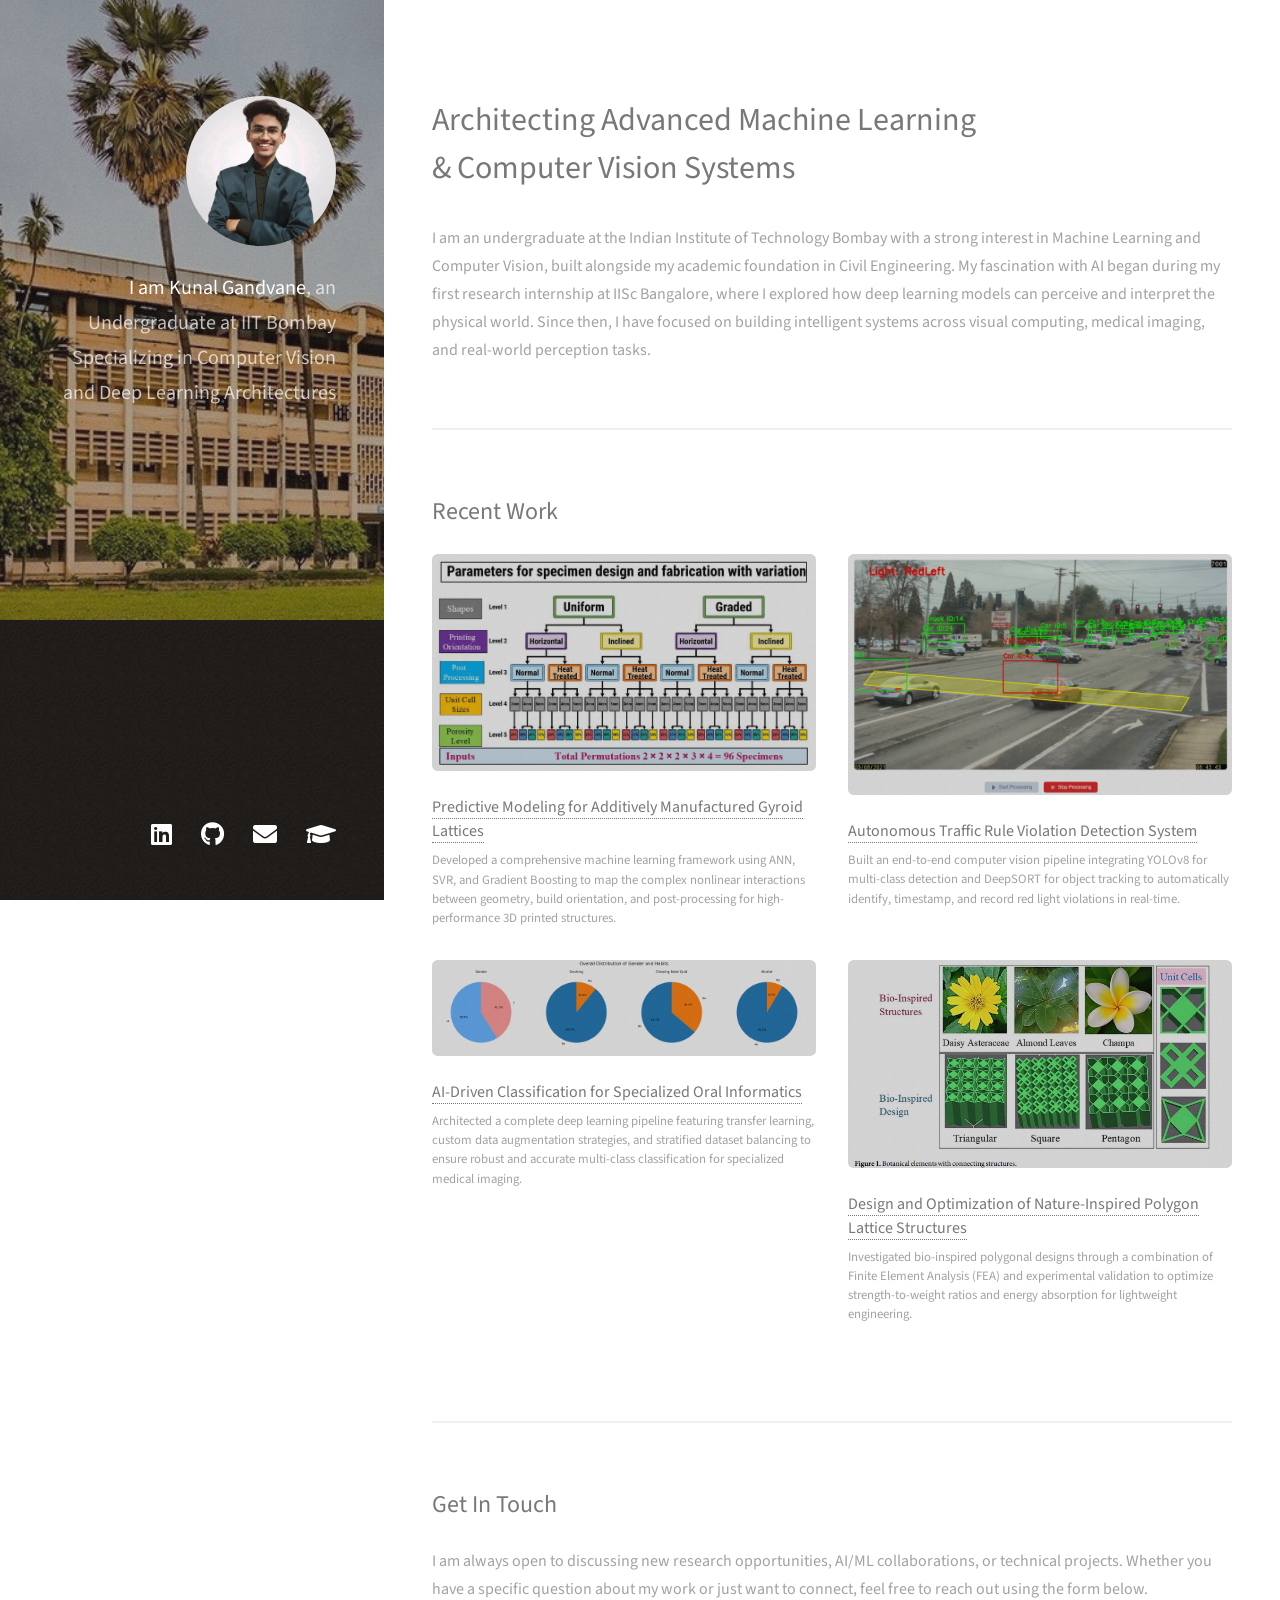
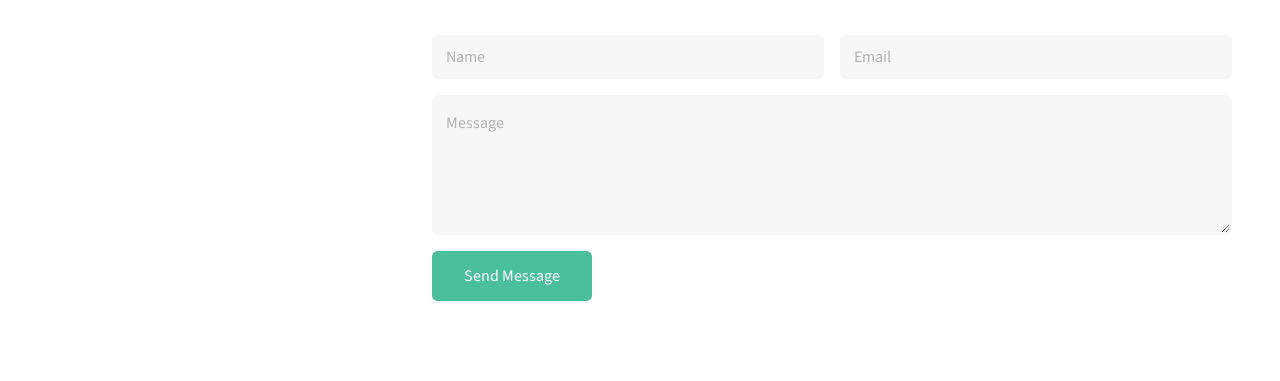
<file: index.html>
<!DOCTYPE HTML>
<!--
	Strata by HTML5 UP
	html5up.net | @ajlkn
	Free for personal and commercial use under the CCA 3.0 license (html5up.net/license)
-->
<html>
	<head>
		<title>Kunal Gandvane | Portfolio</title>
		<meta charset="utf-8" />
		<meta name="viewport" content="width=device-width, initial-scale=1, user-scalable=no" />
		<link rel="stylesheet" href="assets/css/main.css" />

		<!-- Google tag (gtag.js) -->
		<script async src="https://www.googletagmanager.com/gtag/js?id=G-HY4D30PXVF"></script>
		<script>
 		 window.dataLayer = window.dataLayer || [];
 		 function gtag(){dataLayer.push(arguments);}
 		 gtag('js', new Date());

 		 gtag('config', 'G-HY4D30PXVF');
		</script>
	</head>
	<body class="is-preload">

		<!-- Header -->
			<header id="header">
				<div class="inner">
					<a href="#" class="image avatar"><img src="images/avatar.png" alt="" style="width: 150px; height: 150px;" /></a>
					<h1><strong>I am Kunal Gandvane</strong>,<br />
					 an Undergraduate at IIT Bombay<br />
					Specializing in Computer Vision and Deep Learning Architectures</a></h1>
				</div>
			</header>

		<!-- Main -->
			<div id="main">

				<!-- One -->
					<section id="one">
						<header class="major">
							<h2>Architecting Advanced Machine Learning <br /> 
								& Computer Vision Systems</h2>
						</header>
						<p>I am an undergraduate at the Indian Institute of Technology Bombay with a strong interest in Machine Learning and Computer Vision, built alongside my academic foundation in Civil Engineering. My fascination with AI began during my first research internship at IISc Bangalore, where I explored how deep learning models can perceive and interpret the physical world. Since then, I have focused on building intelligent systems across visual computing, medical imaging, and real-world perception tasks.</p>
					</section>

				<!-- Two -->
					<section id="two">
						<h2>Recent Work</h2>
						<div class="row">
							<article class="col-6 col-12-xsmall work-item">
								<a href="images/fulls/winter.png" class="image fit thumb"><img src="images/thumbs/winter.png" alt="Gyroid Lattice Research" /></a>
								<h3><a href="gyroid-project.html">Predictive Modeling for Additively Manufactured Gyroid Lattices</a></h3>
								<p>Developed a comprehensive machine learning framework using ANN, SVR, and Gradient Boosting to map the complex nonlinear interactions between geometry, build orientation, and post-processing for high-performance 3D printed structures.</p>
							</article>

							<article class="col-6 col-12-xsmall work-item">
								<a href="images/fulls/red light.png" class="image fit thumb"><img src="images/thumbs/red light.png" alt="	 Violation Detection" /></a>
								<h3><a href="traffic-project.html">Autonomous Traffic Rule Violation Detection System</a></h3>
								<p>Built an end-to-end computer vision pipeline integrating YOLOv8 for multi-class detection and DeepSORT for object tracking to automatically identify, timestamp, and record red light violations in real-time.</p>
							</article>

							<article class="col-6 col-12-xsmall work-item">
								<a href="images/fulls/oral.png" class="image fit thumb"><img src="images/thumbs/oral.png" alt="Oral Health Analysis" /></a>
								<h3><a href="oral-health-project.html">AI-Driven Classification for Specialized Oral Informatics</a></h3>
								<p>Architected a complete deep learning pipeline featuring transfer learning, custom data augmentation strategies, and stratified dataset balancing to ensure robust and accurate multi-class classification for specialized medical imaging.</p>
							</article>

							<article class="col-6 col-12-xsmall work-item">
								<a href="images/fulls/paper.png" class="image fit thumb"><img src="images/thumbs/paper.png" alt="Lattice Optimization Research" /></a>
								<h3><a href="lattice-optimization.html">Design and Optimization of Nature-Inspired Polygon Lattice Structures</a></h3>
								<p>Investigated bio-inspired polygonal designs through a combination of Finite Element Analysis (FEA) and experimental validation to optimize strength-to-weight ratios and energy absorption for lightweight engineering.</p>
							</article>
						</div>
					</section>

				<!-- Three -->
					<section id="three">
						<h2>Get In Touch</h2>
						<p>I am always open to discussing new research opportunities, AI/ML collaborations, or technical projects. Whether you have a specific question about my work or just want to connect, feel free to reach out using the form below.</p>
						<div class="row">
							<div class="col-12">
								<form action="https://formspree.io/f/mnjwgjro" method="POST">
									<div class="row gtr-uniform gtr-50">
										<div class="col-6 col-12-xsmall">
											<input type="text" name="name" id="name" placeholder="Name" required />
										</div>
										<div class="col-6 col-12-xsmall">
											<input type="email" name="_replyto" id="email" placeholder="Email" required />
										</div>
										<div class="col-12">
											<textarea name="message" id="message" placeholder="Message" rows="4" required></textarea>
										</div>
										<div class="col-12">
											<ul class="actions">
												<li><input type="submit" value="Send Message" class="primary" /></li>
											</ul>
										</div>
									</div>
								</form>
							</div>
						</div>
					</section>

				<!-- Four -->
				<!--
					<section id="four">
						<h2>Elements</h2>

						<section>
							<h4>Text</h4>
							<p>This is <b>bold</b> and this is <strong>strong</strong>. This is <i>italic</i> and this is <em>emphasized</em>.
							This is <sup>superscript</sup> text and this is <sub>subscript</sub> text.
							This is <u>underlined</u> and this is code: <code>for (;;) { ... }</code>. Finally, <a href="#">this is a link</a>.</p>
							<hr />
							<header>
								<h4>Heading with a Subtitle</h4>
								<p>Lorem ipsum dolor sit amet nullam id egestas urna aliquam</p>
							</header>
							<p>Nunc lacinia ante nunc ac lobortis. Interdum adipiscing gravida odio porttitor sem non mi integer non faucibus ornare mi ut ante amet placerat aliquet. Volutpat eu sed ante lacinia sapien lorem accumsan varius montes viverra nibh in adipiscing blandit tempus accumsan.</p>
							<header>
								<h5>Heading with a Subtitle</h5>
								<p>Lorem ipsum dolor sit amet nullam id egestas urna aliquam</p>
							</header>
							<p>Nunc lacinia ante nunc ac lobortis. Interdum adipiscing gravida odio porttitor sem non mi integer non faucibus ornare mi ut ante amet placerat aliquet. Volutpat eu sed ante lacinia sapien lorem accumsan varius montes viverra nibh in adipiscing blandit tempus accumsan.</p>
							<hr />
							<h2>Heading Level 2</h2>
							<h3>Heading Level 3</h3>
							<h4>Heading Level 4</h4>
							<h5>Heading Level 5</h5>
							<h6>Heading Level 6</h6>
							<hr />
							<h5>Blockquote</h5>
							<blockquote>Fringilla nisl. Donec accumsan interdum nisi, quis tincidunt felis sagittis eget tempus euismod. Vestibulum ante ipsum primis in faucibus vestibulum. Blandit adipiscing eu felis iaculis volutpat ac adipiscing accumsan faucibus. Vestibulum ante ipsum primis in faucibus lorem ipsum dolor sit amet nullam adipiscing eu felis.</blockquote>
							<h5>Preformatted</h5>
							<pre><code>i = 0;

while (!deck.isInOrder()) {
print 'Iteration ' + i;
deck.shuffle();
i++;
}

print 'It took ' + i + ' iterations to sort the deck.';</code></pre>
						</section>

						<section>
							<h4>Lists</h4>
							<div class="row">
								<div class="col-6 col-12-xsmall">
									<h5>Unordered</h5>
									<ul>
										<li>Dolor pulvinar etiam magna etiam.</li>
										<li>Sagittis adipiscing lorem eleifend.</li>
										<li>Felis enim feugiat dolore viverra.</li>
									</ul>
									<h5>Alternate</h5>
									<ul class="alt">
										<li>Dolor pulvinar etiam magna etiam.</li>
										<li>Sagittis adipiscing lorem eleifend.</li>
										<li>Felis enim feugiat dolore viverra.</li>
									</ul>
								</div>
								<div class="col-6 col-12-xsmall">
									<h5>Ordered</h5>
									<ol>
										<li>Dolor pulvinar etiam magna etiam.</li>
										<li>Etiam vel felis at lorem sed viverra.</li>
										<li>Felis enim feugiat dolore viverra.</li>
										<li>Dolor pulvinar etiam magna etiam.</li>
										<li>Etiam vel felis at lorem sed viverra.</li>
										<li>Felis enim feugiat dolore viverra.</li>
									</ol>
									<h5>Icons</h5>
									<ul class="icons">
										<li><a href="#" class="icon brands fa-twitter"><span class="label">Twitter</span></a></li>
										<li><a href="#" class="icon brands fa-facebook-f"><span class="label">Facebook</span></a></li>
										<li><a href="#" class="icon brands fa-instagram"><span class="label">Instagram</span></a></li>
										<li><a href="#" class="icon brands fa-github"><span class="label">Github</span></a></li>
										<li><a href="#" class="icon brands fa-dribbble"><span class="label">Dribbble</span></a></li>
										<li><a href="#" class="icon brands fa-tumblr"><span class="label">Tumblr</span></a></li>
									</ul>
								</div>
							</div>
							<h5>Actions</h5>
							<ul class="actions">
								<li><a href="#" class="button primary">Default</a></li>
								<li><a href="#" class="button">Default</a></li>
							</ul>
							<ul class="actions small">
								<li><a href="#" class="button primary small">Small</a></li>
								<li><a href="#" class="button small">Small</a></li>
							</ul>
							<div class="row">
								<div class="col-6 col-12-small">
									<ul class="actions stacked">
										<li><a href="#" class="button primary">Default</a></li>
										<li><a href="#" class="button">Default</a></li>
									</ul>
								</div>
								<div class="col-6 col-12-small">
									<ul class="actions stacked">
										<li><a href="#" class="button primary small">Small</a></li>
										<li><a href="#" class="button small">Small</a></li>
									</ul>
								</div>
								<div class="col-6 col-12-small">
									<ul class="actions stacked">
										<li><a href="#" class="button primary fit">Default</a></li>
										<li><a href="#" class="button fit">Default</a></li>
									</ul>
								</div>
								<div class="col-6 col-12-small">
									<ul class="actions stacked">
										<li><a href="#" class="button primary small fit">Small</a></li>
										<li><a href="#" class="button small fit">Small</a></li>
									</ul>
								</div>
							</div>
						</section>

						<section>
							<h4>Table</h4>
							<h5>Default</h5>
							<div class="table-wrapper">
								<table>
									<thead>
										<tr>
											<th>Name</th>
											<th>Description</th>
											<th>Price</th>
										</tr>
									</thead>
									<tbody>
										<tr>
											<td>Item One</td>
											<td>Ante turpis integer aliquet porttitor.</td>
											<td>29.99</td>
										</tr>
										<tr>
											<td>Item Two</td>
											<td>Vis ac commodo adipiscing arcu aliquet.</td>
											<td>19.99</td>
										</tr>
										<tr>
											<td>Item Three</td>
											<td> Morbi faucibus arcu accumsan lorem.</td>
											<td>29.99</td>
										</tr>
										<tr>
											<td>Item Four</td>
											<td>Vitae integer tempus condimentum.</td>
											<td>19.99</td>
										</tr>
										<tr>
											<td>Item Five</td>
											<td>Ante turpis integer aliquet porttitor.</td>
											<td>29.99</td>
										</tr>
									</tbody>
									<tfoot>
										<tr>
											<td colspan="2"></td>
											<td>100.00</td>
										</tr>
									</tfoot>
								</table>
							</div>

							<h5>Alternate</h5>
							<div class="table-wrapper">
								<table class="alt">
									<thead>
										<tr>
											<th>Name</th>
											<th>Description</th>
											<th>Price</th>
										</tr>
									</thead>
									<tbody>
										<tr>
											<td>Item One</td>
											<td>Ante turpis integer aliquet porttitor.</td>
											<td>29.99</td>
										</tr>
										<tr>
											<td>Item Two</td>
											<td>Vis ac commodo adipiscing arcu aliquet.</td>
											<td>19.99</td>
										</tr>
										<tr>
											<td>Item Three</td>
											<td> Morbi faucibus arcu accumsan lorem.</td>
											<td>29.99</td>
										</tr>
										<tr>
											<td>Item Four</td>
											<td>Vitae integer tempus condimentum.</td>
											<td>19.99</td>
										</tr>
										<tr>
											<td>Item Five</td>
											<td>Ante turpis integer aliquet porttitor.</td>
											<td>29.99</td>
										</tr>
									</tbody>
									<tfoot>
										<tr>
											<td colspan="2"></td>
											<td>100.00</td>
										</tr>
									</tfoot>
								</table>
							</div>
						</section>

						<section>
							<h4>Buttons</h4>
							<ul class="actions">
								<li><a href="#" class="button primary">Primary</a></li>
								<li><a href="#" class="button">Default</a></li>
							</ul>
							<ul class="actions">
								<li><a href="#" class="button large">Large</a></li>
								<li><a href="#" class="button">Default</a></li>
								<li><a href="#" class="button small">Small</a></li>
							</ul>
							<ul class="actions fit">
								<li><a href="#" class="button primary fit">Fit</a></li>
								<li><a href="#" class="button fit">Fit</a></li>
							</ul>
							<ul class="actions fit small">
								<li><a href="#" class="button primary fit small">Fit + Small</a></li>
								<li><a href="#" class="button fit small">Fit + Small</a></li>
							</ul>
							<ul class="actions">
								<li><a href="#" class="button primary icon solid fa-download">Icon</a></li>
								<li><a href="#" class="button icon solid fa-download">Icon</a></li>
							</ul>
							<ul class="actions">
								<li><span class="button primary disabled">Primary</span></li>
								<li><span class="button disabled">Default</span></li>
							</ul>
						</section>

						<section>
							<h4>Form</h4>
							<form method="post" action="#">
								<div class="row gtr-uniform gtr-50">
									<div class="col-6 col-12-xsmall">
										<input type="text" name="demo-name" id="demo-name" value="" placeholder="Name" />
									</div>
									<div class="col-6 col-12-xsmall">
										<input type="email" name="demo-email" id="demo-email" value="" placeholder="Email" />
									</div>
									<div class="col-12">
										<select name="demo-category" id="demo-category">
											<option value="">- Category -</option>
											<option value="1">Manufacturing</option>
											<option value="1">Shipping</option>
											<option value="1">Administration</option>
											<option value="1">Human Resources</option>
										</select>
									</div>
									<div class="col-4 col-12-small">
										<input type="radio" id="demo-priority-low" name="demo-priority" checked>
										<label for="demo-priority-low">Low Priority</label>
									</div>
									<div class="col-4 col-12-small">
										<input type="radio" id="demo-priority-normal" name="demo-priority">
										<label for="demo-priority-normal">Normal Priority</label>
									</div>
									<div class="col-4 col-12-small">
										<input type="radio" id="demo-priority-high" name="demo-priority">
										<label for="demo-priority-high">High Priority</label>
									</div>
									<div class="col-6 col-12-small">
										<input type="checkbox" id="demo-copy" name="demo-copy">
										<label for="demo-copy">Email me a copy of this message</label>
									</div>
									<div class="col-6 col-12-small">
										<input type="checkbox" id="demo-human" name="demo-human" checked>
										<label for="demo-human">I am a human and not a robot</label>
									</div>
									<div class="col-12">
										<textarea name="demo-message" id="demo-message" placeholder="Enter your message" rows="6"></textarea>
									</div>
									<div class="col-12">
										<ul class="actions">
											<li><input type="submit" value="Send Message" class="primary" /></li>
											<li><input type="reset" value="Reset" /></li>
										</ul>
									</div>
								</div>
							</form>
						</section>

						<section>
							<h4>Image</h4>
							<h5>Fit</h5>
							<div class="box alt">
								<div class="row gtr-50 gtr-uniform">
									<div class="col-12"><span class="image fit"><img src="images/fulls/05.jpg" alt="" /></span></div>
									<div class="col-4"><span class="image fit"><img src="images/thumbs/01.jpg" alt="" /></span></div>
									<div class="col-4"><span class="image fit"><img src="images/thumbs/02.jpg" alt="" /></span></div>
									<div class="col-4"><span class="image fit"><img src="images/thumbs/03.jpg" alt="" /></span></div>
									<div class="col-4"><span class="image fit"><img src="images/thumbs/04.jpg" alt="" /></span></div>
									<div class="col-4"><span class="image fit"><img src="images/thumbs/05.jpg" alt="" /></span></div>
									<div class="col-4"><span class="image fit"><img src="images/thumbs/06.jpg" alt="" /></span></div>
									<div class="col-4"><span class="image fit"><img src="images/thumbs/03.jpg" alt="" /></span></div>
									<div class="col-4"><span class="image fit"><img src="images/thumbs/02.jpg" alt="" /></span></div>
									<div class="col-4"><span class="image fit"><img src="images/thumbs/01.jpg" alt="" /></span></div>
								</div>
							</div>
							<h5>Left &amp; Right</h5>
							<p><span class="image left"><img src="images/avatar.jpg" alt="" /></span>Fringilla nisl. Donec accumsan interdum nisi, quis tincidunt felis sagittis eget. tempus euismod. Vestibulum ante ipsum primis in faucibus vestibulum. Blandit adipiscing eu felis iaculis volutpat ac adipiscing accumsan eu faucibus. Integer ac pellentesque praesent tincidunt felis sagittis eget. tempus euismod. Vestibulum ante ipsum primis in faucibus vestibulum. Blandit adipiscing eu felis iaculis volutpat ac adipiscing accumsan eu faucibus. Integer ac pellentesque praesent. Donec accumsan interdum nisi, quis tincidunt felis sagittis eget. tempus euismod. Vestibulum ante ipsum primis in faucibus vestibulum. Blandit adipiscing eu felis iaculis volutpat ac adipiscing accumsan eu faucibus. Integer ac pellentesque praesent tincidunt felis sagittis eget. tempus euismod. Vestibulum ante ipsum primis in faucibus vestibulum. Blandit adipiscing eu felis iaculis volutpat ac adipiscing accumsan eu faucibus. Integer ac pellentesque praesent.</p>
							<p><span class="image right"><img src="images/avatar.jpg" alt="" /></span>Fringilla nisl. Donec accumsan interdum nisi, quis tincidunt felis sagittis eget. tempus euismod. Vestibulum ante ipsum primis in faucibus vestibulum. Blandit adipiscing eu felis iaculis volutpat ac adipiscing accumsan eu faucibus. Integer ac pellentesque praesent tincidunt felis sagittis eget. tempus euismod. Vestibulum ante ipsum primis in faucibus vestibulum. Blandit adipiscing eu felis iaculis volutpat ac adipiscing accumsan eu faucibus. Integer ac pellentesque praesent. Donec accumsan interdum nisi, quis tincidunt felis sagittis eget. tempus euismod. Vestibulum ante ipsum primis in faucibus vestibulum. Blandit adipiscing eu felis iaculis volutpat ac adipiscing accumsan eu faucibus. Integer ac pellentesque praesent tincidunt felis sagittis eget. tempus euismod. Vestibulum ante ipsum primis in faucibus vestibulum. Blandit adipiscing eu felis iaculis volutpat ac adipiscing accumsan eu faucibus. Integer ac pellentesque praesent.</p>
						</section>

					</section>
				-->

			</div>

		<!-- Footer -->
			<footer id="footer">
				<div class="inner">
					<ul class="icons">
						<li style="margin-left: 10px;"><a href="https://www.linkedin.com/in/kunal-gandvane-b28062346/" class="icon brands fa-linkedin"><span class="label">LinkedIn </span></a></li>
						<li style="margin-left: 10px;"><a href="https://github.com/webserver105" class="icon brands fa-github"><span class="label">Github</span></a></li>
						<li style="margin-left: 10px;"><a href="mailto:24b0705@iitb.ac.in" class="icon solid fa-envelope"><span class="label">Email</span></a></li>
						<li style="margin-left: 10px;"><a href="https://scholar.google.com/citations?user=GKqYZaQAAAAJ&hl=en" class="icon solid fa-graduation-cap"><span class="label">Google Scholar</span></a></li>
					</ul>
				</div>
			</footer>

		<!-- Scripts -->
			<script src="assets/js/jquery.min.js"></script>
			<script src="assets/js/jquery.poptrox.min.js"></script>
			<script src="assets/js/browser.min.js"></script>
			<script src="assets/js/breakpoints.min.js"></script>
			<script src="assets/js/util.js"></script>
			<script src="assets/js/main.js"></script>

	</body>
</html>
</file>
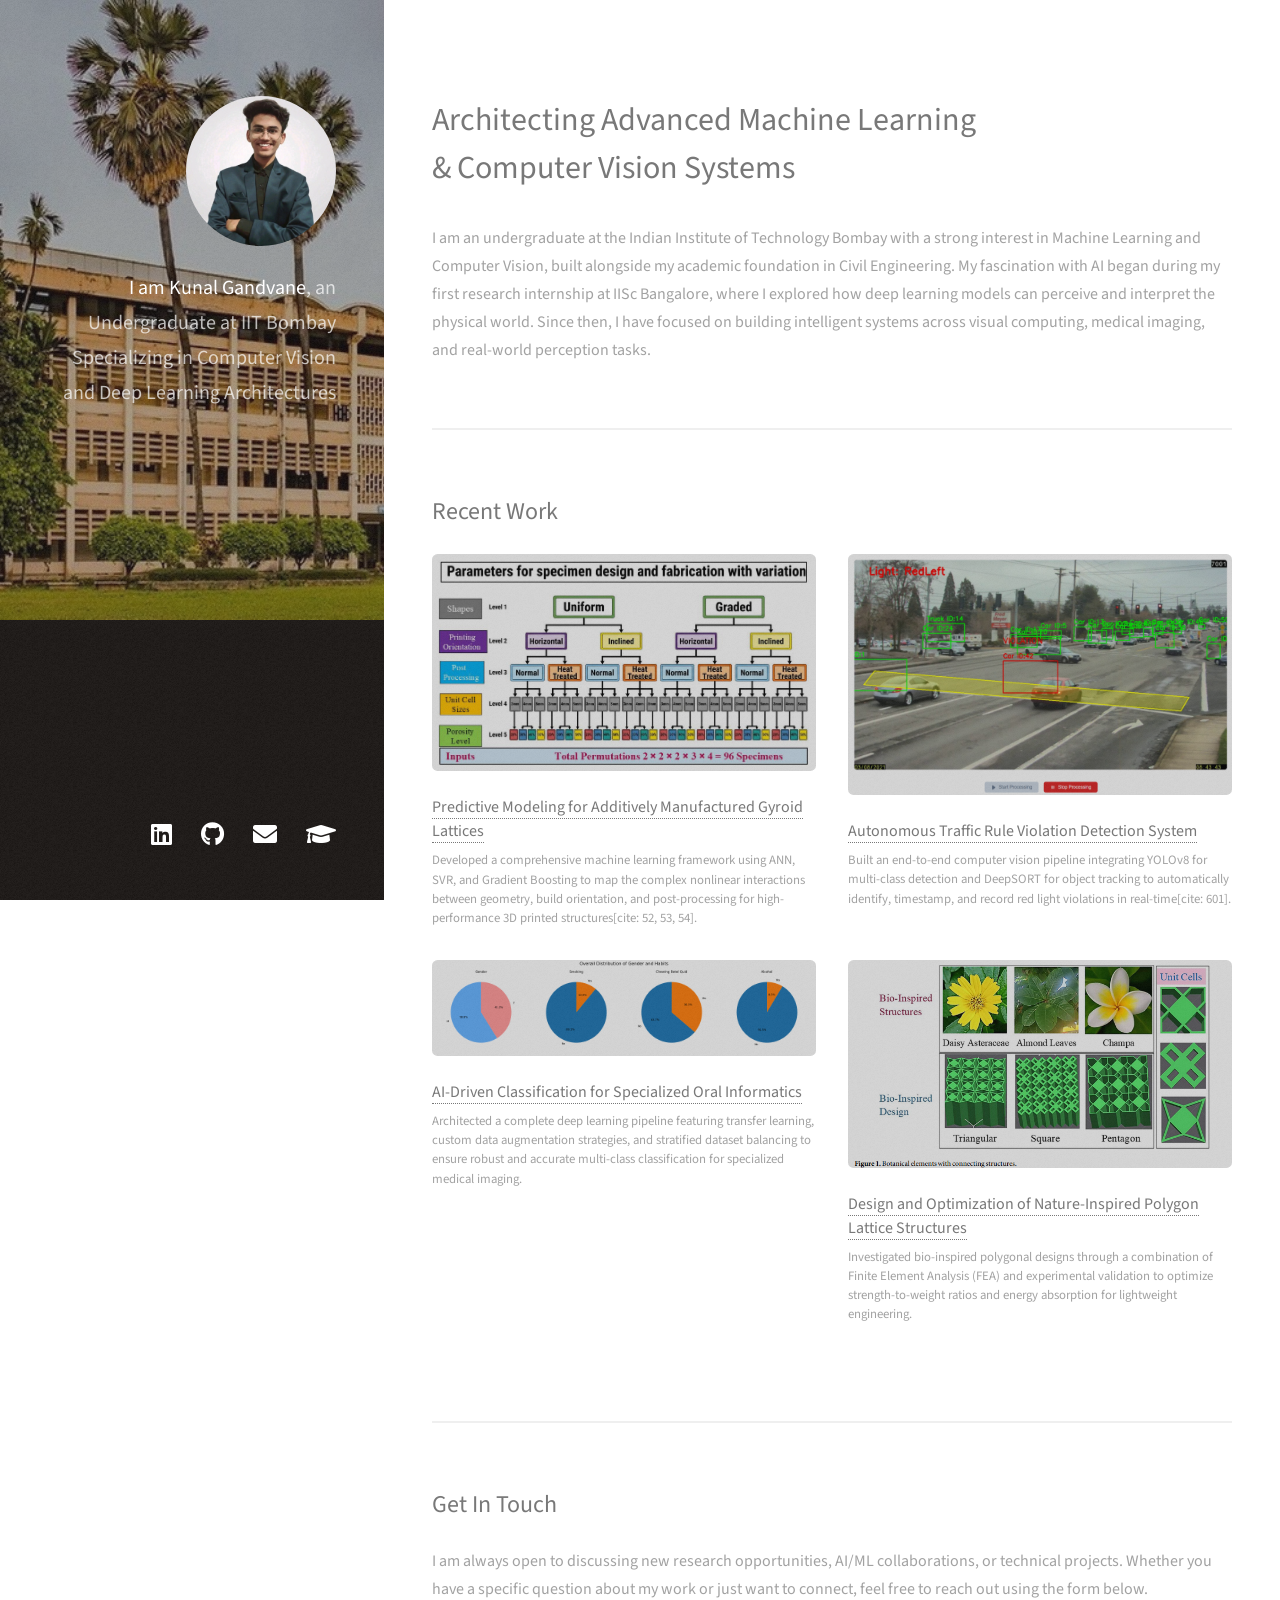
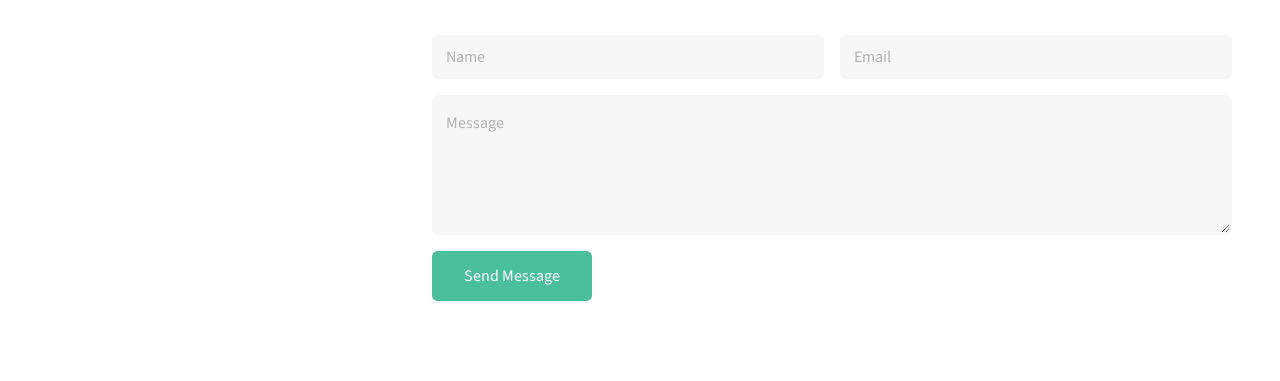
<file: html5up-strata/index.html>
<!DOCTYPE HTML>
<!--
	Strata by HTML5 UP
	html5up.net | @ajlkn
	Free for personal and commercial use under the CCA 3.0 license (html5up.net/license)
-->
<html>
	<head>
		<title>Strata by HTML5 UP</title>
		<meta charset="utf-8" />
		<meta name="viewport" content="width=device-width, initial-scale=1, user-scalable=no" />
		<link rel="stylesheet" href="assets/css/main.css" />
	</head>
	<body class="is-preload">

		<!-- Header -->
			<header id="header">
				<div class="inner">
					<a href="#" class="image avatar"><img src="images/avatar.png" alt="" style="width: 150px; height: 150px;" /></a>
					<h1><strong>I am Kunal Gandvane</strong>,<br />
					 an Undergraduate at IIT Bombay<br />
					Specializing in Computer Vision and Deep Learning Architectures</a></h1>
				</div>
			</header>

		<!-- Main -->
			<div id="main">

				<!-- One -->
					<section id="one">
						<header class="major">
							<h2>Architecting Advanced Machine Learning <br /> 
								& Computer Vision Systems</h2>
						</header>
						<p>I am an undergraduate at the Indian Institute of Technology Bombay with a strong interest in Machine Learning and Computer Vision, built alongside my academic foundation in Civil Engineering. My fascination with AI began during my first research internship at IISc Bangalore, where I explored how deep learning models can perceive and interpret the physical world. Since then, I have focused on building intelligent systems across visual computing, medical imaging, and real-world perception tasks.</p>
					</section>

				<!-- Two -->
					<section id="two">
						<h2>Recent Work</h2>
						<div class="row">
							<article class="col-6 col-12-xsmall work-item">
								<a href="images/fulls/winter.png" class="image fit thumb"><img src="images/thumbs/winter.png" alt="Gyroid Lattice Research" /></a>
								<h3><a href="gyroid-project.html">Predictive Modeling for Additively Manufactured Gyroid Lattices</a></h3>
								<p>Developed a comprehensive machine learning framework using ANN, SVR, and Gradient Boosting to map the complex nonlinear interactions between geometry, build orientation, and post-processing for high-performance 3D printed structures[cite: 52, 53, 54].</p>
							</article>

							<article class="col-6 col-12-xsmall work-item">
								<a href="images/fulls/red light.png" class="image fit thumb"><img src="images/thumbs/red light.png" alt="	 Violation Detection" /></a>
								<h3><a href="traffic-project.html">Autonomous Traffic Rule Violation Detection System</a></h3>
								<p>Built an end-to-end computer vision pipeline integrating YOLOv8 for multi-class detection and DeepSORT for object tracking to automatically identify, timestamp, and record red light violations in real-time[cite: 601].</p>
							</article>

							<article class="col-6 col-12-xsmall work-item">
								<a href="images/fulls/oral.png" class="image fit thumb"><img src="images/thumbs/oral.png" alt="Oral Health Analysis" /></a>
								<h3><a href="oral-health-project.html">AI-Driven Classification for Specialized Oral Informatics</a></h3>
								<p>Architected a complete deep learning pipeline featuring transfer learning, custom data augmentation strategies, and stratified dataset balancing to ensure robust and accurate multi-class classification for specialized medical imaging.</p>
							</article>

							<article class="col-6 col-12-xsmall work-item">
								<a href="images/fulls/paper.png" class="image fit thumb"><img src="images/thumbs/paper.png" alt="Lattice Optimization Research" /></a>
								<h3><a href="lattice-optimization.html">Design and Optimization of Nature-Inspired Polygon Lattice Structures</a></h3>
								<p>Investigated bio-inspired polygonal designs through a combination of Finite Element Analysis (FEA) and experimental validation to optimize strength-to-weight ratios and energy absorption for lightweight engineering.</p>
							</article>
						</div>
					</section>

				<!-- Three -->
					<section id="three">
						<h2>Get In Touch</h2>
						<p>I am always open to discussing new research opportunities, AI/ML collaborations, or technical projects. Whether you have a specific question about my work or just want to connect, feel free to reach out using the form below.</p>
						<div class="row">
							<div class="col-12">
								<form action="https://formspree.io/f/mnjwgjro" method="POST">
									<div class="row gtr-uniform gtr-50">
										<div class="col-6 col-12-xsmall">
											<input type="text" name="name" id="name" placeholder="Name" required />
										</div>
										<div class="col-6 col-12-xsmall">
											<input type="email" name="_replyto" id="email" placeholder="Email" required />
										</div>
										<div class="col-12">
											<textarea name="message" id="message" placeholder="Message" rows="4" required></textarea>
										</div>
										<div class="col-12">
											<ul class="actions">
												<li><input type="submit" value="Send Message" class="primary" /></li>
											</ul>
										</div>
									</div>
								</form>
							</div>
						</div>
					</section>

				<!-- Four -->
				<!--
					<section id="four">
						<h2>Elements</h2>

						<section>
							<h4>Text</h4>
							<p>This is <b>bold</b> and this is <strong>strong</strong>. This is <i>italic</i> and this is <em>emphasized</em>.
							This is <sup>superscript</sup> text and this is <sub>subscript</sub> text.
							This is <u>underlined</u> and this is code: <code>for (;;) { ... }</code>. Finally, <a href="#">this is a link</a>.</p>
							<hr />
							<header>
								<h4>Heading with a Subtitle</h4>
								<p>Lorem ipsum dolor sit amet nullam id egestas urna aliquam</p>
							</header>
							<p>Nunc lacinia ante nunc ac lobortis. Interdum adipiscing gravida odio porttitor sem non mi integer non faucibus ornare mi ut ante amet placerat aliquet. Volutpat eu sed ante lacinia sapien lorem accumsan varius montes viverra nibh in adipiscing blandit tempus accumsan.</p>
							<header>
								<h5>Heading with a Subtitle</h5>
								<p>Lorem ipsum dolor sit amet nullam id egestas urna aliquam</p>
							</header>
							<p>Nunc lacinia ante nunc ac lobortis. Interdum adipiscing gravida odio porttitor sem non mi integer non faucibus ornare mi ut ante amet placerat aliquet. Volutpat eu sed ante lacinia sapien lorem accumsan varius montes viverra nibh in adipiscing blandit tempus accumsan.</p>
							<hr />
							<h2>Heading Level 2</h2>
							<h3>Heading Level 3</h3>
							<h4>Heading Level 4</h4>
							<h5>Heading Level 5</h5>
							<h6>Heading Level 6</h6>
							<hr />
							<h5>Blockquote</h5>
							<blockquote>Fringilla nisl. Donec accumsan interdum nisi, quis tincidunt felis sagittis eget tempus euismod. Vestibulum ante ipsum primis in faucibus vestibulum. Blandit adipiscing eu felis iaculis volutpat ac adipiscing accumsan faucibus. Vestibulum ante ipsum primis in faucibus lorem ipsum dolor sit amet nullam adipiscing eu felis.</blockquote>
							<h5>Preformatted</h5>
							<pre><code>i = 0;

while (!deck.isInOrder()) {
print 'Iteration ' + i;
deck.shuffle();
i++;
}

print 'It took ' + i + ' iterations to sort the deck.';</code></pre>
						</section>

						<section>
							<h4>Lists</h4>
							<div class="row">
								<div class="col-6 col-12-xsmall">
									<h5>Unordered</h5>
									<ul>
										<li>Dolor pulvinar etiam magna etiam.</li>
										<li>Sagittis adipiscing lorem eleifend.</li>
										<li>Felis enim feugiat dolore viverra.</li>
									</ul>
									<h5>Alternate</h5>
									<ul class="alt">
										<li>Dolor pulvinar etiam magna etiam.</li>
										<li>Sagittis adipiscing lorem eleifend.</li>
										<li>Felis enim feugiat dolore viverra.</li>
									</ul>
								</div>
								<div class="col-6 col-12-xsmall">
									<h5>Ordered</h5>
									<ol>
										<li>Dolor pulvinar etiam magna etiam.</li>
										<li>Etiam vel felis at lorem sed viverra.</li>
										<li>Felis enim feugiat dolore viverra.</li>
										<li>Dolor pulvinar etiam magna etiam.</li>
										<li>Etiam vel felis at lorem sed viverra.</li>
										<li>Felis enim feugiat dolore viverra.</li>
									</ol>
									<h5>Icons</h5>
									<ul class="icons">
										<li><a href="#" class="icon brands fa-twitter"><span class="label">Twitter</span></a></li>
										<li><a href="#" class="icon brands fa-facebook-f"><span class="label">Facebook</span></a></li>
										<li><a href="#" class="icon brands fa-instagram"><span class="label">Instagram</span></a></li>
										<li><a href="#" class="icon brands fa-github"><span class="label">Github</span></a></li>
										<li><a href="#" class="icon brands fa-dribbble"><span class="label">Dribbble</span></a></li>
										<li><a href="#" class="icon brands fa-tumblr"><span class="label">Tumblr</span></a></li>
									</ul>
								</div>
							</div>
							<h5>Actions</h5>
							<ul class="actions">
								<li><a href="#" class="button primary">Default</a></li>
								<li><a href="#" class="button">Default</a></li>
							</ul>
							<ul class="actions small">
								<li><a href="#" class="button primary small">Small</a></li>
								<li><a href="#" class="button small">Small</a></li>
							</ul>
							<div class="row">
								<div class="col-6 col-12-small">
									<ul class="actions stacked">
										<li><a href="#" class="button primary">Default</a></li>
										<li><a href="#" class="button">Default</a></li>
									</ul>
								</div>
								<div class="col-6 col-12-small">
									<ul class="actions stacked">
										<li><a href="#" class="button primary small">Small</a></li>
										<li><a href="#" class="button small">Small</a></li>
									</ul>
								</div>
								<div class="col-6 col-12-small">
									<ul class="actions stacked">
										<li><a href="#" class="button primary fit">Default</a></li>
										<li><a href="#" class="button fit">Default</a></li>
									</ul>
								</div>
								<div class="col-6 col-12-small">
									<ul class="actions stacked">
										<li><a href="#" class="button primary small fit">Small</a></li>
										<li><a href="#" class="button small fit">Small</a></li>
									</ul>
								</div>
							</div>
						</section>

						<section>
							<h4>Table</h4>
							<h5>Default</h5>
							<div class="table-wrapper">
								<table>
									<thead>
										<tr>
											<th>Name</th>
											<th>Description</th>
											<th>Price</th>
										</tr>
									</thead>
									<tbody>
										<tr>
											<td>Item One</td>
											<td>Ante turpis integer aliquet porttitor.</td>
											<td>29.99</td>
										</tr>
										<tr>
											<td>Item Two</td>
											<td>Vis ac commodo adipiscing arcu aliquet.</td>
											<td>19.99</td>
										</tr>
										<tr>
											<td>Item Three</td>
											<td> Morbi faucibus arcu accumsan lorem.</td>
											<td>29.99</td>
										</tr>
										<tr>
											<td>Item Four</td>
											<td>Vitae integer tempus condimentum.</td>
											<td>19.99</td>
										</tr>
										<tr>
											<td>Item Five</td>
											<td>Ante turpis integer aliquet porttitor.</td>
											<td>29.99</td>
										</tr>
									</tbody>
									<tfoot>
										<tr>
											<td colspan="2"></td>
											<td>100.00</td>
										</tr>
									</tfoot>
								</table>
							</div>

							<h5>Alternate</h5>
							<div class="table-wrapper">
								<table class="alt">
									<thead>
										<tr>
											<th>Name</th>
											<th>Description</th>
											<th>Price</th>
										</tr>
									</thead>
									<tbody>
										<tr>
											<td>Item One</td>
											<td>Ante turpis integer aliquet porttitor.</td>
											<td>29.99</td>
										</tr>
										<tr>
											<td>Item Two</td>
											<td>Vis ac commodo adipiscing arcu aliquet.</td>
											<td>19.99</td>
										</tr>
										<tr>
											<td>Item Three</td>
											<td> Morbi faucibus arcu accumsan lorem.</td>
											<td>29.99</td>
										</tr>
										<tr>
											<td>Item Four</td>
											<td>Vitae integer tempus condimentum.</td>
											<td>19.99</td>
										</tr>
										<tr>
											<td>Item Five</td>
											<td>Ante turpis integer aliquet porttitor.</td>
											<td>29.99</td>
										</tr>
									</tbody>
									<tfoot>
										<tr>
											<td colspan="2"></td>
											<td>100.00</td>
										</tr>
									</tfoot>
								</table>
							</div>
						</section>

						<section>
							<h4>Buttons</h4>
							<ul class="actions">
								<li><a href="#" class="button primary">Primary</a></li>
								<li><a href="#" class="button">Default</a></li>
							</ul>
							<ul class="actions">
								<li><a href="#" class="button large">Large</a></li>
								<li><a href="#" class="button">Default</a></li>
								<li><a href="#" class="button small">Small</a></li>
							</ul>
							<ul class="actions fit">
								<li><a href="#" class="button primary fit">Fit</a></li>
								<li><a href="#" class="button fit">Fit</a></li>
							</ul>
							<ul class="actions fit small">
								<li><a href="#" class="button primary fit small">Fit + Small</a></li>
								<li><a href="#" class="button fit small">Fit + Small</a></li>
							</ul>
							<ul class="actions">
								<li><a href="#" class="button primary icon solid fa-download">Icon</a></li>
								<li><a href="#" class="button icon solid fa-download">Icon</a></li>
							</ul>
							<ul class="actions">
								<li><span class="button primary disabled">Primary</span></li>
								<li><span class="button disabled">Default</span></li>
							</ul>
						</section>

						<section>
							<h4>Form</h4>
							<form method="post" action="#">
								<div class="row gtr-uniform gtr-50">
									<div class="col-6 col-12-xsmall">
										<input type="text" name="demo-name" id="demo-name" value="" placeholder="Name" />
									</div>
									<div class="col-6 col-12-xsmall">
										<input type="email" name="demo-email" id="demo-email" value="" placeholder="Email" />
									</div>
									<div class="col-12">
										<select name="demo-category" id="demo-category">
											<option value="">- Category -</option>
											<option value="1">Manufacturing</option>
											<option value="1">Shipping</option>
											<option value="1">Administration</option>
											<option value="1">Human Resources</option>
										</select>
									</div>
									<div class="col-4 col-12-small">
										<input type="radio" id="demo-priority-low" name="demo-priority" checked>
										<label for="demo-priority-low">Low Priority</label>
									</div>
									<div class="col-4 col-12-small">
										<input type="radio" id="demo-priority-normal" name="demo-priority">
										<label for="demo-priority-normal">Normal Priority</label>
									</div>
									<div class="col-4 col-12-small">
										<input type="radio" id="demo-priority-high" name="demo-priority">
										<label for="demo-priority-high">High Priority</label>
									</div>
									<div class="col-6 col-12-small">
										<input type="checkbox" id="demo-copy" name="demo-copy">
										<label for="demo-copy">Email me a copy of this message</label>
									</div>
									<div class="col-6 col-12-small">
										<input type="checkbox" id="demo-human" name="demo-human" checked>
										<label for="demo-human">I am a human and not a robot</label>
									</div>
									<div class="col-12">
										<textarea name="demo-message" id="demo-message" placeholder="Enter your message" rows="6"></textarea>
									</div>
									<div class="col-12">
										<ul class="actions">
											<li><input type="submit" value="Send Message" class="primary" /></li>
											<li><input type="reset" value="Reset" /></li>
										</ul>
									</div>
								</div>
							</form>
						</section>

						<section>
							<h4>Image</h4>
							<h5>Fit</h5>
							<div class="box alt">
								<div class="row gtr-50 gtr-uniform">
									<div class="col-12"><span class="image fit"><img src="images/fulls/05.jpg" alt="" /></span></div>
									<div class="col-4"><span class="image fit"><img src="images/thumbs/01.jpg" alt="" /></span></div>
									<div class="col-4"><span class="image fit"><img src="images/thumbs/02.jpg" alt="" /></span></div>
									<div class="col-4"><span class="image fit"><img src="images/thumbs/03.jpg" alt="" /></span></div>
									<div class="col-4"><span class="image fit"><img src="images/thumbs/04.jpg" alt="" /></span></div>
									<div class="col-4"><span class="image fit"><img src="images/thumbs/05.jpg" alt="" /></span></div>
									<div class="col-4"><span class="image fit"><img src="images/thumbs/06.jpg" alt="" /></span></div>
									<div class="col-4"><span class="image fit"><img src="images/thumbs/03.jpg" alt="" /></span></div>
									<div class="col-4"><span class="image fit"><img src="images/thumbs/02.jpg" alt="" /></span></div>
									<div class="col-4"><span class="image fit"><img src="images/thumbs/01.jpg" alt="" /></span></div>
								</div>
							</div>
							<h5>Left &amp; Right</h5>
							<p><span class="image left"><img src="images/avatar.jpg" alt="" /></span>Fringilla nisl. Donec accumsan interdum nisi, quis tincidunt felis sagittis eget. tempus euismod. Vestibulum ante ipsum primis in faucibus vestibulum. Blandit adipiscing eu felis iaculis volutpat ac adipiscing accumsan eu faucibus. Integer ac pellentesque praesent tincidunt felis sagittis eget. tempus euismod. Vestibulum ante ipsum primis in faucibus vestibulum. Blandit adipiscing eu felis iaculis volutpat ac adipiscing accumsan eu faucibus. Integer ac pellentesque praesent. Donec accumsan interdum nisi, quis tincidunt felis sagittis eget. tempus euismod. Vestibulum ante ipsum primis in faucibus vestibulum. Blandit adipiscing eu felis iaculis volutpat ac adipiscing accumsan eu faucibus. Integer ac pellentesque praesent tincidunt felis sagittis eget. tempus euismod. Vestibulum ante ipsum primis in faucibus vestibulum. Blandit adipiscing eu felis iaculis volutpat ac adipiscing accumsan eu faucibus. Integer ac pellentesque praesent.</p>
							<p><span class="image right"><img src="images/avatar.jpg" alt="" /></span>Fringilla nisl. Donec accumsan interdum nisi, quis tincidunt felis sagittis eget. tempus euismod. Vestibulum ante ipsum primis in faucibus vestibulum. Blandit adipiscing eu felis iaculis volutpat ac adipiscing accumsan eu faucibus. Integer ac pellentesque praesent tincidunt felis sagittis eget. tempus euismod. Vestibulum ante ipsum primis in faucibus vestibulum. Blandit adipiscing eu felis iaculis volutpat ac adipiscing accumsan eu faucibus. Integer ac pellentesque praesent. Donec accumsan interdum nisi, quis tincidunt felis sagittis eget. tempus euismod. Vestibulum ante ipsum primis in faucibus vestibulum. Blandit adipiscing eu felis iaculis volutpat ac adipiscing accumsan eu faucibus. Integer ac pellentesque praesent tincidunt felis sagittis eget. tempus euismod. Vestibulum ante ipsum primis in faucibus vestibulum. Blandit adipiscing eu felis iaculis volutpat ac adipiscing accumsan eu faucibus. Integer ac pellentesque praesent.</p>
						</section>

					</section>
				-->

			</div>

		<!-- Footer -->
			<footer id="footer">
				<div class="inner">
					<ul class="icons">
						<li style="margin-left: 10px;"><a href="https://www.linkedin.com/in/kunal-gandvane-b28062346/" class="icon brands fa-linkedin"><span class="label">LinkedIn </span></a></li>
						<li style="margin-left: 10px;"><a href="https://github.com/webserver105" class="icon brands fa-github"><span class="label">Github</span></a></li>
						<li style="margin-left: 10px;"><a href="mailto:24b0705@iitb.ac.in" class="icon solid fa-envelope"><span class="label">Email</span></a></li>
						<li style="margin-left: 10px;"><a href="https://scholar.google.com/citations?user=GKqYZaQAAAAJ&hl=en" class="icon solid fa-graduation-cap"><span class="label">Google Scholar</span></a></li>
					</ul>
				</div>
			</footer>

		<!-- Scripts -->
			<script src="assets/js/jquery.min.js"></script>
			<script src="assets/js/jquery.poptrox.min.js"></script>
			<script src="assets/js/browser.min.js"></script>
			<script src="assets/js/breakpoints.min.js"></script>
			<script src="assets/js/util.js"></script>
			<script src="assets/js/main.js"></script>

	</body>
</html>
</file>
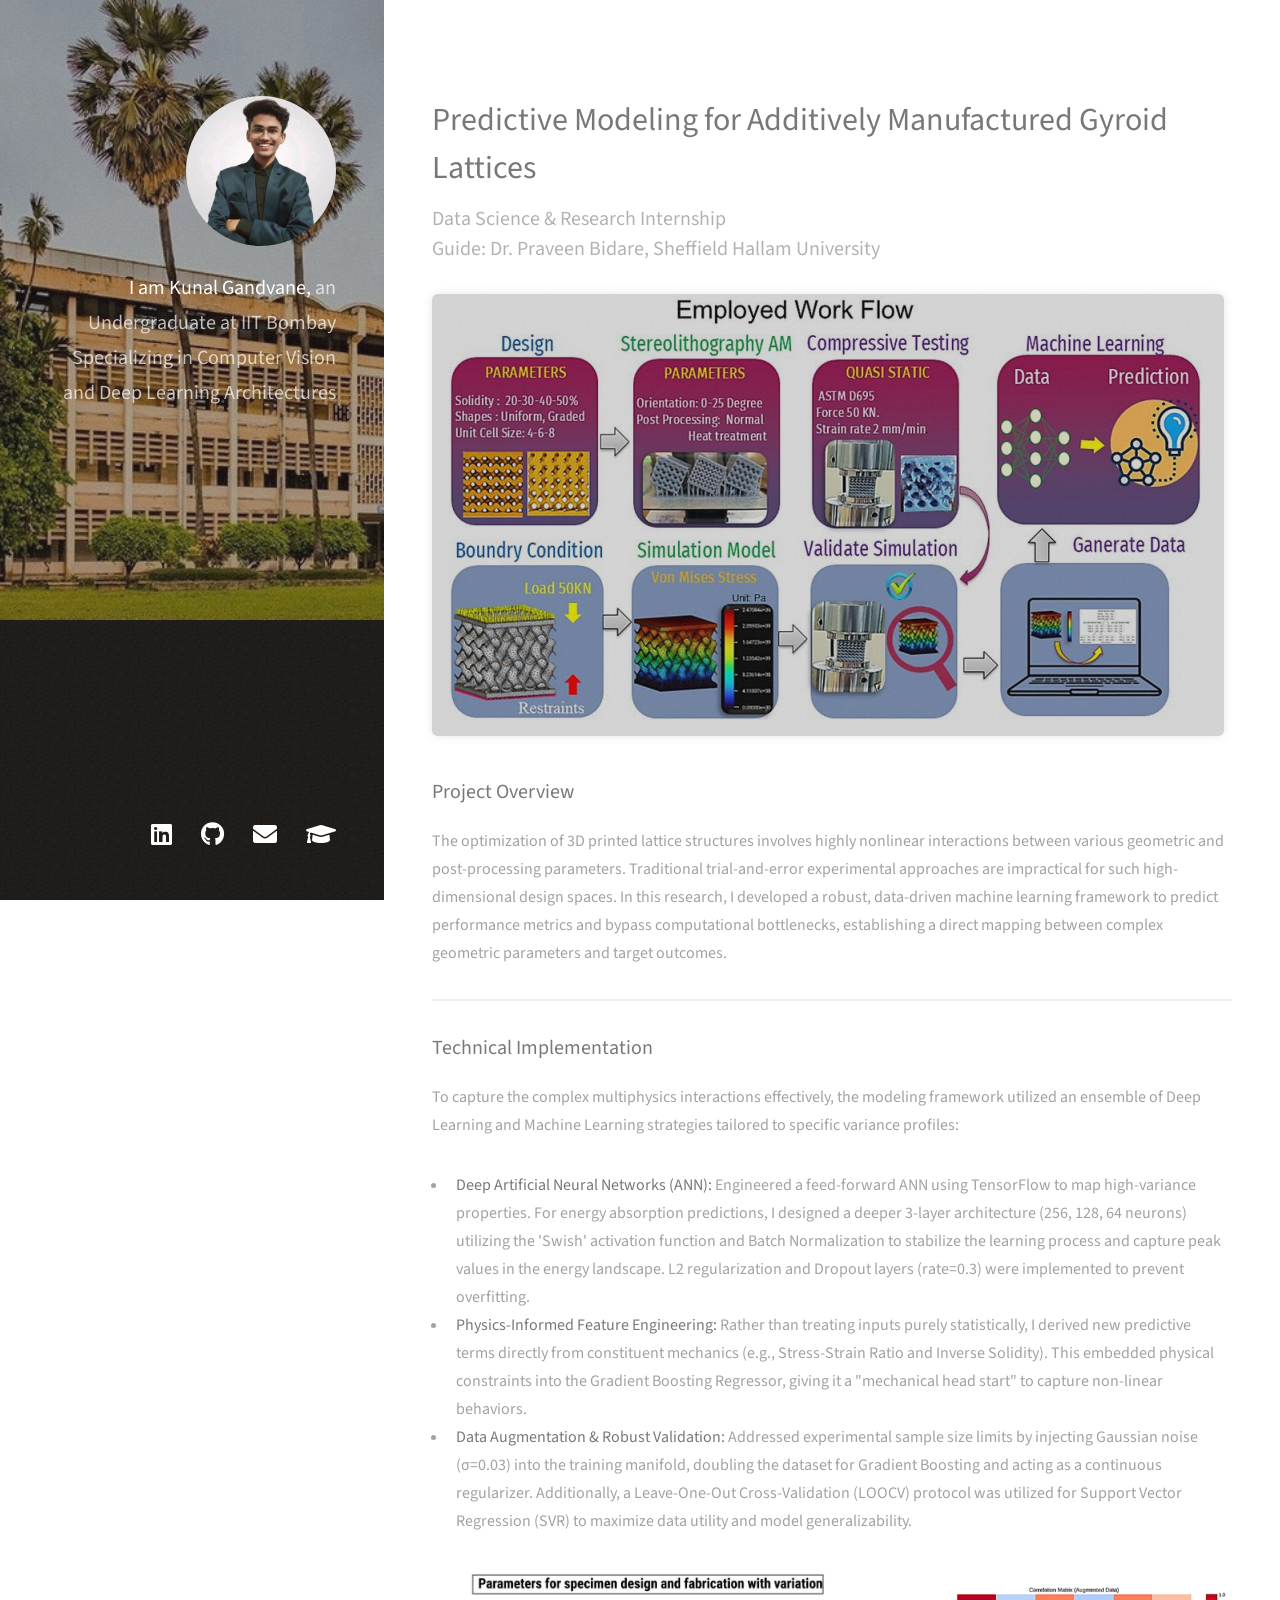
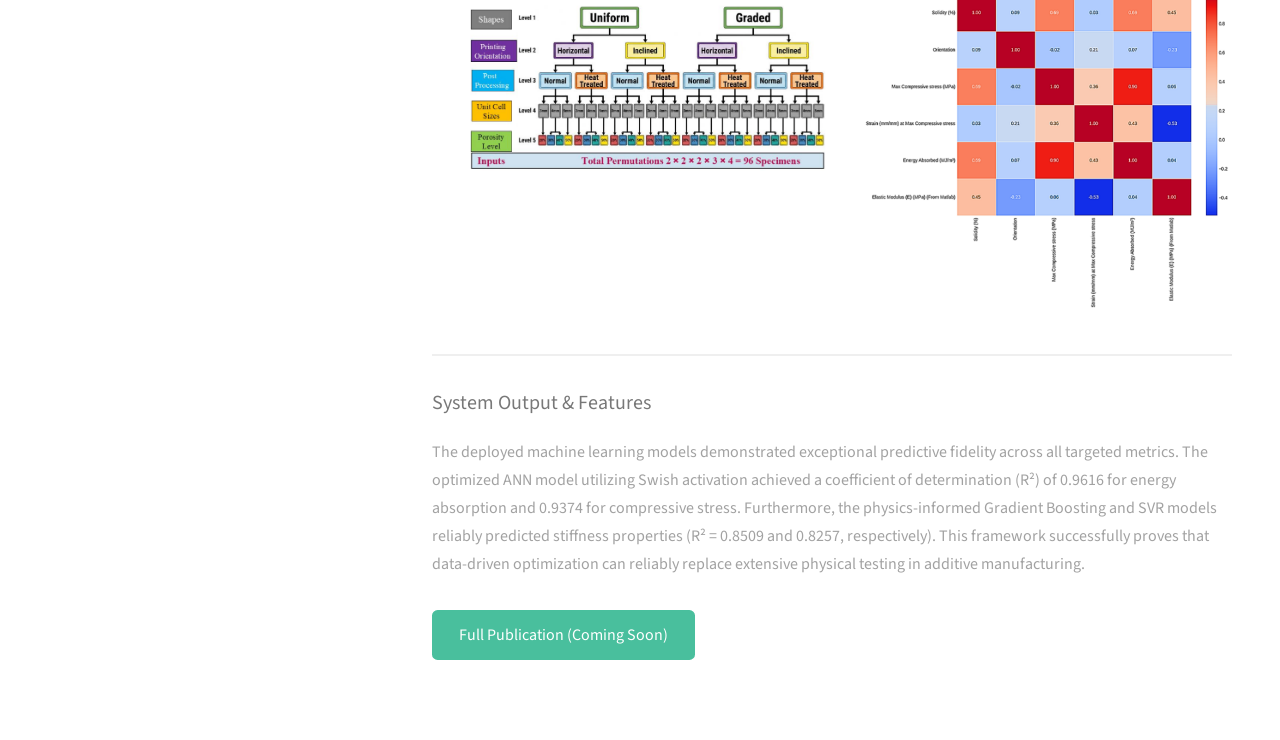
<file: gyroid-project.html>
<!DOCTYPE HTML>
<html>
    <head>
        <title>Predictive Modeling for Gyroid Lattices - Kunal Gandvane</title>
        <meta charset="utf-8" />
        <meta name="viewport" content="width=device-width, initial-scale=1, user-scalable=no" />
        <link rel="stylesheet" href="assets/css/main.css" />
    </head>
    <body class="is-preload">

        <header id="header">
            <div class="inner">
                <a href="index.html" class="image avatar"><img src="images/avatar.png" alt="Kunal Gandvane" style="width: 150px; height: 150px;" /></a>
                <h1><strong>I am Kunal Gandvane,</strong><br />
                an Undergraduate at IIT Bombay<br />
                Specializing in Computer Vision and Deep Learning Architectures</h1>
                <br>
            </div>
        </header>

        <div id="main">
            <section id="one">
                <header class="major">
                    <h2>Predictive Modeling for Additively Manufactured Gyroid Lattices</h2>
                    <p>Data Science & Research Internship<br />
                    Guide: Dr. Praveen Bidare, Sheffield Hallam University</p>
                </header>
                
                <span class="image main" style="margin-bottom: 2em;">
                    <img src="images/gyroid_ml_workflow.png" alt="Machine Learning Workflow for Gyroid Lattices" style="border-radius: 0.35em; box-shadow: 0 0 10px rgba(0,0,0,0.1  );" />
                </span>
                
                <h3>Project Overview</h3>
                <p>The optimization of 3D printed lattice structures involves highly nonlinear interactions between various geometric and post-processing parameters. Traditional trial-and-error experimental approaches are impractical for such high-dimensional design spaces. In this research, I developed a robust, data-driven machine learning framework to predict performance metrics and bypass computational bottlenecks, establishing a direct mapping between complex geometric parameters and target outcomes.</p>
                
                <hr />

                <h3>Technical Implementation</h3>
                <p>To capture the complex multiphysics interactions effectively, the modeling framework utilized an ensemble of Deep Learning and Machine Learning strategies tailored to specific variance profiles:</p>
                
                <ul>
                    <li><strong>Deep Artificial Neural Networks (ANN):</strong> Engineered a feed-forward ANN using TensorFlow to map high-variance properties. For energy absorption predictions, I designed a deeper 3-layer architecture (256, 128, 64 neurons) utilizing the 'Swish' activation function and Batch Normalization to stabilize the learning process and capture peak values in the energy landscape. L2 regularization and Dropout layers (rate=0.3) were implemented to prevent overfitting.</li>
                    <li><strong>Physics-Informed Feature Engineering:</strong> Rather than treating inputs purely statistically, I derived new predictive terms directly from constituent mechanics (e.g., Stress-Strain Ratio and Inverse Solidity). This embedded physical constraints into the Gradient Boosting Regressor, giving it a "mechanical head start" to capture non-linear behaviors.</li>
                    <li><strong>Data Augmentation & Robust Validation:</strong> Addressed experimental sample size limits by injecting Gaussian noise (&sigma;=0.03) into the training manifold, doubling the dataset for Gradient Boosting and acting as a continuous regularizer. Additionally, a Leave-One-Out Cross-Validation (LOOCV) protocol was utilized for Support Vector Regression (SVR) to maximize data utility and model generalizability.</li>
                </ul>

                <div class="row" style="margin: 2em 0;">
                    <div class="col-6 col-12-small">
                        <img src="images/winter.png" alt="ANN Architecture Schematic" style="width: 100%; border-radius: 0.35em;" />
                    </div>
                    <div class="col-6 col-12-small">
                        <img src="images/wint.png" alt="Pearson Correlation Matrix" style="width: 100%; border-radius: 0.35em;" />
                    </div>
                </div>

                <hr />

                <h3>System Output & Features</h3>
                <p>The deployed machine learning models demonstrated exceptional predictive fidelity across all targeted metrics. The optimized ANN model utilizing Swish activation achieved a coefficient of determination (R&sup2;) of 0.9616 for energy absorption and 0.9374 for compressive stress. Furthermore, the physics-informed Gradient Boosting and SVR models reliably predicted stiffness properties (R&sup2; = 0.8509 and 0.8257, respectively). This framework successfully proves that data-driven optimization can reliably replace extensive physical testing in additive manufacturing.</p>

                <ul class="actions">
                    <li><a href="#" class="button primary">Full Publication (Coming Soon)</a></li>
                </ul>
            </section>
        </div>

        <footer id="footer">
				<div class="inner">
				<ul class="icons">
					<li style="margin-left: 10px;"><a href="https://www.linkedin.com/in/kunal-gandvane-b28062346/" class="icon brands fa-linkedin"><span class="label">LinkedIn </span></a></li>
					<li style="margin-left: 10px;"><a href="https://github.com/webserver105" class="icon brands fa-github"><span class="label">Github</span></a></li>
					<li style="margin-left: 10px;"><a href="mailto:24b0705@iitb.ac.in" class="icon solid fa-envelope"><span class="label">Email</span></a></li>
					<li style="margin-left: 10px;"><a href="https://scholar.google.com/citations?user=GKqYZaQAAAAJ&hl=en" class="icon solid fa-graduation-cap"><span class="label">Google Scholar</span></a></li>
				</ul>
			</div>
		</footer>

        <script src="assets/js/jquery.min.js"></script>
        <script src="assets/js/jquery.poptrox.min.js"></script>
        <script src="assets/js/browser.min.js"></script>
        <script src="assets/js/breakpoints.min.js"></script>
        <script src="assets/js/util.js"></script>
        <script src="assets/js/main.js"></script>

    </body>
</html>
</file>
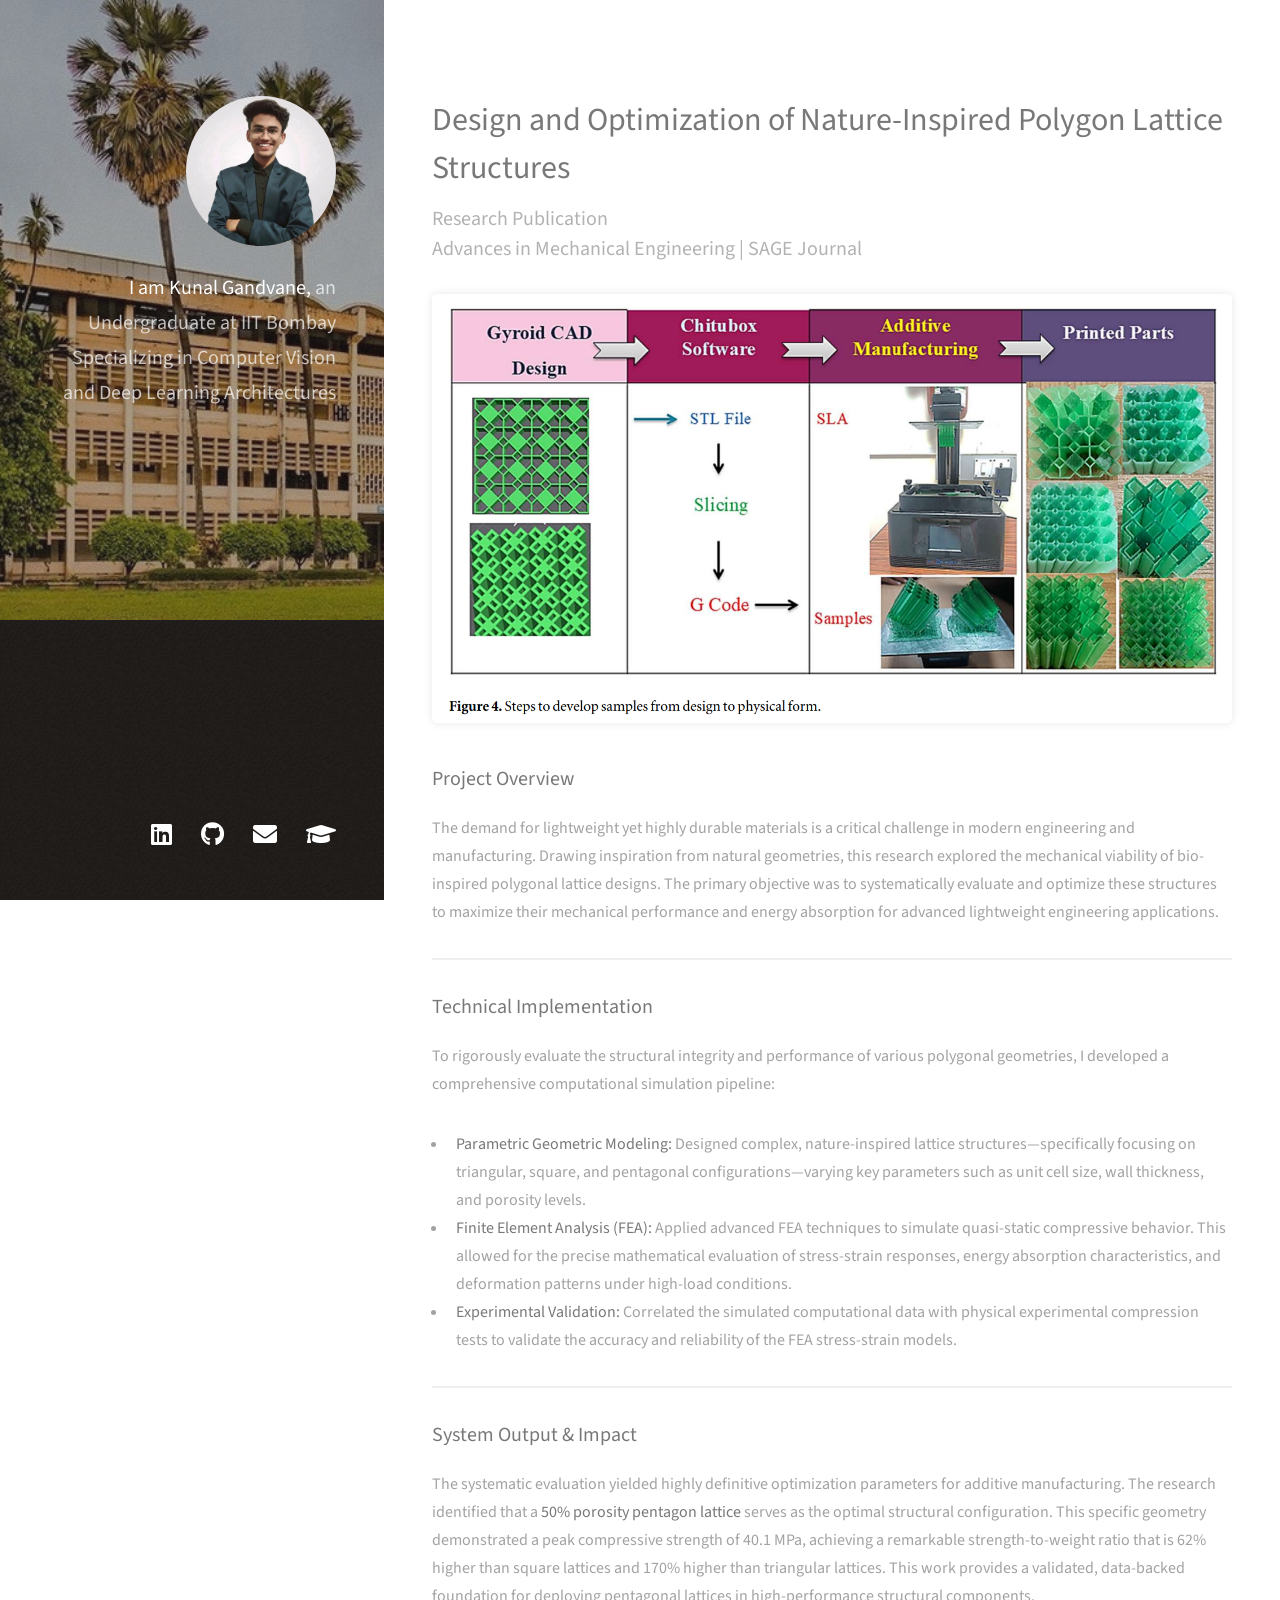
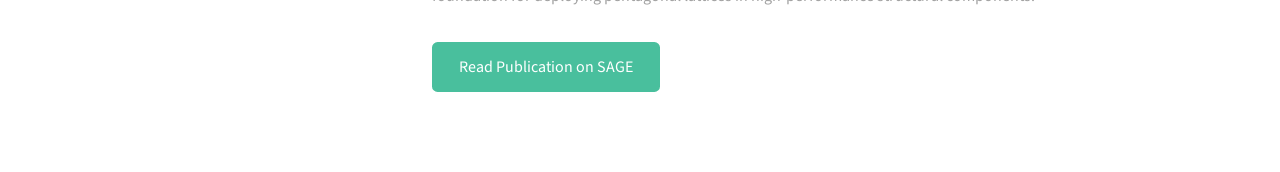
<file: lattice-optimization.html>
<!DOCTYPE HTML>
<html>
    <head>
        <title>Polygon Lattice Optimization - Kunal Gandvane</title>
        <meta charset="utf-8" />
        <meta name="viewport" content="width=device-width, initial-scale=1, user-scalable=no" />
        <link rel="stylesheet" href="assets/css/main.css" />
    </head>
    <body class="is-preload">

        <header id="header">
            <div class="inner">
                <a href="index.html" class="image avatar"><img src="images/avatar.png" alt="Kunal Gandvane" style="width: 150px; height: 150px;" /></a>
                <h1><strong>I am Kunal Gandvane,</strong><br />
                an Undergraduate at IIT Bombay<br />
                Specializing in Computer Vision and Deep Learning Architectures</h1>
                <br>
            </div>
        </header>

        <div id="main">
            <section id="one">
                <header class="major">
                    <h2>Design and Optimization of Nature-Inspired Polygon Lattice Structures</h2>
                    <p>Research Publication<br />
                    Advances in Mechanical Engineering | SAGE Journal</p>
                </header>
                
                <div style="margin-bottom: 2em;">
                    <img src="images/fulls/lattice_full.png" alt="Nature-Inspired Polygon Lattice Optimization" style="width: 100%; border-radius: 0.35em; box-shadow: 0 0 10px rgba(0,0,0,0.1);" />
                </div>
                
                <h3>Project Overview</h3>
                <p>The demand for lightweight yet highly durable materials is a critical challenge in modern engineering and manufacturing. Drawing inspiration from natural geometries, this research explored the mechanical viability of bio-inspired polygonal lattice designs. The primary objective was to systematically evaluate and optimize these structures to maximize their mechanical performance and energy absorption for advanced lightweight engineering applications.</p>
                
                <hr />

                <h3>Technical Implementation</h3>
                <p>To rigorously evaluate the structural integrity and performance of various polygonal geometries, I developed a comprehensive computational simulation pipeline:</p>
                <ul>
                    <li><strong>Parametric Geometric Modeling:</strong> Designed complex, nature-inspired lattice structures—specifically focusing on triangular, square, and pentagonal configurations—varying key parameters such as unit cell size, wall thickness, and porosity levels.</li>
                    <li><strong>Finite Element Analysis (FEA):</strong> Applied advanced FEA techniques to simulate quasi-static compressive behavior. This allowed for the precise mathematical evaluation of stress-strain responses, energy absorption characteristics, and deformation patterns under high-load conditions.</li>
                    <li><strong>Experimental Validation:</strong> Correlated the simulated computational data with physical experimental compression tests to validate the accuracy and reliability of the FEA stress-strain models.</li>
                </ul>

                <hr />

                <h3>System Output & Impact</h3>
                <p>The systematic evaluation yielded highly definitive optimization parameters for additive manufacturing. The research identified that a <strong>50% porosity pentagon lattice</strong> serves as the optimal structural configuration. This specific geometry demonstrated a peak compressive strength of 40.1 MPa, achieving a remarkable strength-to-weight ratio that is 62% higher than square lattices and 170% higher than triangular lattices. This work provides a validated, data-backed foundation for deploying pentagonal lattices in high-performance structural components.</p>

                <ul class="actions">
                    <li><a href="https://doi.org/10.1088/2053-1591/ae28bd" target="_blank" class="button primary">Read Publication on SAGE</a></li>
                </ul>
            </section>
        </div>

        <footer id="footer">
			<div class="inner">
				<ul class="icons">
					<li style="margin-left: 10px;"><a href="https://www.linkedin.com/in/kunal-gandvane-b28062346/" class="icon brands fa-linkedin"><span class="label">LinkedIn </span></a></li>
					<li style="margin-left: 10px;"><a href="https://github.com/webserver105" class="icon brands fa-github"><span class="label">Github</span></a></li>
					<li style="margin-left: 10px;"><a href="mailto:24b0705@iitb.ac.in" class="icon solid fa-envelope"><span class="label">Email</span></a></li>
					<li style="margin-left: 10px;"><a href="https://scholar.google.com/citations?user=GKqYZaQAAAAJ&hl=en" class="icon solid fa-graduation-cap"><span class="label">Google Scholar</span></a></li>
				</ul>
			</div>
		</footer>

        <script src="assets/js/jquery.min.js"></script>
        <script src="assets/js/jquery.poptrox.min.js"></script>
        <script src="assets/js/browser.min.js"></script>
        <script src="assets/js/breakpoints.min.js"></script>
        <script src="assets/js/util.js"></script>
        <script src="assets/js/main.js"></script>

    </body>
</html>
</file>
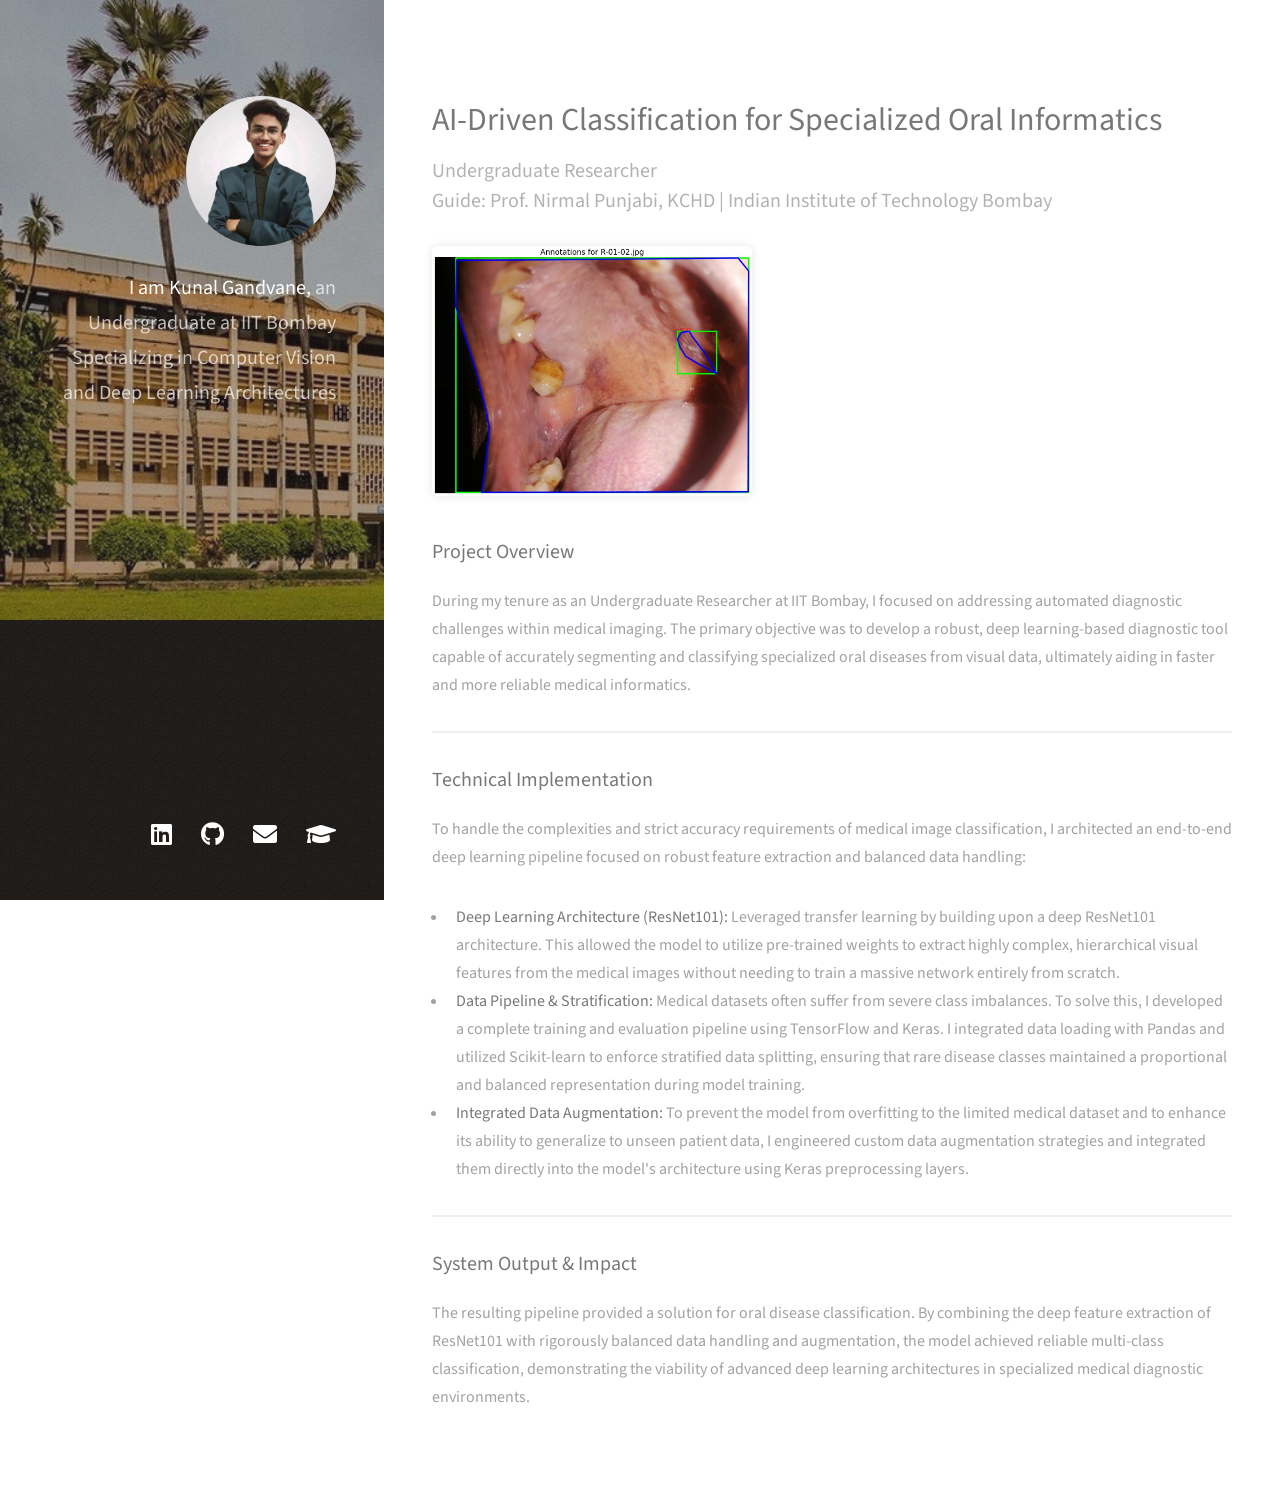
<file: oral-health-project.html>
<!DOCTYPE HTML>
<html>
    <head>
        <title>Oral Health AI Classification - Kunal Gandvane</title>
        <meta charset="utf-8" />
        <meta name="viewport" content="width=device-width, initial-scale=1, user-scalable=no" />
        <link rel="stylesheet" href="assets/css/main.css" />
    </head>
    <body class="is-preload">

        <header id="header">
            <div class="inner">
                <a href="index.html" class="image avatar"><img src="images/avatar.png" alt="Kunal Gandvane" style="width: 150px; height: 150px;" /></a>
                <h1><strong>I am Kunal Gandvane,</strong><br />
                an Undergraduate at IIT Bombay<br />
                Specializing in Computer Vision and Deep Learning Architectures</h1>
                <br>
            </div>
        </header>

        <div id="main">
            <section id="one">
                <header class="major">
                    <h2>AI-Driven Classification for Specialized Oral Informatics</h2>
                    <p>Undergraduate Researcher<br />
                    Guide: Prof. Nirmal Punjabi, KCHD | Indian Institute of Technology Bombay</p>
                </header>
                
                <div style="margin-bottom: 2em;">
                    <img src="images/fulls/annotated_R-01-02.jpg" alt="Oral Health Image Classification Pipeline" style="width: 40%; border-radius: 0.35em; box-shadow: 0 0 10px rgba(0,0,0,0.1);" />
                </div>
                
                <h3>Project Overview</h3>
                <p>During my tenure as an Undergraduate Researcher at IIT Bombay, I focused on addressing automated diagnostic challenges within medical imaging. The primary objective was to develop a robust, deep learning-based diagnostic tool capable of accurately segmenting and classifying specialized oral diseases from visual data, ultimately aiding in faster and more reliable medical informatics.</p>
                
                <hr />

                <h3>Technical Implementation</h3>
                <p>To handle the complexities and strict accuracy requirements of medical image classification, I architected an end-to-end deep learning pipeline focused on robust feature extraction and balanced data handling:</p>
                <ul>
                    <li><strong>Deep Learning Architecture (ResNet101):</strong> Leveraged transfer learning by building upon a deep ResNet101 architecture. This allowed the model to utilize pre-trained weights to extract highly complex, hierarchical visual features from the medical images without needing to train a massive network entirely from scratch.</li>
                    <li><strong>Data Pipeline & Stratification:</strong> Medical datasets often suffer from severe class imbalances. To solve this, I developed a complete training and evaluation pipeline using TensorFlow and Keras. I integrated data loading with Pandas and utilized Scikit-learn to enforce stratified data splitting, ensuring that rare disease classes maintained a proportional and balanced representation during model training.</li>
                    <li><strong>Integrated Data Augmentation:</strong> To prevent the model from overfitting to the limited medical dataset and to enhance its ability to generalize to unseen patient data, I engineered custom data augmentation strategies and integrated them directly into the model's architecture using Keras preprocessing layers.</li>
                </ul>

                <hr />

                <h3>System Output & Impact</h3>
                <p>The resulting pipeline provided a solution for oral disease classification. By combining the deep feature extraction of ResNet101 with rigorously balanced data handling and augmentation, the model achieved reliable multi-class classification, demonstrating the viability of advanced deep learning architectures in specialized medical diagnostic environments.</p>

            </section>
        </div>

        <footer id="footer">
			<div class="inner">
				<ul class="icons">
					<li style="margin-left: 10px;"><a href="https://www.linkedin.com/in/kunal-gandvane-b28062346/" class="icon brands fa-linkedin"><span class="label">LinkedIn </span></a></li>
					<li style="margin-left: 10px;"><a href="https://github.com/webserver105" class="icon brands fa-github"><span class="label">Github</span></a></li>
					<li style="margin-left: 10px;"><a href="mailto:24b0705@iitb.ac.in" class="icon solid fa-envelope"><span class="label">Email</span></a></li>
					<li style="margin-left: 10px;"><a href="https://scholar.google.com/citations?user=GKqYZaQAAAAJ&hl=en" class="icon solid fa-graduation-cap"><span class="label">Google Scholar</span></a></li>
				</ul>
			</div>
		</footer>

        <script src="assets/js/jquery.min.js"></script>
        <script src="assets/js/jquery.poptrox.min.js"></script>
        <script src="assets/js/browser.min.js"></script>
        <script src="assets/js/breakpoints.min.js"></script>
        <script src="assets/js/util.js"></script>
        <script src="assets/js/main.js"></script>

    </body>
</html>
</file>
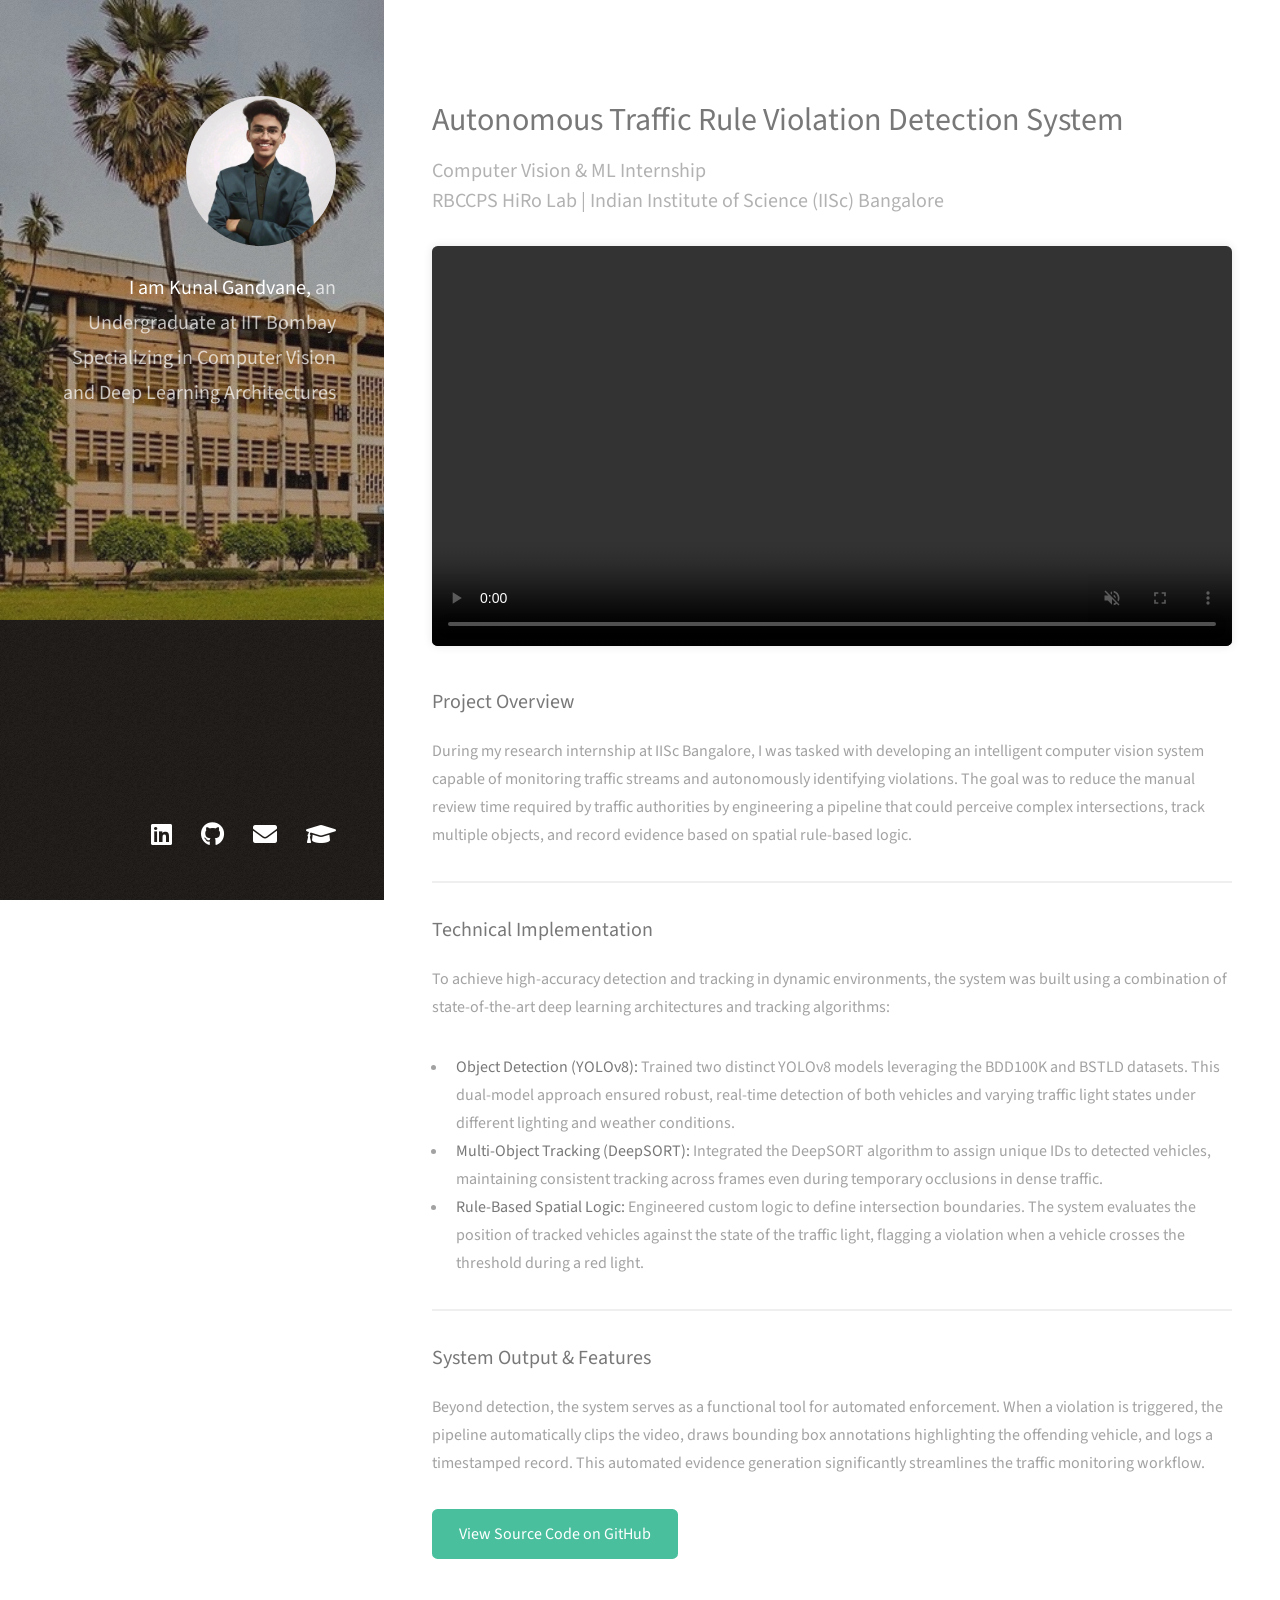
<file: traffic-project.html>
<!DOCTYPE HTML>
<html>
    <head>
        <title>Traffic Violation Detection - Kunal Gandvane</title>
        <meta charset="utf-8" />
        <meta name="viewport" content="width=device-width, initial-scale=1, user-scalable=no" />
        <link rel="stylesheet" href="assets/css/main.css" />
    </head>
    <body class="is-preload">

        <header id="header">
            <div class="inner">
                <a href="index.html" class="image avatar"><img src="images/avatar.png" alt="Kunal Gandvane" alt="" style="width: 150px; height: 150px;" /></a>
                <h1><strong>I am Kunal Gandvane,</strong><br />
                an Undergraduate at IIT Bombay<br />
                Specializing in Computer Vision and Deep Learning Architectures</h1>
                <br>
            </div>
        </header>

        <div id="main">
            <section id="one">
                <header class="major">
                    <h2>Autonomous Traffic Rule Violation Detection System</h2>
                    <p>Computer Vision & ML Internship<br />
                    RBCCPS HiRo Lab | Indian Institute of Science (IISc) Bangalore</p>
                </header>
                
                <div style="margin-bottom: 2em;">
                    <video width="100%" controls autoplay muted loop style="border-radius: 0.35em; box-shadow: 0 0 10px rgba(0,0,0,0.1);">
                        <source src="images/demo4_result.mp4" type="video/mp4">
                        Your browser does not support the video tag.
                    </video>
                </div>
                
                <h3>Project Overview</h3>
                <p>During my research internship at IISc Bangalore, I was tasked with developing an intelligent computer vision system capable of monitoring traffic streams and autonomously identifying violations. The goal was to reduce the manual review time required by traffic authorities by engineering a pipeline that could perceive complex intersections, track multiple objects, and record evidence based on spatial rule-based logic.</p>
                
                <hr />

                <h3>Technical Implementation</h3>
                <p>To achieve high-accuracy detection and tracking in dynamic environments, the system was built using a combination of state-of-the-art deep learning architectures and tracking algorithms:</p>
                <ul>
                    <li><strong>Object Detection (YOLOv8):</strong> Trained two distinct YOLOv8 models leveraging the BDD100K and BSTLD datasets. This dual-model approach ensured robust, real-time detection of both vehicles and varying traffic light states under different lighting and weather conditions.</li>
                    <li><strong>Multi-Object Tracking (DeepSORT):</strong> Integrated the DeepSORT algorithm to assign unique IDs to detected vehicles, maintaining consistent tracking across frames even during temporary occlusions in dense traffic.</li>
                    <li><strong>Rule-Based Spatial Logic:</strong> Engineered custom logic to define intersection boundaries. The system evaluates the position of tracked vehicles against the state of the traffic light, flagging a violation when a vehicle crosses the threshold during a red light.</li>
                </ul>

                <hr />

                <h3>System Output & Features</h3>
                <p>Beyond detection, the system serves as a functional tool for automated enforcement. When a violation is triggered, the pipeline automatically clips the video, draws bounding box annotations highlighting the offending vehicle, and logs a timestamped record. This automated evidence generation significantly streamlines the traffic monitoring workflow.</p>

                <ul class="actions">
                    <li><a href="https://github.com/webserver105/Red_Light_Violation_Detection" target="_blank" class="button primary">View Source Code on GitHub</a></li>
                </ul>
            </section>
        </div>

        <footer id="footer">
			<div class="inner">
				<ul class="icons">
					<li style="margin-left: 10px;"><a href="https://www.linkedin.com/in/kunal-gandvane-b28062346/" class="icon brands fa-linkedin"><span class="label">LinkedIn </span></a></li>
					<li style="margin-left: 10px;"><a href="https://github.com/webserver105" class="icon brands fa-github"><span class="label">Github</span></a></li>
					<li style="margin-left: 10px;"><a href="mailto:24b0705@iitb.ac.in" class="icon solid fa-envelope"><span class="label">Email</span></a></li>
					<li style="margin-left: 10px;"><a href="https://scholar.google.com/citations?user=GKqYZaQAAAAJ&hl=en" class="icon solid fa-graduation-cap"><span class="label">Google Scholar</span></a></li>
				</ul>
			</div>
		</footer>

        <script src="assets/js/jquery.min.js"></script>
        <script src="assets/js/jquery.poptrox.min.js"></script>
        <script src="assets/js/browser.min.js"></script>
        <script src="assets/js/breakpoints.min.js"></script>
        <script src="assets/js/util.js"></script>
        <script src="assets/js/main.js"></script>

    </body>
</html>
</file>
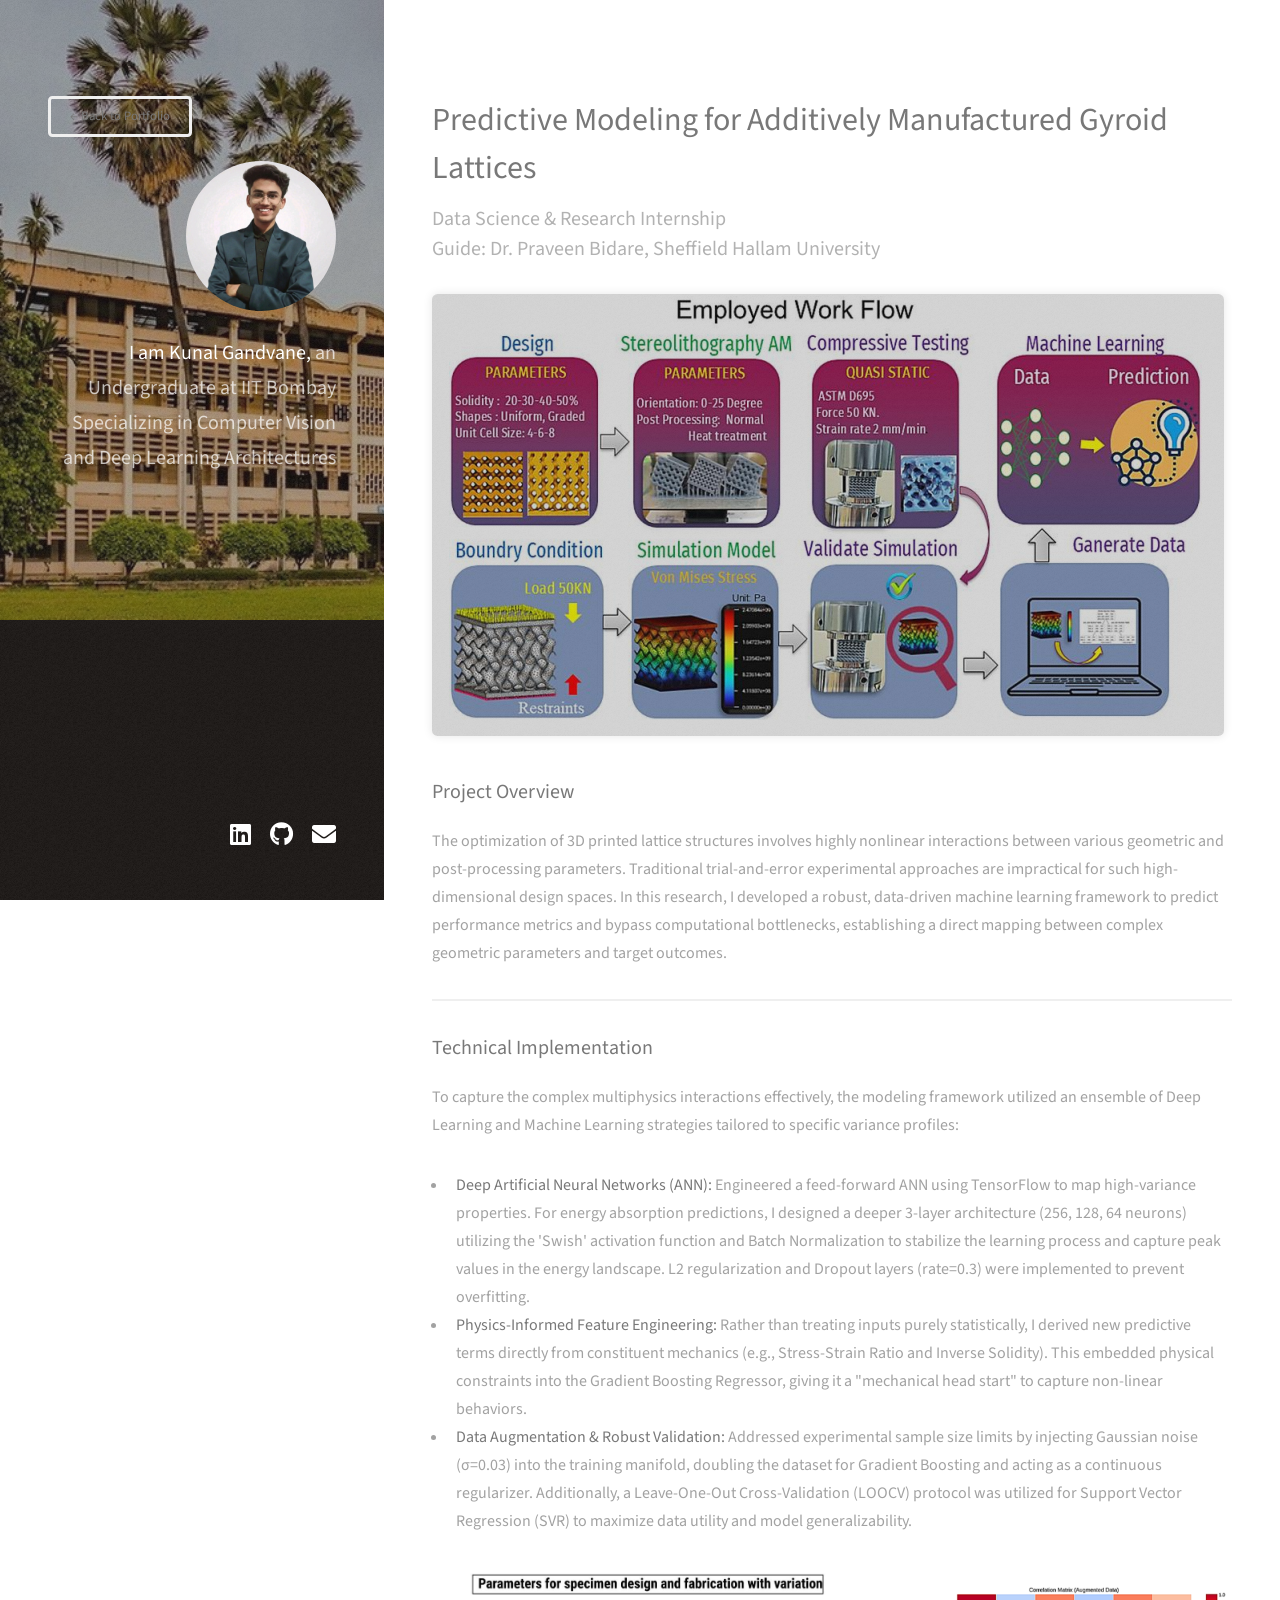
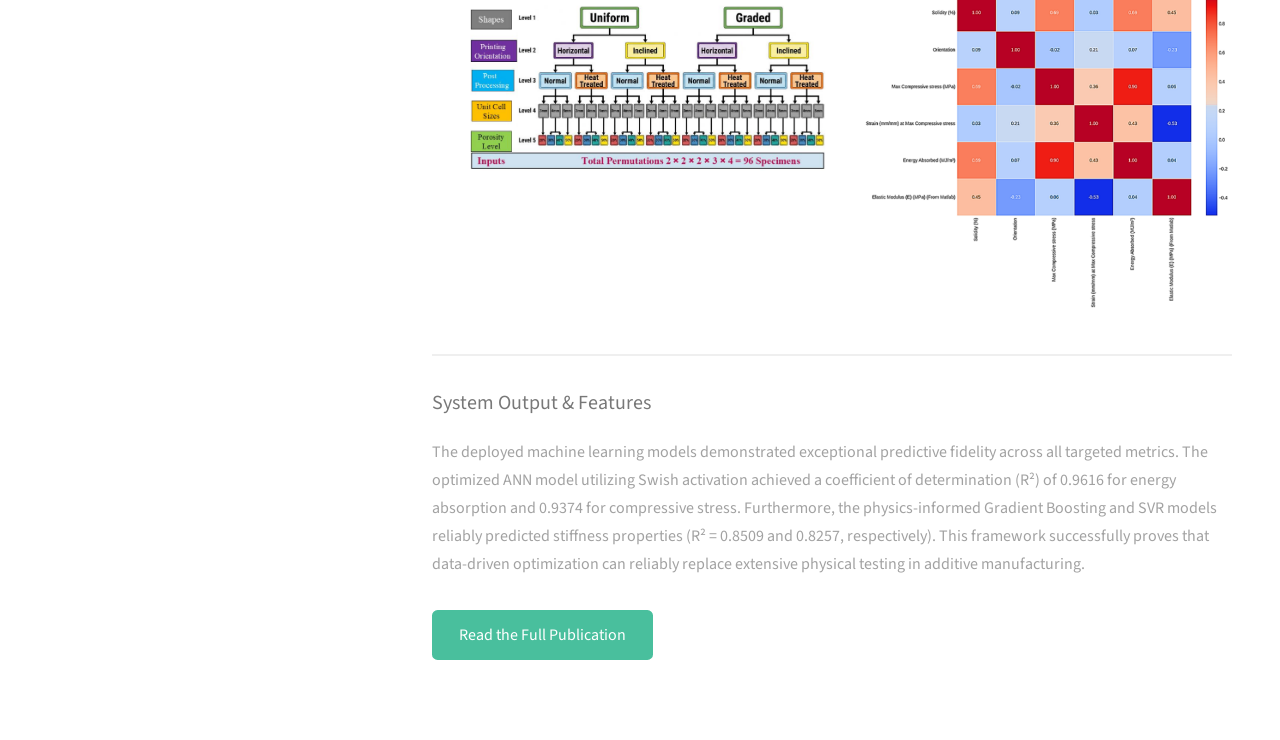
<file: html5up-strata/gyroid-project.html>
<!DOCTYPE HTML>
<html>
    <head>
        <title>Predictive Modeling for Gyroid Lattices - Kunal Gandvane</title>
        <meta charset="utf-8" />
        <meta name="viewport" content="width=device-width, initial-scale=1, user-scalable=no" />
        <link rel="stylesheet" href="assets/css/main.css" />
    </head>
    <body class="is-preload">

        <header id="header">
            <div class="inner">
                <ul class="actions" style="margin-bottom: 1.5em;">
                    <li><a href="index.html" class="button small">← Back to Portfolio</a></li>
                </ul>
                <a href="index.html" class="image avatar"><img src="images/avatar.png" alt="Kunal Gandvane" style="width: 150px; height: 150px;" /></a>
                <h1><strong>I am Kunal Gandvane,</strong><br />
                an Undergraduate at IIT Bombay<br />
                Specializing in Computer Vision and Deep Learning Architectures</h1>
                <br>
            </div>
        </header>

        <div id="main">
            <section id="one">
                <header class="major">
                    <h2>Predictive Modeling for Additively Manufactured Gyroid Lattices</h2>
                    <p>Data Science & Research Internship<br />
                    Guide: Dr. Praveen Bidare, Sheffield Hallam University</p>
                </header>
                
                <span class="image main" style="margin-bottom: 2em;">
                    <img src="images/gyroid_ml_workflow.png" alt="Machine Learning Workflow for Gyroid Lattices" style="border-radius: 0.35em; box-shadow: 0 0 10px rgba(0,0,0,0.1  );" />
                </span>
                
                <h3>Project Overview</h3>
                <p>The optimization of 3D printed lattice structures involves highly nonlinear interactions between various geometric and post-processing parameters. Traditional trial-and-error experimental approaches are impractical for such high-dimensional design spaces. In this research, I developed a robust, data-driven machine learning framework to predict performance metrics and bypass computational bottlenecks, establishing a direct mapping between complex geometric parameters and target outcomes.</p>
                
                <hr />

                <h3>Technical Implementation</h3>
                <p>To capture the complex multiphysics interactions effectively, the modeling framework utilized an ensemble of Deep Learning and Machine Learning strategies tailored to specific variance profiles:</p>
                
                <ul>
                    <li><strong>Deep Artificial Neural Networks (ANN):</strong> Engineered a feed-forward ANN using TensorFlow to map high-variance properties. For energy absorption predictions, I designed a deeper 3-layer architecture (256, 128, 64 neurons) utilizing the 'Swish' activation function and Batch Normalization to stabilize the learning process and capture peak values in the energy landscape. L2 regularization and Dropout layers (rate=0.3) were implemented to prevent overfitting.</li>
                    <li><strong>Physics-Informed Feature Engineering:</strong> Rather than treating inputs purely statistically, I derived new predictive terms directly from constituent mechanics (e.g., Stress-Strain Ratio and Inverse Solidity). This embedded physical constraints into the Gradient Boosting Regressor, giving it a "mechanical head start" to capture non-linear behaviors.</li>
                    <li><strong>Data Augmentation & Robust Validation:</strong> Addressed experimental sample size limits by injecting Gaussian noise (&sigma;=0.03) into the training manifold, doubling the dataset for Gradient Boosting and acting as a continuous regularizer. Additionally, a Leave-One-Out Cross-Validation (LOOCV) protocol was utilized for Support Vector Regression (SVR) to maximize data utility and model generalizability.</li>
                </ul>

                <div class="row" style="margin: 2em 0;">
                    <div class="col-6 col-12-small">
                        <img src="images/winter.png" alt="ANN Architecture Schematic" style="width: 100%; border-radius: 0.35em;" />
                    </div>
                    <div class="col-6 col-12-small">
                        <img src="images/wint.png" alt="Pearson Correlation Matrix" style="width: 100%; border-radius: 0.35em;" />
                    </div>
                </div>

                <hr />

                <h3>System Output & Features</h3>
                <p>The deployed machine learning models demonstrated exceptional predictive fidelity across all targeted metrics. The optimized ANN model utilizing Swish activation achieved a coefficient of determination (R&sup2;) of 0.9616 for energy absorption and 0.9374 for compressive stress. Furthermore, the physics-informed Gradient Boosting and SVR models reliably predicted stiffness properties (R&sup2; = 0.8509 and 0.8257, respectively). This framework successfully proves that data-driven optimization can reliably replace extensive physical testing in additive manufacturing.</p>

                <ul class="actions">
                    <li><a href="#" class="button primary">Read the Full Publication</a></li>
                </ul>
            </section>
        </div>

        <footer id="footer">
            <div class="inner">
                <ul class="icons">
                    <li><a href="https://linkedin.com/in/kunal-gandvane-b28062346" target="_blank" class="icon brands fa-linkedin"><span class="label">LinkedIn</span></a></li>
                    <li><a href="https://github.com/webserver105" target="_blank" class="icon brands fa-github"><span class="label">Github</span></a></li>
                    <li><a href="mailto:kunal7sr@gmail.com" class="icon solid fa-envelope"><span class="label">Email</span></a></li>
                </ul>
            </div>
        </footer>

        <script src="assets/js/jquery.min.js"></script>
        <script src="assets/js/jquery.poptrox.min.js"></script>
        <script src="assets/js/browser.min.js"></script>
        <script src="assets/js/breakpoints.min.js"></script>
        <script src="assets/js/util.js"></script>
        <script src="assets/js/main.js"></script>

    </body>
</html>
</file>
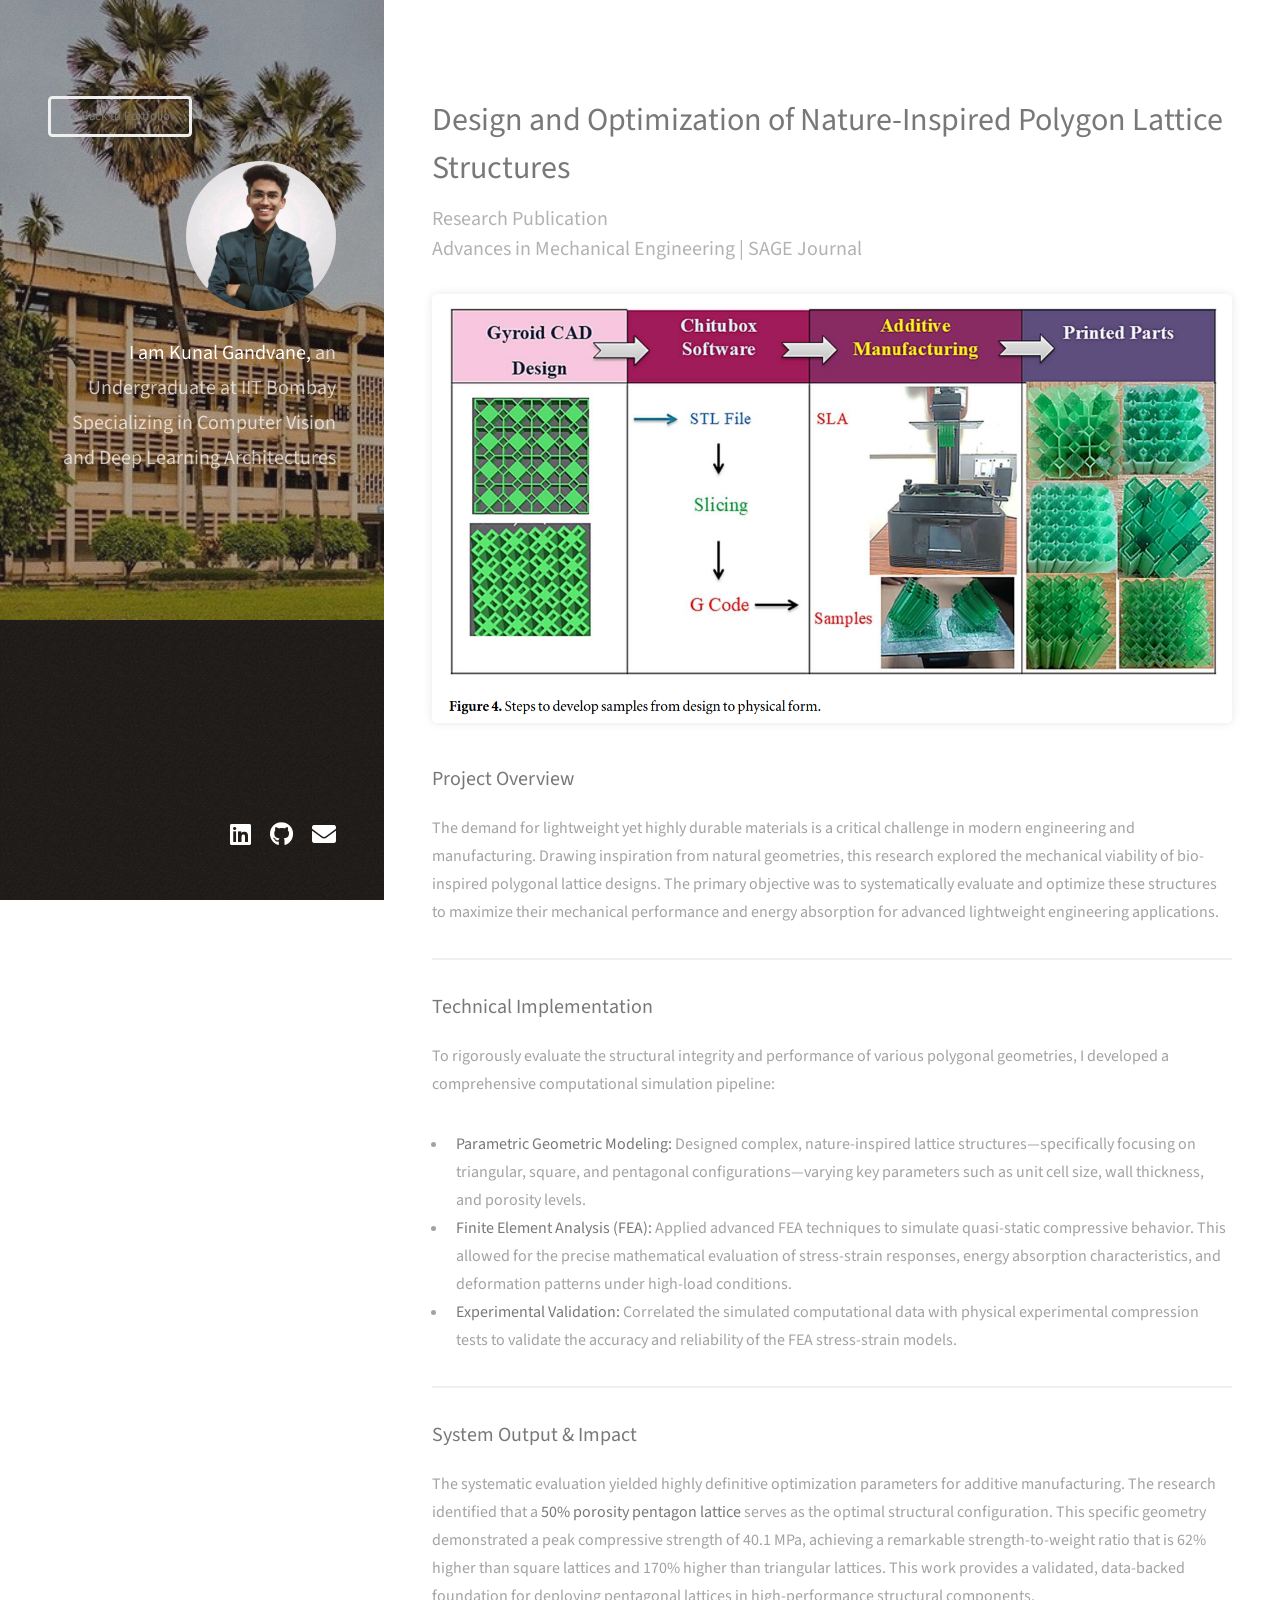
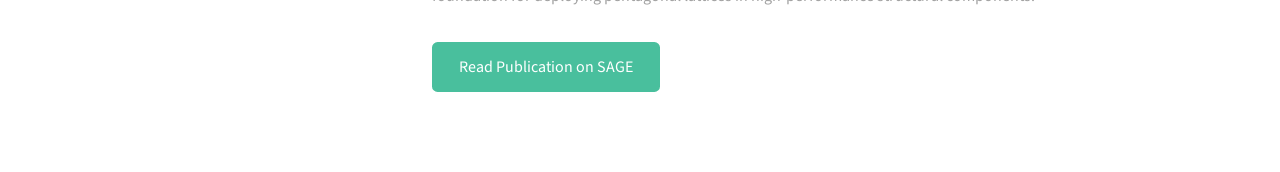
<file: html5up-strata/lattice-optimization.html>
<!DOCTYPE HTML>
<html>
    <head>
        <title>Polygon Lattice Optimization - Kunal Gandvane</title>
        <meta charset="utf-8" />
        <meta name="viewport" content="width=device-width, initial-scale=1, user-scalable=no" />
        <link rel="stylesheet" href="assets/css/main.css" />
    </head>
    <body class="is-preload">

        <header id="header">
            <div class="inner">
                <ul class="actions" style="margin-bottom: 1.5em;">
                    <li><a href="index.html" class="button small">← Back to Portfolio</a></li>
                </ul>
                <a href="index.html" class="image avatar"><img src="images/avatar.png" alt="Kunal Gandvane" style="width: 150px; height: 150px;" /></a>
                <h1><strong>I am Kunal Gandvane,</strong><br />
                an Undergraduate at IIT Bombay<br />
                Specializing in Computer Vision and Deep Learning Architectures</h1>
                <br>
            </div>
        </header>

        <div id="main">
            <section id="one">
                <header class="major">
                    <h2>Design and Optimization of Nature-Inspired Polygon Lattice Structures</h2>
                    <p>Research Publication<br />
                    Advances in Mechanical Engineering | SAGE Journal</p>
                </header>
                
                <div style="margin-bottom: 2em;">
                    <img src="images/fulls/lattice_full.png" alt="Nature-Inspired Polygon Lattice Optimization" style="width: 100%; border-radius: 0.35em; box-shadow: 0 0 10px rgba(0,0,0,0.1);" />
                </div>
                
                <h3>Project Overview</h3>
                <p>The demand for lightweight yet highly durable materials is a critical challenge in modern engineering and manufacturing. Drawing inspiration from natural geometries, this research explored the mechanical viability of bio-inspired polygonal lattice designs. The primary objective was to systematically evaluate and optimize these structures to maximize their mechanical performance and energy absorption for advanced lightweight engineering applications.</p>
                
                <hr />

                <h3>Technical Implementation</h3>
                <p>To rigorously evaluate the structural integrity and performance of various polygonal geometries, I developed a comprehensive computational simulation pipeline:</p>
                <ul>
                    <li><strong>Parametric Geometric Modeling:</strong> Designed complex, nature-inspired lattice structures—specifically focusing on triangular, square, and pentagonal configurations—varying key parameters such as unit cell size, wall thickness, and porosity levels.</li>
                    <li><strong>Finite Element Analysis (FEA):</strong> Applied advanced FEA techniques to simulate quasi-static compressive behavior. This allowed for the precise mathematical evaluation of stress-strain responses, energy absorption characteristics, and deformation patterns under high-load conditions.</li>
                    <li><strong>Experimental Validation:</strong> Correlated the simulated computational data with physical experimental compression tests to validate the accuracy and reliability of the FEA stress-strain models.</li>
                </ul>

                <hr />

                <h3>System Output & Impact</h3>
                <p>The systematic evaluation yielded highly definitive optimization parameters for additive manufacturing. The research identified that a <strong>50% porosity pentagon lattice</strong> serves as the optimal structural configuration. This specific geometry demonstrated a peak compressive strength of 40.1 MPa, achieving a remarkable strength-to-weight ratio that is 62% higher than square lattices and 170% higher than triangular lattices. This work provides a validated, data-backed foundation for deploying pentagonal lattices in high-performance structural components.</p>

                <ul class="actions">
                    <li><a href="https://doi.org/10.1088/2053-1591/ae28bd" target="_blank" class="button primary">Read Publication on SAGE</a></li>
                </ul>
            </section>
        </div>

        <footer id="footer">
            <div class="inner">
                <ul class="icons">
                    <li><a href="https://linkedin.com/in/kunal-gandvane-b28062346" target="_blank" class="icon brands fa-linkedin"><span class="label">LinkedIn</span></a></li>
                    <li><a href="https://github.com/webserver105" target="_blank" class="icon brands fa-github"><span class="label">Github</span></a></li>
                    <li><a href="mailto:kunal7sr@gmail.com" class="icon solid fa-envelope"><span class="label">Email</span></a></li>
                </ul>
            </div>
        </footer>

        <script src="assets/js/jquery.min.js"></script>
        <script src="assets/js/jquery.poptrox.min.js"></script>
        <script src="assets/js/browser.min.js"></script>
        <script src="assets/js/breakpoints.min.js"></script>
        <script src="assets/js/util.js"></script>
        <script src="assets/js/main.js"></script>

    </body>
</html>
</file>
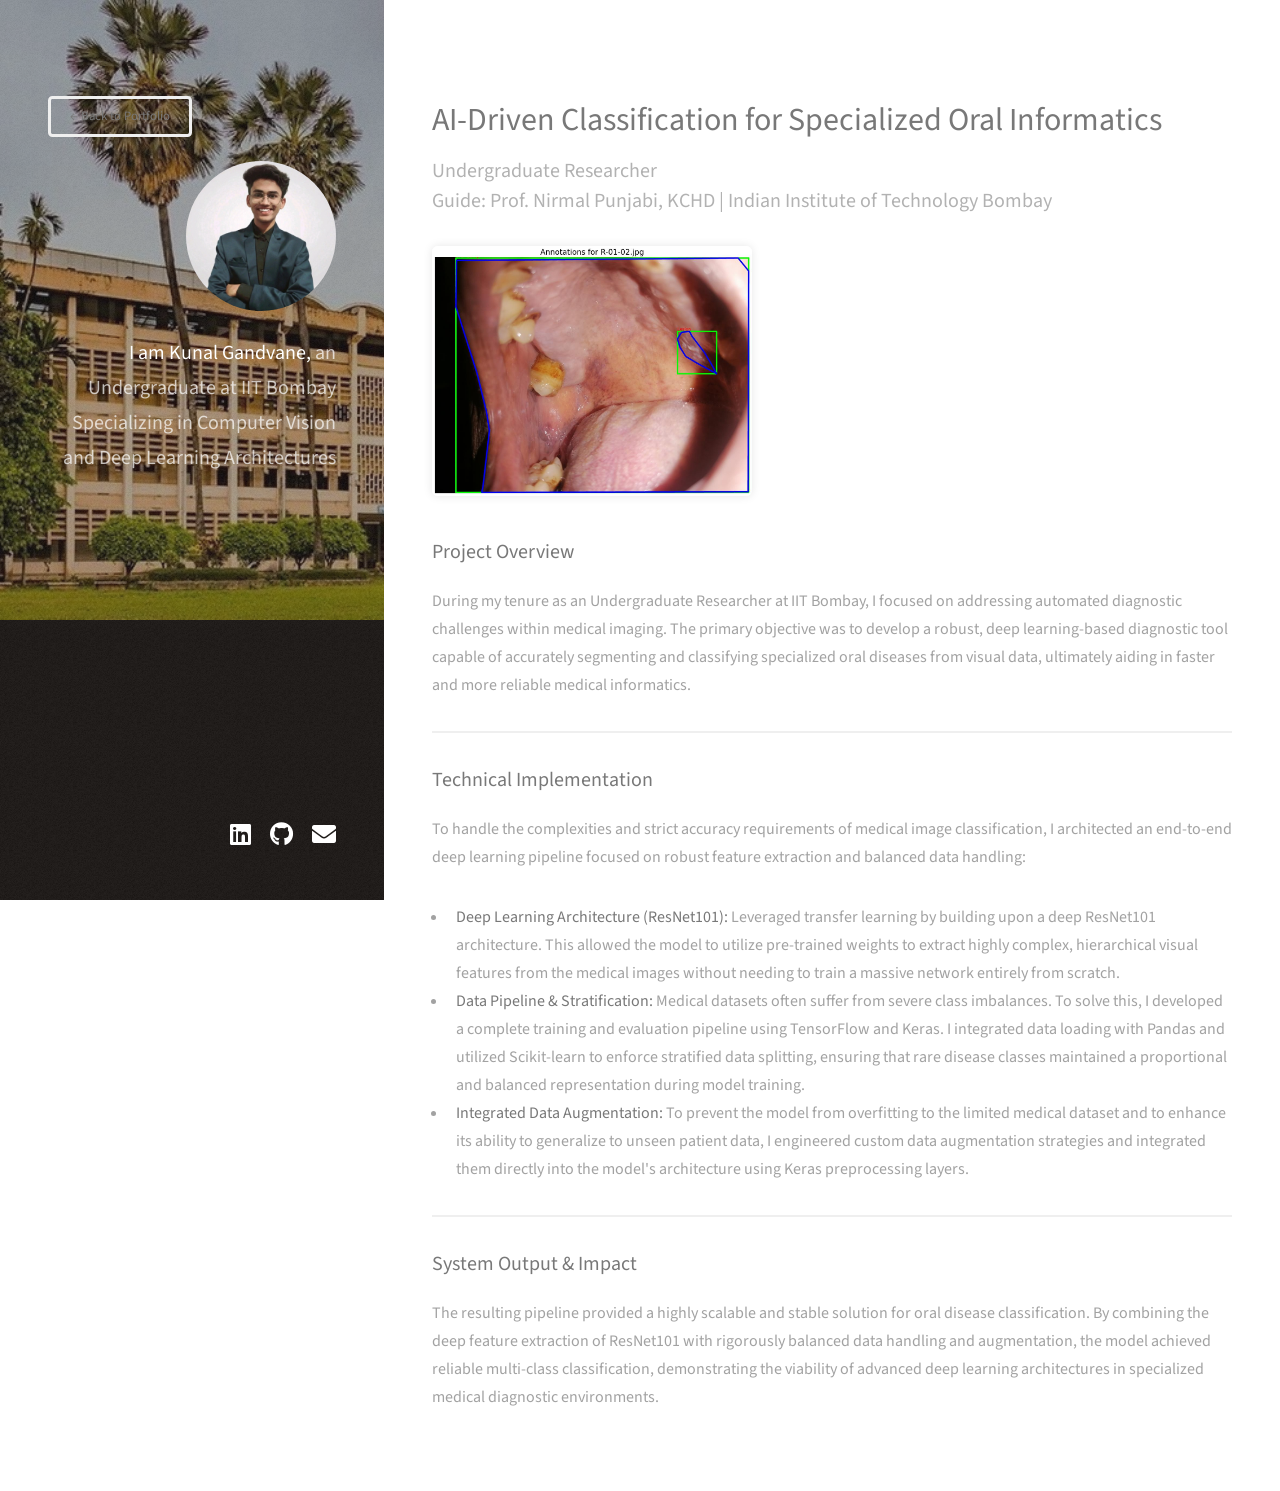
<file: html5up-strata/oral-health-project.html>
<!DOCTYPE HTML>
<html>
    <head>
        <title>Oral Health AI Classification - Kunal Gandvane</title>
        <meta charset="utf-8" />
        <meta name="viewport" content="width=device-width, initial-scale=1, user-scalable=no" />
        <link rel="stylesheet" href="assets/css/main.css" />
    </head>
    <body class="is-preload">

        <header id="header">
            <div class="inner">
                <ul class="actions" style="margin-bottom: 1.5em;">
                    <li><a href="index.html" class="button small">← Back to Portfolio</a></li>
                </ul>
                <a href="index.html" class="image avatar"><img src="images/avatar.png" alt="Kunal Gandvane" style="width: 150px; height: 150px;" /></a>
                <h1><strong>I am Kunal Gandvane,</strong><br />
                an Undergraduate at IIT Bombay<br />
                Specializing in Computer Vision and Deep Learning Architectures</h1>
                <br>
            </div>
        </header>

        <div id="main">
            <section id="one">
                <header class="major">
                    <h2>AI-Driven Classification for Specialized Oral Informatics</h2>
                    <p>Undergraduate Researcher<br />
                    Guide: Prof. Nirmal Punjabi, KCHD | Indian Institute of Technology Bombay</p>
                </header>
                
                <div style="margin-bottom: 2em;">
                    <img src="images/fulls/annotated_R-01-02.jpg" alt="Oral Health Image Classification Pipeline" style="width: 40%; border-radius: 0.35em; box-shadow: 0 0 10px rgba(0,0,0,0.1);" />
                </div>
                
                <h3>Project Overview</h3>
                <p>During my tenure as an Undergraduate Researcher at IIT Bombay, I focused on addressing automated diagnostic challenges within medical imaging. The primary objective was to develop a robust, deep learning-based diagnostic tool capable of accurately segmenting and classifying specialized oral diseases from visual data, ultimately aiding in faster and more reliable medical informatics.</p>
                
                <hr />

                <h3>Technical Implementation</h3>
                <p>To handle the complexities and strict accuracy requirements of medical image classification, I architected an end-to-end deep learning pipeline focused on robust feature extraction and balanced data handling:</p>
                <ul>
                    <li><strong>Deep Learning Architecture (ResNet101):</strong> Leveraged transfer learning by building upon a deep ResNet101 architecture. This allowed the model to utilize pre-trained weights to extract highly complex, hierarchical visual features from the medical images without needing to train a massive network entirely from scratch.</li>
                    <li><strong>Data Pipeline & Stratification:</strong> Medical datasets often suffer from severe class imbalances. To solve this, I developed a complete training and evaluation pipeline using TensorFlow and Keras. I integrated data loading with Pandas and utilized Scikit-learn to enforce stratified data splitting, ensuring that rare disease classes maintained a proportional and balanced representation during model training.</li>
                    <li><strong>Integrated Data Augmentation:</strong> To prevent the model from overfitting to the limited medical dataset and to enhance its ability to generalize to unseen patient data, I engineered custom data augmentation strategies and integrated them directly into the model's architecture using Keras preprocessing layers.</li>
                </ul>

                <hr />

                <h3>System Output & Impact</h3>
                <p>The resulting pipeline provided a highly scalable and stable solution for oral disease classification. By combining the deep feature extraction of ResNet101 with rigorously balanced data handling and augmentation, the model achieved reliable multi-class classification, demonstrating the viability of advanced deep learning architectures in specialized medical diagnostic environments.</p>

            </section>
        </div>

        <footer id="footer">
            <div class="inner">
                <ul class="icons">
                    <li><a href="https://linkedin.com/in/kunal-gandvane-b28062346" target="_blank" class="icon brands fa-linkedin"><span class="label">LinkedIn</span></a></li>
                    <li><a href="https://github.com/webserver105" target="_blank" class="icon brands fa-github"><span class="label">Github</span></a></li>
                    <li><a href="mailto:kunal7sr@gmail.com" class="icon solid fa-envelope"><span class="label">Email</span></a></li>
                </ul>
            </div>
        </footer>

        <script src="assets/js/jquery.min.js"></script>
        <script src="assets/js/jquery.poptrox.min.js"></script>
        <script src="assets/js/browser.min.js"></script>
        <script src="assets/js/breakpoints.min.js"></script>
        <script src="assets/js/util.js"></script>
        <script src="assets/js/main.js"></script>

    </body>
</html>
</file>
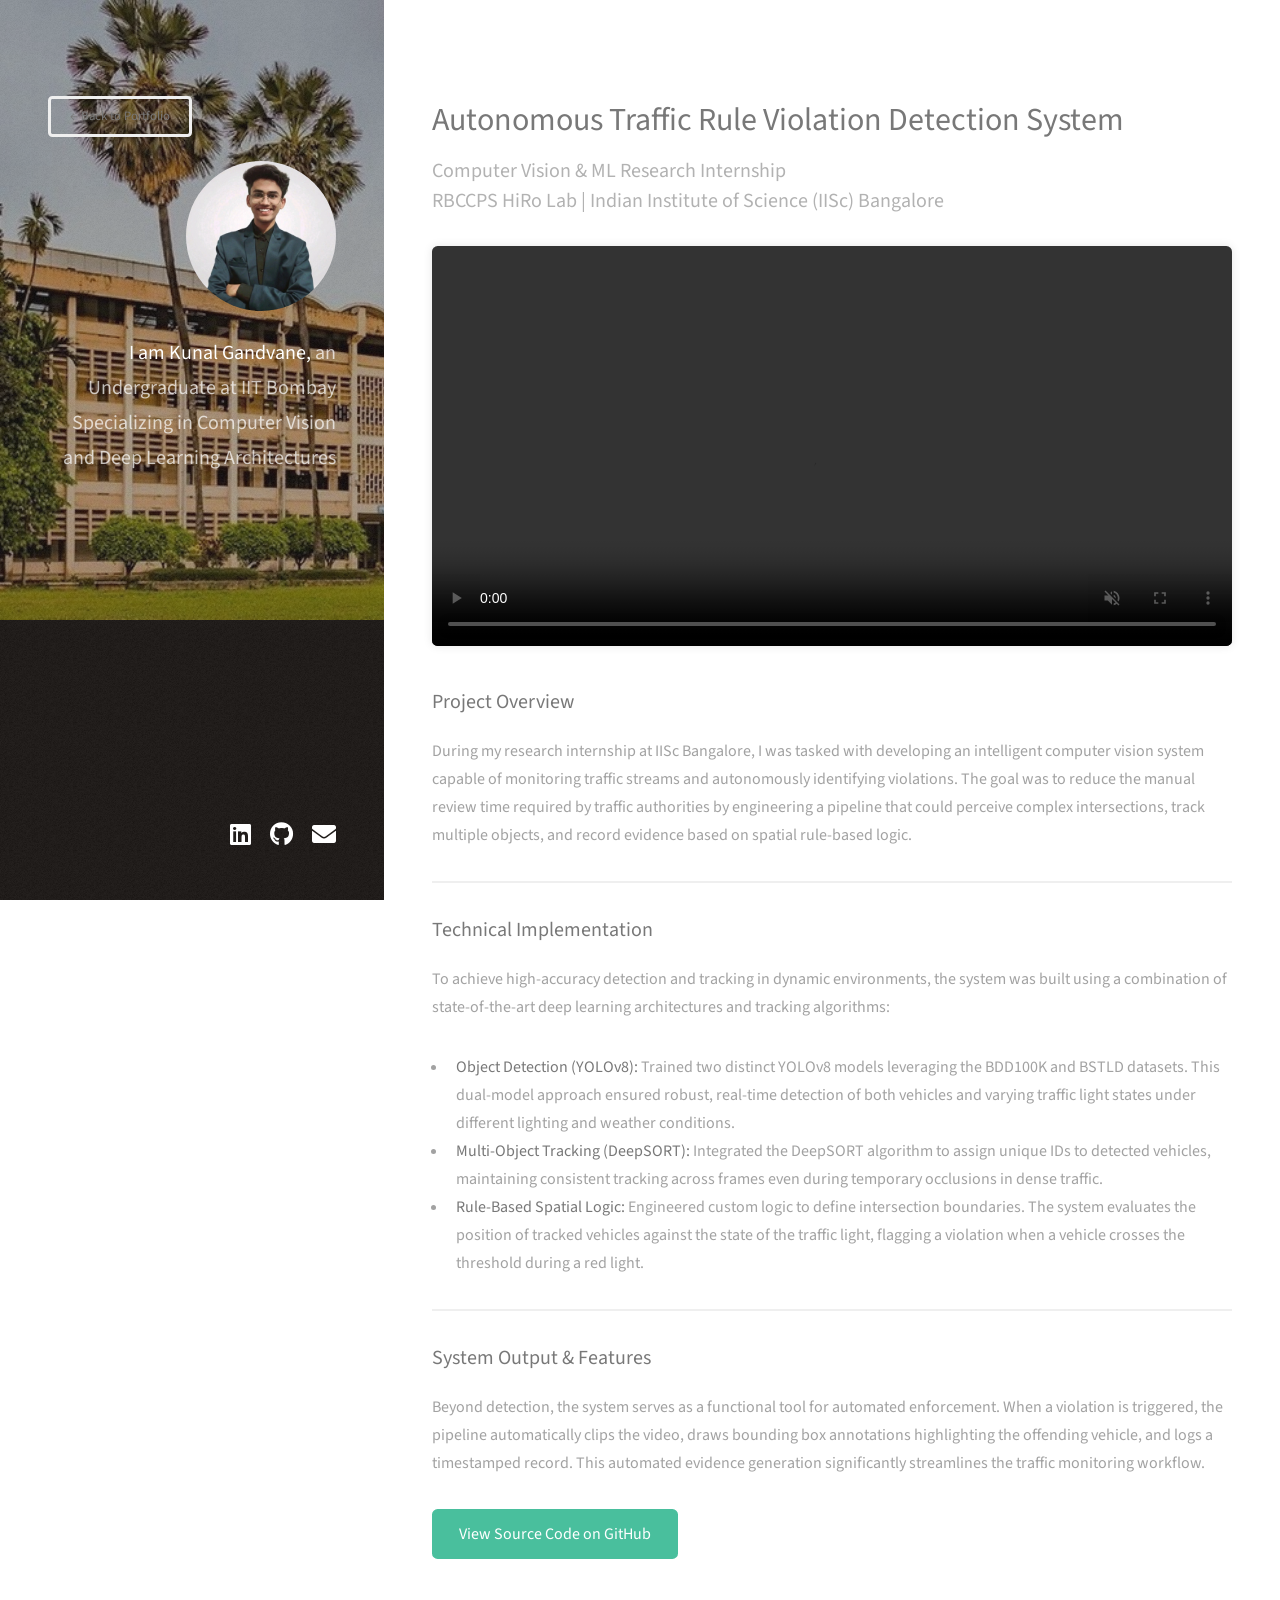
<file: html5up-strata/traffic-project.html>
<!DOCTYPE HTML>
<html>
    <head>
        <title>Traffic Violation Detection - Kunal Gandvane</title>
        <meta charset="utf-8" />
        <meta name="viewport" content="width=device-width, initial-scale=1, user-scalable=no" />
        <link rel="stylesheet" href="assets/css/main.css" />
    </head>
    <body class="is-preload">

        <header id="header">
            <div class="inner">
				<ul class="actions" style="margin-bottom: 1.5em;">
                    <li><a href="index.html" class="button small">← Back to Portfolio</a></li>
                </ul>
                <a href="index.html" class="image avatar"><img src="images/avatar.png" alt="Kunal Gandvane" alt="" style="width: 150px; height: 150px;" /></a>
                <h1><strong>I am Kunal Gandvane,</strong><br />
                an Undergraduate at IIT Bombay<br />
                Specializing in Computer Vision and Deep Learning Architectures</h1>
                <br>
            </div>
        </header>

        <div id="main">
            <section id="one">
                <header class="major">
                    <h2>Autonomous Traffic Rule Violation Detection System</h2>
                    <p>Computer Vision & ML Research Internship<br />
                    RBCCPS HiRo Lab | Indian Institute of Science (IISc) Bangalore</p>
                </header>
                
                <div style="margin-bottom: 2em;">
                    <video width="100%" controls autoplay muted loop style="border-radius: 0.35em; box-shadow: 0 0 10px rgba(0,0,0,0.1);">
                        <source src="images/demo4_result.mp4" type="video/mp4">
                        Your browser does not support the video tag.
                    </video>
                </div>
                
                <h3>Project Overview</h3>
                <p>During my research internship at IISc Bangalore, I was tasked with developing an intelligent computer vision system capable of monitoring traffic streams and autonomously identifying violations. The goal was to reduce the manual review time required by traffic authorities by engineering a pipeline that could perceive complex intersections, track multiple objects, and record evidence based on spatial rule-based logic.</p>
                
                <hr />

                <h3>Technical Implementation</h3>
                <p>To achieve high-accuracy detection and tracking in dynamic environments, the system was built using a combination of state-of-the-art deep learning architectures and tracking algorithms:</p>
                <ul>
                    <li><strong>Object Detection (YOLOv8):</strong> Trained two distinct YOLOv8 models leveraging the BDD100K and BSTLD datasets. This dual-model approach ensured robust, real-time detection of both vehicles and varying traffic light states under different lighting and weather conditions.</li>
                    <li><strong>Multi-Object Tracking (DeepSORT):</strong> Integrated the DeepSORT algorithm to assign unique IDs to detected vehicles, maintaining consistent tracking across frames even during temporary occlusions in dense traffic.</li>
                    <li><strong>Rule-Based Spatial Logic:</strong> Engineered custom logic to define intersection boundaries. The system evaluates the position of tracked vehicles against the state of the traffic light, flagging a violation when a vehicle crosses the threshold during a red light.</li>
                </ul>

                <hr />

                <h3>System Output & Features</h3>
                <p>Beyond detection, the system serves as a functional tool for automated enforcement. When a violation is triggered, the pipeline automatically clips the video, draws bounding box annotations highlighting the offending vehicle, and logs a timestamped record. This automated evidence generation significantly streamlines the traffic monitoring workflow.</p>

                <ul class="actions">
                    <li><a href="https://github.com/webserver105/Red_Light_Violation_Detection" target="_blank" class="button primary">View Source Code on GitHub</a></li>
                </ul>
            </section>
        </div>

        <footer id="footer">
            <div class="inner">
                <ul class="icons">
                    <li><a href="https://linkedin.com/in/kunal-gandvane-b28062346" target="_blank" class="icon brands fa-linkedin"><span class="label">LinkedIn</span></a></li>
                    <li><a href="https://github.com/webserver105" target="_blank" class="icon brands fa-github"><span class="label">Github</span></a></li>
                    <li><a href="mailto:kunal7sr@gmail.com" class="icon solid fa-envelope"><span class="label">Email</span></a></li>
                </ul>
            </div>
        </footer>

        <script src="assets/js/jquery.min.js"></script>
        <script src="assets/js/jquery.poptrox.min.js"></script>
        <script src="assets/js/browser.min.js"></script>
        <script src="assets/js/breakpoints.min.js"></script>
        <script src="assets/js/util.js"></script>
        <script src="assets/js/main.js"></script>

    </body>
</html>
</file>
<file: assets/css/main.css>
@import url("fontawesome-all.min.css");
@import url("https://fonts.googleapis.com/css?family=Source+Sans+Pro:400,400italic");

/*
	Strata by HTML5 UP
	html5up.net | @ajlkn
	Free for personal and commercial use under the CCA 3.0 license (html5up.net/license)
*/

html, body, div, span, applet, object,
iframe, h1, h2, h3, h4, h5, h6, p, blockquote,
pre, a, abbr, acronym, address, big, cite,
code, del, dfn, em, img, ins, kbd, q, s, samp,
small, strike, strong, sub, sup, tt, var, b,
u, i, center, dl, dt, dd, ol, ul, li, fieldset,
form, label, legend, table, caption, tbody,
tfoot, thead, tr, th, td, article, aside,
canvas, details, embed, figure, figcaption,
footer, header, hgroup, menu, nav, output, ruby,
section, summary, time, mark, audio, video {
	margin: 0;
	padding: 0;
	border: 0;
	font-size: 100%;
	font: inherit;
	vertical-align: baseline;}

article, aside, details, figcaption, figure,
footer, header, hgroup, menu, nav, section {
	display: block;}

body {
	line-height: 1;
}

ol, ul {
	list-style: none;
}

blockquote, q {
	quotes: none;
}

	blockquote:before, blockquote:after, q:before, q:after {
		content: '';
		content: none;
	}

table {
	border-collapse: collapse;
	border-spacing: 0;
}

body {
	-webkit-text-size-adjust: none;
}

mark {
	background-color: transparent;
	color: inherit;
}

input::-moz-focus-inner {
	border: 0;
	padding: 0;
}

input, select, textarea {
	-moz-appearance: none;
	-webkit-appearance: none;
	-ms-appearance: none;
	appearance: none;
}

/* Basic */

	html {
		box-sizing: border-box;
	}

	*, *:before, *:after {
		box-sizing: inherit;
	}

	body {
		background: #fff;
	}

		body.is-preload *, body.is-preload *:before, body.is-preload *:after {
			-moz-animation: none !important;
			-webkit-animation: none !important;
			-ms-animation: none !important;
			animation: none !important;
			-moz-transition: none !important;
			-webkit-transition: none !important;
			-ms-transition: none !important;
			transition: none !important;
		}

	body, input, select, textarea {
		color: #a2a2a2;
		font-family: "Source Sans Pro", Helvetica, sans-serif;
		font-size: 16pt;
		font-weight: 400;
		line-height: 1.75em;
	}

	a {
		-moz-transition: color 0.2s ease-in-out, border-color 0.2s ease-in-out;
		-webkit-transition: color 0.2s ease-in-out, border-color 0.2s ease-in-out;
		-ms-transition: color 0.2s ease-in-out, border-color 0.2s ease-in-out;
		transition: color 0.2s ease-in-out, border-color 0.2s ease-in-out;
		border-bottom: dotted 1px;
		color: #49bf9d;
		text-decoration: none;
	}

		a:hover {
			border-bottom-color: transparent;
			color: #49bf9d !important;
			text-decoration: none;
		}

	strong, b {
		color: #787878;
		font-weight: 400;
	}

	em, i {
		font-style: italic;
	}

	p {
		margin: 0 0 2em 0;
	}

	h1, h2, h3, h4, h5, h6 {
		color: #787878;
		font-weight: 400;
		line-height: 1em;
		margin: 0 0 1em 0;
	}

		h1 a, h2 a, h3 a, h4 a, h5 a, h6 a {
			color: inherit;
			text-decoration: none;
		}

	h1 {
		font-size: 2em;
		line-height: 1.5em;
	}

	h2 {
		font-size: 1.5em;
		line-height: 1.5em;
	}

	h3 {
		font-size: 1.25em;
		line-height: 1.5em;
	}

	h4 {
		font-size: 1.1em;
		line-height: 1.5em;
	}

	h5 {
		font-size: 0.9em;
		line-height: 1.5em;
	}

	h6 {
		font-size: 0.7em;
		line-height: 1.5em;
	}

	sub {
		font-size: 0.8em;
		position: relative;
		top: 0.5em;
	}

	sup {
		font-size: 0.8em;
		position: relative;
		top: -0.5em;
	}

	hr {
		border: 0;
		border-bottom: solid 2px #efefef;
		margin: 2em 0;
	}

		hr.major {
			margin: 3em 0;
		}

	blockquote {
		border-left: solid 6px #efefef;
		font-style: italic;
		margin: 0 0 2em 0;
		padding: 0.5em 0 0.5em 1.5em;
	}

	code {
		background: #f7f7f7;
		border-radius: 0.35em;
		border: solid 2px #efefef;
		font-family: "Courier New", monospace;
		font-size: 0.9em;
		margin: 0 0.25em;
		padding: 0.25em 0.65em;
	}

	pre {
		-webkit-overflow-scrolling: touch;
		font-family: "Courier New", monospace;
		font-size: 0.9em;
		margin: 0 0 2em 0;
	}

		pre code {
			display: block;
			line-height: 1.75em;
			padding: 1em 1.5em;
			overflow-x: auto;
		}

	.align-left {
		text-align: left;
	}

	.align-center {
		text-align: center;
	}

	.align-right {
		text-align: right;
	}

/* Container */

	.container {
		margin: 0 auto;
		max-width: calc(100% - 4em);
		width: 100%;
	}

		.container.xsmall {
			width: 25%;
		}

		.container.small {
			width: 50%;
		}

		.container.medium {
			width: 75%;
		}

		.container.large {
			width: 125%;
		}

		.container.xlarge {
			width: 150%;
		}

		.container.max {
			width: 100%;
		}

		@media screen and (max-width: 980px) {

			.container {
				width: 100% !important;
				max-width: 100% !important;
			}

		}

		@media screen and (max-width: 480px) {

			.container {
				max-width: calc(100% - 3em);
			}

		}

/* Row */

	.row {
		display: flex;
		flex-wrap: wrap;
		box-sizing: border-box;
		align-items: stretch;
	}

		.row > * {
			box-sizing: border-box;
		}

		.row.gtr-uniform > * > :last-child {
			margin-bottom: 0;
		}

		.row.aln-left {
			justify-content: flex-start;
		}

		.row.aln-center {
			justify-content: center;
		}

		.row.aln-right {
			justify-content: flex-end;
		}

		.row.aln-top {
			align-items: flex-start;
		}

		.row.aln-middle {
			align-items: center;
		}

		.row.aln-bottom {
			align-items: flex-end;
		}

		.row > .imp {
			order: -1;
		}

		.row > .col-1 {
			width: 8.33333%;
		}

		.row > .off-1 {
			margin-left: 8.33333%;
		}

		.row > .col-2 {
			width: 16.66667%;
		}

		.row > .off-2 {
			margin-left: 16.66667%;
		}

		.row > .col-3 {
			width: 25%;
		}

		.row > .off-3 {
			margin-left: 25%;
		}

		.row > .col-4 {
			width: 33.33333%;
		}

		.row > .off-4 {
			margin-left: 33.33333%;
		}

		.row > .col-5 {
			width: 41.66667%;
		}

		.row > .off-5 {
			margin-left: 41.66667%;
		}

		.row > .col-6 {
			width: 50%;
		}

		.row > .off-6 {
			margin-left: 50%;
		}

		.row > .col-7 {
			width: 58.33333%;
		}

		.row > .off-7 {
			margin-left: 58.33333%;
		}

		.row > .col-8 {
			width: 66.66667%;
		}

		.row > .off-8 {
			margin-left: 66.66667%;
		}

		.row > .col-9 {
			width: 75%;
		}

		.row > .off-9 {
			margin-left: 75%;
		}

		.row > .col-10 {
			width: 83.33333%;
		}

		.row > .off-10 {
			margin-left: 83.33333%;
		}

		.row > .col-11 {
			width: 91.66667%;
		}

		.row > .off-11 {
			margin-left: 91.66667%;
		}

		.row > .col-12 {
			width: 100%;
		}

		.row > .off-12 {
			margin-left: 100%;
		}

		.row.gtr-0 {
			margin-top: 0;
			margin-left: 0em;
		}

			.row.gtr-0 > * {
				padding: 0 0 0 0em;
			}

			.row.gtr-0.gtr-uniform {
				margin-top: 0em;
			}

				.row.gtr-0.gtr-uniform > * {
					padding-top: 0em;
				}

		.row.gtr-25 {
			margin-top: 0;
			margin-left: -0.625em;
		}

			.row.gtr-25 > * {
				padding: 0 0 0 0.625em;
			}

			.row.gtr-25.gtr-uniform {
				margin-top: -0.625em;
			}

				.row.gtr-25.gtr-uniform > * {
					padding-top: 0.625em;
				}

		.row.gtr-50 {
			margin-top: 0;
			margin-left: -1.25em;
		}

			.row.gtr-50 > * {
				padding: 0 0 0 1.25em;
			}

			.row.gtr-50.gtr-uniform {
				margin-top: -1.25em;
			}

				.row.gtr-50.gtr-uniform > * {
					padding-top: 1.25em;
				}

		.row {
			margin-top: 0;
			margin-left: -2.5em;
		}

			.row > * {
				padding: 0 0 0 2.5em;
			}

			.row.gtr-uniform {
				margin-top: -2.5em;
			}

				.row.gtr-uniform > * {
					padding-top: 2.5em;
				}

		.row.gtr-150 {
			margin-top: 0;
			margin-left: -3.75em;
		}

			.row.gtr-150 > * {
				padding: 0 0 0 3.75em;
			}

			.row.gtr-150.gtr-uniform {
				margin-top: -3.75em;
			}

				.row.gtr-150.gtr-uniform > * {
					padding-top: 3.75em;
				}

		.row.gtr-200 {
			margin-top: 0;
			margin-left: -5em;
		}

			.row.gtr-200 > * {
				padding: 0 0 0 5em;
			}

			.row.gtr-200.gtr-uniform {
				margin-top: -5em;
			}

				.row.gtr-200.gtr-uniform > * {
					padding-top: 5em;
				}

		@media screen and (max-width: 1800px) {

			.row {
				display: flex;
				flex-wrap: wrap;
				box-sizing: border-box;
				align-items: stretch;
			}

				.row > * {
					box-sizing: border-box;
				}

				.row.gtr-uniform > * > :last-child {
					margin-bottom: 0;
				}

				.row.aln-left {
					justify-content: flex-start;
				}

				.row.aln-center {
					justify-content: center;
				}

				.row.aln-right {
					justify-content: flex-end;
				}

				.row.aln-top {
					align-items: flex-start;
				}

				.row.aln-middle {
					align-items: center;
				}

				.row.aln-bottom {
					align-items: flex-end;
				}

				.row > .imp-xlarge {
					order: -1;
				}

				.row > .col-1-xlarge {
					width: 8.33333%;
				}

				.row > .off-1-xlarge {
					margin-left: 8.33333%;
				}

				.row > .col-2-xlarge {
					width: 16.66667%;
				}

				.row > .off-2-xlarge {
					margin-left: 16.66667%;
				}

				.row > .col-3-xlarge {
					width: 25%;
				}

				.row > .off-3-xlarge {
					margin-left: 25%;
				}

				.row > .col-4-xlarge {
					width: 33.33333%;
				}

				.row > .off-4-xlarge {
					margin-left: 33.33333%;
				}

				.row > .col-5-xlarge {
					width: 41.66667%;
				}

				.row > .off-5-xlarge {
					margin-left: 41.66667%;
				}

				.row > .col-6-xlarge {
					width: 50%;
				}

				.row > .off-6-xlarge {
					margin-left: 50%;
				}

				.row > .col-7-xlarge {
					width: 58.33333%;
				}

				.row > .off-7-xlarge {
					margin-left: 58.33333%;
				}

				.row > .col-8-xlarge {
					width: 66.66667%;
				}

				.row > .off-8-xlarge {
					margin-left: 66.66667%;
				}

				.row > .col-9-xlarge {
					width: 75%;
				}

				.row > .off-9-xlarge {
					margin-left: 75%;
				}

				.row > .col-10-xlarge {
					width: 83.33333%;
				}

				.row > .off-10-xlarge {
					margin-left: 83.33333%;
				}

				.row > .col-11-xlarge {
					width: 91.66667%;
				}

				.row > .off-11-xlarge {
					margin-left: 91.66667%;
				}

				.row > .col-12-xlarge {
					width: 100%;
				}

				.row > .off-12-xlarge {
					margin-left: 100%;
				}

				.row.gtr-0 {
					margin-top: 0;
					margin-left: 0em;
				}

					.row.gtr-0 > * {
						padding: 0 0 0 0em;
					}

					.row.gtr-0.gtr-uniform {
						margin-top: 0em;
					}

						.row.gtr-0.gtr-uniform > * {
							padding-top: 0em;
						}

				.row.gtr-25 {
					margin-top: 0;
					margin-left: -0.625em;
				}

					.row.gtr-25 > * {
						padding: 0 0 0 0.625em;
					}

					.row.gtr-25.gtr-uniform {
						margin-top: -0.625em;
					}

						.row.gtr-25.gtr-uniform > * {
							padding-top: 0.625em;
						}

				.row.gtr-50 {
					margin-top: 0;
					margin-left: -1.25em;
				}

					.row.gtr-50 > * {
						padding: 0 0 0 1.25em;
					}

					.row.gtr-50.gtr-uniform {
						margin-top: -1.25em;
					}

						.row.gtr-50.gtr-uniform > * {
							padding-top: 1.25em;
						}

				.row {
					margin-top: 0;
					margin-left: -2.5em;
				}

					.row > * {
						padding: 0 0 0 2.5em;
					}

					.row.gtr-uniform {
						margin-top: -2.5em;
					}

						.row.gtr-uniform > * {
							padding-top: 2.5em;
						}

				.row.gtr-150 {
					margin-top: 0;
					margin-left: -3.75em;
				}

					.row.gtr-150 > * {
						padding: 0 0 0 3.75em;
					}

					.row.gtr-150.gtr-uniform {
						margin-top: -3.75em;
					}

						.row.gtr-150.gtr-uniform > * {
							padding-top: 3.75em;
						}

				.row.gtr-200 {
					margin-top: 0;
					margin-left: -5em;
				}

					.row.gtr-200 > * {
						padding: 0 0 0 5em;
					}

					.row.gtr-200.gtr-uniform {
						margin-top: -5em;
					}

						.row.gtr-200.gtr-uniform > * {
							padding-top: 5em;
						}

		}

		@media screen and (max-width: 1280px) {

			.row {
				display: flex;
				flex-wrap: wrap;
				box-sizing: border-box;
				align-items: stretch;
			}

				.row > * {
					box-sizing: border-box;
				}

				.row.gtr-uniform > * > :last-child {
					margin-bottom: 0;
				}

				.row.aln-left {
					justify-content: flex-start;
				}

				.row.aln-center {
					justify-content: center;
				}

				.row.aln-right {
					justify-content: flex-end;
				}

				.row.aln-top {
					align-items: flex-start;
				}

				.row.aln-middle {
					align-items: center;
				}

				.row.aln-bottom {
					align-items: flex-end;
				}

				.row > .imp-large {
					order: -1;
				}

				.row > .col-1-large {
					width: 8.33333%;
				}

				.row > .off-1-large {
					margin-left: 8.33333%;
				}

				.row > .col-2-large {
					width: 16.66667%;
				}

				.row > .off-2-large {
					margin-left: 16.66667%;
				}

				.row > .col-3-large {
					width: 25%;
				}

				.row > .off-3-large {
					margin-left: 25%;
				}

				.row > .col-4-large {
					width: 33.33333%;
				}

				.row > .off-4-large {
					margin-left: 33.33333%;
				}

				.row > .col-5-large {
					width: 41.66667%;
				}

				.row > .off-5-large {
					margin-left: 41.66667%;
				}

				.row > .col-6-large {
					width: 50%;
				}

				.row > .off-6-large {
					margin-left: 50%;
				}

				.row > .col-7-large {
					width: 58.33333%;
				}

				.row > .off-7-large {
					margin-left: 58.33333%;
				}

				.row > .col-8-large {
					width: 66.66667%;
				}

				.row > .off-8-large {
					margin-left: 66.66667%;
				}

				.row > .col-9-large {
					width: 75%;
				}

				.row > .off-9-large {
					margin-left: 75%;
				}

				.row > .col-10-large {
					width: 83.33333%;
				}

				.row > .off-10-large {
					margin-left: 83.33333%;
				}

				.row > .col-11-large {
					width: 91.66667%;
				}

				.row > .off-11-large {
					margin-left: 91.66667%;
				}

				.row > .col-12-large {
					width: 100%;
				}

				.row > .off-12-large {
					margin-left: 100%;
				}

				.row.gtr-0 {
					margin-top: 0;
					margin-left: 0em;
				}

					.row.gtr-0 > * {
						padding: 0 0 0 0em;
					}

					.row.gtr-0.gtr-uniform {
						margin-top: 0em;
					}

						.row.gtr-0.gtr-uniform > * {
							padding-top: 0em;
						}

				.row.gtr-25 {
					margin-top: 0;
					margin-left: -0.5em;
				}

					.row.gtr-25 > * {
						padding: 0 0 0 0.5em;
					}

					.row.gtr-25.gtr-uniform {
						margin-top: -0.5em;
					}

						.row.gtr-25.gtr-uniform > * {
							padding-top: 0.5em;
						}

				.row.gtr-50 {
					margin-top: 0;
					margin-left: -1em;
				}

					.row.gtr-50 > * {
						padding: 0 0 0 1em;
					}

					.row.gtr-50.gtr-uniform {
						margin-top: -1em;
					}

						.row.gtr-50.gtr-uniform > * {
							padding-top: 1em;
						}

				.row {
					margin-top: 0;
					margin-left: -2em;
				}

					.row > * {
						padding: 0 0 0 2em;
					}

					.row.gtr-uniform {
						margin-top: -2em;
					}

						.row.gtr-uniform > * {
							padding-top: 2em;
						}

				.row.gtr-150 {
					margin-top: 0;
					margin-left: -3em;
				}

					.row.gtr-150 > * {
						padding: 0 0 0 3em;
					}

					.row.gtr-150.gtr-uniform {
						margin-top: -3em;
					}

						.row.gtr-150.gtr-uniform > * {
							padding-top: 3em;
						}

				.row.gtr-200 {
					margin-top: 0;
					margin-left: -4em;
				}

					.row.gtr-200 > * {
						padding: 0 0 0 4em;
					}

					.row.gtr-200.gtr-uniform {
						margin-top: -4em;
					}

						.row.gtr-200.gtr-uniform > * {
							padding-top: 4em;
						}

		}

		@media screen and (max-width: 980px) {

			.row {
				display: flex;
				flex-wrap: wrap;
				box-sizing: border-box;
				align-items: stretch;
			}

				.row > * {
					box-sizing: border-box;
				}

				.row.gtr-uniform > * > :last-child {
					margin-bottom: 0;
				}

				.row.aln-left {
					justify-content: flex-start;
				}

				.row.aln-center {
					justify-content: center;
				}

				.row.aln-right {
					justify-content: flex-end;
				}

				.row.aln-top {
					align-items: flex-start;
				}

				.row.aln-middle {
					align-items: center;
				}

				.row.aln-bottom {
					align-items: flex-end;
				}

				.row > .imp-medium {
					order: -1;
				}

				.row > .col-1-medium {
					width: 8.33333%;
				}

				.row > .off-1-medium {
					margin-left: 8.33333%;
				}

				.row > .col-2-medium {
					width: 16.66667%;
				}

				.row > .off-2-medium {
					margin-left: 16.66667%;
				}

				.row > .col-3-medium {
					width: 25%;
				}

				.row > .off-3-medium {
					margin-left: 25%;
				}

				.row > .col-4-medium {
					width: 33.33333%;
				}

				.row > .off-4-medium {
					margin-left: 33.33333%;
				}

				.row > .col-5-medium {
					width: 41.66667%;
				}

				.row > .off-5-medium {
					margin-left: 41.66667%;
				}

				.row > .col-6-medium {
					width: 50%;
				}

				.row > .off-6-medium {
					margin-left: 50%;
				}

				.row > .col-7-medium {
					width: 58.33333%;
				}

				.row > .off-7-medium {
					margin-left: 58.33333%;
				}

				.row > .col-8-medium {
					width: 66.66667%;
				}

				.row > .off-8-medium {
					margin-left: 66.66667%;
				}

				.row > .col-9-medium {
					width: 75%;
				}

				.row > .off-9-medium {
					margin-left: 75%;
				}

				.row > .col-10-medium {
					width: 83.33333%;
				}

				.row > .off-10-medium {
					margin-left: 83.33333%;
				}

				.row > .col-11-medium {
					width: 91.66667%;
				}

				.row > .off-11-medium {
					margin-left: 91.66667%;
				}

				.row > .col-12-medium {
					width: 100%;
				}

				.row > .off-12-medium {
					margin-left: 100%;
				}

				.row.gtr-0 {
					margin-top: 0;
					margin-left: 0em;
				}

					.row.gtr-0 > * {
						padding: 0 0 0 0em;
					}

					.row.gtr-0.gtr-uniform {
						margin-top: 0em;
					}

						.row.gtr-0.gtr-uniform > * {
							padding-top: 0em;
						}

				.row.gtr-25 {
					margin-top: 0;
					margin-left: -0.5em;
				}

					.row.gtr-25 > * {
						padding: 0 0 0 0.5em;
					}

					.row.gtr-25.gtr-uniform {
						margin-top: -0.5em;
					}

						.row.gtr-25.gtr-uniform > * {
							padding-top: 0.5em;
						}

				.row.gtr-50 {
					margin-top: 0;
					margin-left: -1em;
				}

					.row.gtr-50 > * {
						padding: 0 0 0 1em;
					}

					.row.gtr-50.gtr-uniform {
						margin-top: -1em;
					}

						.row.gtr-50.gtr-uniform > * {
							padding-top: 1em;
						}

				.row {
					margin-top: 0;
					margin-left: -2em;
				}

					.row > * {
						padding: 0 0 0 2em;
					}

					.row.gtr-uniform {
						margin-top: -2em;
					}

						.row.gtr-uniform > * {
							padding-top: 2em;
						}

				.row.gtr-150 {
					margin-top: 0;
					margin-left: -3em;
				}

					.row.gtr-150 > * {
						padding: 0 0 0 3em;
					}

					.row.gtr-150.gtr-uniform {
						margin-top: -3em;
					}

						.row.gtr-150.gtr-uniform > * {
							padding-top: 3em;
						}

				.row.gtr-200 {
					margin-top: 0;
					margin-left: -4em;
				}

					.row.gtr-200 > * {
						padding: 0 0 0 4em;
					}

					.row.gtr-200.gtr-uniform {
						margin-top: -4em;
					}

						.row.gtr-200.gtr-uniform > * {
							padding-top: 4em;
						}

		}

		@media screen and (max-width: 736px) {

			.row {
				display: flex;
				flex-wrap: wrap;
				box-sizing: border-box;
				align-items: stretch;
			}

				.row > * {
					box-sizing: border-box;
				}

				.row.gtr-uniform > * > :last-child {
					margin-bottom: 0;
				}

				.row.aln-left {
					justify-content: flex-start;
				}

				.row.aln-center {
					justify-content: center;
				}

				.row.aln-right {
					justify-content: flex-end;
				}

				.row.aln-top {
					align-items: flex-start;
				}

				.row.aln-middle {
					align-items: center;
				}

				.row.aln-bottom {
					align-items: flex-end;
				}

				.row > .imp-small {
					order: -1;
				}

				.row > .col-1-small {
					width: 8.33333%;
				}

				.row > .off-1-small {
					margin-left: 8.33333%;
				}

				.row > .col-2-small {
					width: 16.66667%;
				}

				.row > .off-2-small {
					margin-left: 16.66667%;
				}

				.row > .col-3-small {
					width: 25%;
				}

				.row > .off-3-small {
					margin-left: 25%;
				}

				.row > .col-4-small {
					width: 33.33333%;
				}

				.row > .off-4-small {
					margin-left: 33.33333%;
				}

				.row > .col-5-small {
					width: 41.66667%;
				}

				.row > .off-5-small {
					margin-left: 41.66667%;
				}

				.row > .col-6-small {
					width: 50%;
				}

				.row > .off-6-small {
					margin-left: 50%;
				}

				.row > .col-7-small {
					width: 58.33333%;
				}

				.row > .off-7-small {
					margin-left: 58.33333%;
				}

				.row > .col-8-small {
					width: 66.66667%;
				}

				.row > .off-8-small {
					margin-left: 66.66667%;
				}

				.row > .col-9-small {
					width: 75%;
				}

				.row > .off-9-small {
					margin-left: 75%;
				}

				.row > .col-10-small {
					width: 83.33333%;
				}

				.row > .off-10-small {
					margin-left: 83.33333%;
				}

				.row > .col-11-small {
					width: 91.66667%;
				}

				.row > .off-11-small {
					margin-left: 91.66667%;
				}

				.row > .col-12-small {
					width: 100%;
				}

				.row > .off-12-small {
					margin-left: 100%;
				}

				.row.gtr-0 {
					margin-top: 0;
					margin-left: 0em;
				}

					.row.gtr-0 > * {
						padding: 0 0 0 0em;
					}

					.row.gtr-0.gtr-uniform {
						margin-top: 0em;
					}

						.row.gtr-0.gtr-uniform > * {
							padding-top: 0em;
						}

				.row.gtr-25 {
					margin-top: 0;
					margin-left: -0.375em;
				}

					.row.gtr-25 > * {
						padding: 0 0 0 0.375em;
					}

					.row.gtr-25.gtr-uniform {
						margin-top: -0.375em;
					}

						.row.gtr-25.gtr-uniform > * {
							padding-top: 0.375em;
						}

				.row.gtr-50 {
					margin-top: 0;
					margin-left: -0.75em;
				}

					.row.gtr-50 > * {
						padding: 0 0 0 0.75em;
					}

					.row.gtr-50.gtr-uniform {
						margin-top: -0.75em;
					}

						.row.gtr-50.gtr-uniform > * {
							padding-top: 0.75em;
						}

				.row {
					margin-top: 0;
					margin-left: -1.5em;
				}

					.row > * {
						padding: 0 0 0 1.5em;
					}

					.row.gtr-uniform {
						margin-top: -1.5em;
					}

						.row.gtr-uniform > * {
							padding-top: 1.5em;
						}

				.row.gtr-150 {
					margin-top: 0;
					margin-left: -2.25em;
				}

					.row.gtr-150 > * {
						padding: 0 0 0 2.25em;
					}

					.row.gtr-150.gtr-uniform {
						margin-top: -2.25em;
					}

						.row.gtr-150.gtr-uniform > * {
							padding-top: 2.25em;
						}

				.row.gtr-200 {
					margin-top: 0;
					margin-left: -3em;
				}

					.row.gtr-200 > * {
						padding: 0 0 0 3em;
					}

					.row.gtr-200.gtr-uniform {
						margin-top: -3em;
					}

						.row.gtr-200.gtr-uniform > * {
							padding-top: 3em;
						}

		}

		@media screen and (max-width: 480px) {

			.row {
				display: flex;
				flex-wrap: wrap;
				box-sizing: border-box;
				align-items: stretch;
			}

				.row > * {
					box-sizing: border-box;
				}

				.row.gtr-uniform > * > :last-child {
					margin-bottom: 0;
				}

				.row.aln-left {
					justify-content: flex-start;
				}

				.row.aln-center {
					justify-content: center;
				}

				.row.aln-right {
					justify-content: flex-end;
				}

				.row.aln-top {
					align-items: flex-start;
				}

				.row.aln-middle {
					align-items: center;
				}

				.row.aln-bottom {
					align-items: flex-end;
				}

				.row > .imp-xsmall {
					order: -1;
				}

				.row > .col-1-xsmall {
					width: 8.33333%;
				}

				.row > .off-1-xsmall {
					margin-left: 8.33333%;
				}

				.row > .col-2-xsmall {
					width: 16.66667%;
				}

				.row > .off-2-xsmall {
					margin-left: 16.66667%;
				}

				.row > .col-3-xsmall {
					width: 25%;
				}

				.row > .off-3-xsmall {
					margin-left: 25%;
				}

				.row > .col-4-xsmall {
					width: 33.33333%;
				}

				.row > .off-4-xsmall {
					margin-left: 33.33333%;
				}

				.row > .col-5-xsmall {
					width: 41.66667%;
				}

				.row > .off-5-xsmall {
					margin-left: 41.66667%;
				}

				.row > .col-6-xsmall {
					width: 50%;
				}

				.row > .off-6-xsmall {
					margin-left: 50%;
				}

				.row > .col-7-xsmall {
					width: 58.33333%;
				}

				.row > .off-7-xsmall {
					margin-left: 58.33333%;
				}

				.row > .col-8-xsmall {
					width: 66.66667%;
				}

				.row > .off-8-xsmall {
					margin-left: 66.66667%;
				}

				.row > .col-9-xsmall {
					width: 75%;
				}

				.row > .off-9-xsmall {
					margin-left: 75%;
				}

				.row > .col-10-xsmall {
					width: 83.33333%;
				}

				.row > .off-10-xsmall {
					margin-left: 83.33333%;
				}

				.row > .col-11-xsmall {
					width: 91.66667%;
				}

				.row > .off-11-xsmall {
					margin-left: 91.66667%;
				}

				.row > .col-12-xsmall {
					width: 100%;
				}

				.row > .off-12-xsmall {
					margin-left: 100%;
				}

				.row.gtr-0 {
					margin-top: 0;
					margin-left: 0em;
				}

					.row.gtr-0 > * {
						padding: 0 0 0 0em;
					}

					.row.gtr-0.gtr-uniform {
						margin-top: 0em;
					}

						.row.gtr-0.gtr-uniform > * {
							padding-top: 0em;
						}

				.row.gtr-25 {
					margin-top: 0;
					margin-left: -0.375em;
				}

					.row.gtr-25 > * {
						padding: 0 0 0 0.375em;
					}

					.row.gtr-25.gtr-uniform {
						margin-top: -0.375em;
					}

						.row.gtr-25.gtr-uniform > * {
							padding-top: 0.375em;
						}

				.row.gtr-50 {
					margin-top: 0;
					margin-left: -0.75em;
				}

					.row.gtr-50 > * {
						padding: 0 0 0 0.75em;
					}

					.row.gtr-50.gtr-uniform {
						margin-top: -0.75em;
					}

						.row.gtr-50.gtr-uniform > * {
							padding-top: 0.75em;
						}

				.row {
					margin-top: 0;
					margin-left: -1.5em;
				}

					.row > * {
						padding: 0 0 0 1.5em;
					}

					.row.gtr-uniform {
						margin-top: -1.5em;
					}

						.row.gtr-uniform > * {
							padding-top: 1.5em;
						}

				.row.gtr-150 {
					margin-top: 0;
					margin-left: -2.25em;
				}

					.row.gtr-150 > * {
						padding: 0 0 0 2.25em;
					}

					.row.gtr-150.gtr-uniform {
						margin-top: -2.25em;
					}

						.row.gtr-150.gtr-uniform > * {
							padding-top: 2.25em;
						}

				.row.gtr-200 {
					margin-top: 0;
					margin-left: -3em;
				}

					.row.gtr-200 > * {
						padding: 0 0 0 3em;
					}

					.row.gtr-200.gtr-uniform {
						margin-top: -3em;
					}

						.row.gtr-200.gtr-uniform > * {
							padding-top: 3em;
						}

		}

/* Section/Article */

	section.special, article.special {
		text-align: center;
	}

	header p {
		color: #b2b2b2;
		position: relative;
		margin: 0 0 1.5em 0;
	}

	header h2 + p {
		font-size: 1.25em;
		margin-top: -1em;
		line-height: 1.5em;
	}

	header h3 + p {
		font-size: 1.1em;
		margin-top: -0.8em;
		line-height: 1.5em;
	}

	header h4 + p,
	header h5 + p,
	header h6 + p {
		font-size: 0.9em;
		margin-top: -0.6em;
		line-height: 1.5em;
	}

	header.major h2 {
		font-size: 2em;
	}

/* Form */

	form {
		margin: 0 0 2em 0;
	}

	label {
		color: #787878;
		display: block;
		font-size: 0.9em;
		font-weight: 400;
		margin: 0 0 1em 0;
	}

	input[type="text"],
	input[type="password"],
	input[type="email"],
	select,
	textarea {
		-moz-appearance: none;
		-webkit-appearance: none;
		-ms-appearance: none;
		appearance: none;
		background: #f7f7f7;
		border-radius: 0.35em;
		border: solid 2px transparent;
		color: inherit;
		display: block;
		outline: 0;
		padding: 0 0.75em;
		text-decoration: none;
		width: 100%;
	}

		input[type="text"]:invalid,
		input[type="password"]:invalid,
		input[type="email"]:invalid,
		select:invalid,
		textarea:invalid {
			box-shadow: none;
		}

		input[type="text"]:focus,
		input[type="password"]:focus,
		input[type="email"]:focus,
		select:focus,
		textarea:focus {
			border-color: #49bf9d;
		}

	select {
		background-image: url("data:image/svg+xml;charset=utf8,%3Csvg xmlns='http://www.w3.org/2000/svg' width='40' height='40' preserveAspectRatio='none' viewBox='0 0 40 40'%3E%3Cpath d='M9.4,12.3l10.4,10.4l10.4-10.4c0.2-0.2,0.5-0.4,0.9-0.4c0.3,0,0.6,0.1,0.9,0.4l3.3,3.3c0.2,0.2,0.4,0.5,0.4,0.9 c0,0.4-0.1,0.6-0.4,0.9L20.7,31.9c-0.2,0.2-0.5,0.4-0.9,0.4c-0.3,0-0.6-0.1-0.9-0.4L4.3,17.3c-0.2-0.2-0.4-0.5-0.4-0.9 c0-0.4,0.1-0.6,0.4-0.9l3.3-3.3c0.2-0.2,0.5-0.4,0.9-0.4S9.1,12.1,9.4,12.3z' fill='%23dfdfdf' /%3E%3C/svg%3E");
		background-size: 1.25rem;
		background-repeat: no-repeat;
		background-position: calc(100% - 1rem) center;
		height: 2.75em;
		padding-right: 2.75em;
		text-overflow: ellipsis;
	}

		select option {
			color: #787878;
			background: #fff;
		}

		select:focus::-ms-value {
			background-color: transparent;
		}

		select::-ms-expand {
			display: none;
		}

	input[type="text"],
	input[type="password"],
	input[type="email"],
	select {
		height: 2.75em;
	}

	textarea {
		padding: 0.75em;
	}

	input[type="checkbox"],
	input[type="radio"] {
		-moz-appearance: none;
		-webkit-appearance: none;
		-ms-appearance: none;
		appearance: none;
		display: block;
		float: left;
		margin-right: -2em;
		opacity: 0;
		width: 1em;
		z-index: -1;
	}

		input[type="checkbox"] + label,
		input[type="radio"] + label {
			text-decoration: none;
			color: #a2a2a2;
			cursor: pointer;
			display: inline-block;
			font-size: 1em;
			font-weight: 400;
			padding-left: 2.4em;
			padding-right: 0.75em;
			position: relative;
		}

			input[type="checkbox"] + label:before,
			input[type="radio"] + label:before {
				-moz-osx-font-smoothing: grayscale;
				-webkit-font-smoothing: antialiased;
				display: inline-block;
				font-style: normal;
				font-variant: normal;
				text-rendering: auto;
				line-height: 1;
				text-transform: none !important;
				font-family: 'Font Awesome 5 Free';
				font-weight: 900;
			}

			input[type="checkbox"] + label:before,
			input[type="radio"] + label:before {
				background: #f7f7f7;
				border-radius: 0.35em;
				border: solid 2px transparent;
				content: '';
				display: inline-block;
				font-size: 0.8em;
				height: 2.0625em;
				left: 0;
				line-height: 1.85625em;
				position: absolute;
				text-align: center;
				top: 0;
				width: 2.0625em;
			}

		input[type="checkbox"]:checked + label:before,
		input[type="radio"]:checked + label:before {
			background: #787878;
			border-color: #787878;
			color: #fff;
			content: '\f00c';
		}

		input[type="checkbox"]:focus + label:before,
		input[type="radio"]:focus + label:before {
			border-color: #49bf9d;
		}

	input[type="checkbox"] + label:before {
		border-radius: 0.35em;
	}

	input[type="radio"] + label:before {
		border-radius: 100%;
	}

	::-webkit-input-placeholder {
		color: #b2b2b2 !important;
		opacity: 1.0;
	}

	:-moz-placeholder {
		color: #b2b2b2 !important;
		opacity: 1.0;
	}

	::-moz-placeholder {
		color: #b2b2b2 !important;
		opacity: 1.0;
	}

	:-ms-input-placeholder {
		color: #b2b2b2 !important;
		opacity: 1.0;
	}

/* Box */

	.box {
		border-radius: 0.35em;
		border: solid 2px #efefef;
		margin-bottom: 2em;
		padding: 1.5em;
	}

		.box > :last-child,
		.box > :last-child > :last-child,
		.box > :last-child > :last-child > :last-child {
			margin-bottom: 0;
		}

		.box.alt {
			border: 0;
			border-radius: 0;
			padding: 0;
		}

/* Icon */

	.icon {
		text-decoration: none;
		border-bottom: none;
		position: relative;
	}

		.icon:before {
			-moz-osx-font-smoothing: grayscale;
			-webkit-font-smoothing: antialiased;
			display: inline-block;
			font-style: normal;
			font-variant: normal;
			text-rendering: auto;
			line-height: 1;
			text-transform: none !important;
			font-family: 'Font Awesome 5 Free';
			font-weight: 400;
		}

		.icon > .label {
			display: none;
		}

		.icon:before {
			line-height: inherit;
		}

		.icon.solid:before {
			font-weight: 900;
		}

		.icon.brands:before {
			font-family: 'Font Awesome 5 Brands';
		}

/* Image */

	.image {
		border-radius: 0.35em;
		border: 0;
		display: inline-block;
		position: relative;
	}

		.image:before {
			-moz-transition: opacity 0.2s ease-in-out;
			-webkit-transition: opacity 0.2s ease-in-out;
			-ms-transition: opacity 0.2s ease-in-out;
			transition: opacity 0.2s ease-in-out;
			background: url("images/overlay.png");
			border-radius: 0.35em;
			content: '';
			display: block;
			height: 100%;
			left: 0;
			opacity: 0.5;
			position: absolute;
			top: 0;
			width: 100%;
		}

		.image.thumb {
			text-align: center;
		}

			.image.thumb:after {
				-moz-transition: opacity 0.2s ease-in-out;
				-webkit-transition: opacity 0.2s ease-in-out;
				-ms-transition: opacity 0.2s ease-in-out;
				transition: opacity 0.2s ease-in-out;
				border-radius: 0.35em;
				border: solid 3px rgba(255, 255, 255, 0.5);
				color: #fff;
				content: 'View';
				display: inline-block;
				font-size: 0.8em;
				font-weight: 400;
				left: 50%;
				line-height: 2.25em;
				margin: -1.25em 0 0 -3em;
				opacity: 0;
				padding: 0 1.5em;
				position: absolute;
				text-align: center;
				text-decoration: none;
				top: 50%;
				white-space: nowrap;
			}

			.image.thumb:hover:after {
				opacity: 1.0;
			}

			.image.thumb:hover:before {
				background: url("images/overlay.png"), url("images/overlay.png");
				opacity: 1.0;
			}

		.image img {
			border-radius: 0.35em;
			display: block;
		}

		.image.left {
			float: left;
			margin: 0 1.5em 1em 0;
			top: 0.25em;
		}

		.image.right {
			float: right;
			margin: 0 0 1em 1.5em;
			top: 0.25em;
		}

		.image.left, .image.right {
			max-width: 40%;
		}

			.image.left img, .image.right img {
				width: 100%;
			}

		.image.fit {
			display: block;
			margin: 0 0 2em 0;
			width: 100%;
		}

			.image.fit img {
				width: 100%;
			}

		.image.avatar {
			border-radius: 100%;
		}

			.image.avatar:before {
				display: none;
			}

			.image.avatar img {
				border-radius: 100%;
				width: 100%;
				margin-left: -50px;
			}

/* List */

	ol {
		list-style: decimal;
		margin: 0 0 2em 0;
		padding-left: 1.25em;
	}

		ol li {
			padding-left: 0.25em;
		}

	ul {
		list-style: disc;
		margin: 0 0 2em 0;
		padding-left: 1em;
	}

		ul li {
			padding-left: 0.5em;
		}

		ul.alt {
			list-style: none;
			padding-left: 0;
		}

			ul.alt li {
				border-top: solid 2px #efefef;
				padding: 0.5em 0;
			}

				ul.alt li:first-child {
					border-top: 0;
					padding-top: 0;
				}

	dl {
		margin: 0 0 2em 0;
	}

/* Icons */

	ul.icons {
		cursor: default;
		list-style: none;
		padding-left: 0;
	}

		ul.icons li {
			display: inline-block;
			padding: 0 1em 0 0;
		}

			ul.icons li:last-child {
				padding-right: 0;
			}

			ul.icons li .icon:before {
				font-size: 1.5em;
			}

/* Labeled Icons */

	ul.labeled-icons {
		list-style: none;
		padding: 0;
	}

		ul.labeled-icons li {
			line-height: 1.75em;
			margin: 1.5em 0 0 0;
			padding-left: 2.25em;
			position: relative;
		}

			ul.labeled-icons li:first-child {
				margin-top: 0;
			}

			ul.labeled-icons li a {
				color: inherit;
			}

			ul.labeled-icons li h3 {
				color: #b2b2b2;
				left: 0;
				position: absolute;
				text-align: center;
				top: 0;
				width: 1em;
			}

/* Actions */

	ul.actions {
		display: -moz-flex;
		display: -webkit-flex;
		display: -ms-flex;
		display: flex;
		cursor: default;
		list-style: none;
		margin-left: -1em;
		padding-left: 0;
	}

		ul.actions li {
			padding: 0 0 0 1em;
			vertical-align: middle;
		}

		ul.actions.special {
			-moz-justify-content: center;
			-webkit-justify-content: center;
			-ms-justify-content: center;
			justify-content: center;
			width: 100%;
			margin-left: 0;
		}

			ul.actions.special li:first-child {
				padding-left: 0;
			}

		ul.actions.stacked {
			-moz-flex-direction: column;
			-webkit-flex-direction: column;
			-ms-flex-direction: column;
			flex-direction: column;
			margin-left: 0;
		}

			ul.actions.stacked li {
				padding: 1.3em 0 0 0;
			}

				ul.actions.stacked li:first-child {
					padding-top: 0;
				}

		ul.actions.fit {
			width: calc(100% + 1em);
		}

			ul.actions.fit li {
				-moz-flex-grow: 1;
				-webkit-flex-grow: 1;
				-ms-flex-grow: 1;
				flex-grow: 1;
				-moz-flex-shrink: 1;
				-webkit-flex-shrink: 1;
				-ms-flex-shrink: 1;
				flex-shrink: 1;
				width: 100%;
			}

				ul.actions.fit li > * {
					width: 100%;
				}

			ul.actions.fit.stacked {
				width: 100%;
			}

		@media screen and (max-width: 480px) {

			ul.actions:not(.fixed) {
				-moz-flex-direction: column;
				-webkit-flex-direction: column;
				-ms-flex-direction: column;
				flex-direction: column;
				margin-left: 0;
				width: 100% !important;
			}

				ul.actions:not(.fixed) li {
					-moz-flex-grow: 1;
					-webkit-flex-grow: 1;
					-ms-flex-grow: 1;
					flex-grow: 1;
					-moz-flex-shrink: 1;
					-webkit-flex-shrink: 1;
					-ms-flex-shrink: 1;
					flex-shrink: 1;
					padding: 1em 0 0 0;
					text-align: center;
					width: 100%;
				}

					ul.actions:not(.fixed) li > * {
						width: 100%;
					}

					ul.actions:not(.fixed) li:first-child {
						padding-top: 0;
					}

					ul.actions:not(.fixed) li input[type="submit"],
					ul.actions:not(.fixed) li input[type="reset"],
					ul.actions:not(.fixed) li input[type="button"],
					ul.actions:not(.fixed) li button,
					ul.actions:not(.fixed) li .button {
						width: 100%;
					}

						ul.actions:not(.fixed) li input[type="submit"].icon:before,
						ul.actions:not(.fixed) li input[type="reset"].icon:before,
						ul.actions:not(.fixed) li input[type="button"].icon:before,
						ul.actions:not(.fixed) li button.icon:before,
						ul.actions:not(.fixed) li .button.icon:before {
							margin-left: -0.5em;
						}

		}

/* Table */

	.table-wrapper {
		-webkit-overflow-scrolling: touch;
		overflow-x: auto;
	}

	table {
		margin: 0 0 2em 0;
		width: 100%;
	}

		table tbody tr {
			border: solid 1px #efefef;
			border-left: 0;
			border-right: 0;
		}

			table tbody tr:nth-child(2n + 1) {
				background-color: #f7f7f7;
			}

		table td {
			padding: 0.75em 0.75em;
		}

		table th {
			color: #787878;
			font-size: 0.9em;
			font-weight: 400;
			padding: 0 0.75em 0.75em 0.75em;
			text-align: left;
		}

		table thead {
			border-bottom: solid 2px #efefef;
		}

		table tfoot {
			border-top: solid 2px #efefef;
		}

		table.alt {
			border-collapse: separate;
		}

			table.alt tbody tr td {
				border: solid 2px #efefef;
				border-left-width: 0;
				border-top-width: 0;
			}

				table.alt tbody tr td:first-child {
					border-left-width: 2px;
				}

			table.alt tbody tr:first-child td {
				border-top-width: 2px;
			}

			table.alt thead {
				border-bottom: 0;
			}

			table.alt tfoot {
				border-top: 0;
			}

/* Button */

	input[type="submit"],
	input[type="reset"],
	input[type="button"],
	.button {
		-moz-appearance: none;
		-webkit-appearance: none;
		-ms-appearance: none;
		appearance: none;
		-moz-transition: background-color 0.2s ease-in-out, color 0.2s ease-in-out, border-color 0.2s ease-in-out;
		-webkit-transition: background-color 0.2s ease-in-out, color 0.2s ease-in-out, border-color 0.2s ease-in-out;
		-ms-transition: background-color 0.2s ease-in-out, color 0.2s ease-in-out, border-color 0.2s ease-in-out;
		transition: background-color 0.2s ease-in-out, color 0.2s ease-in-out, border-color 0.2s ease-in-out;
		background-color: transparent;
		border-radius: 0.35em;
		border: solid 3px #efefef;
		color: #787878 !important;
		cursor: pointer;
		display: inline-block;
		font-weight: 400;
		height: 3.15em;
		height: calc(2.75em + 6px);
		line-height: 2.75em;
		min-width: 10em;
		padding: 0 1.5em;
		text-align: center;
		text-decoration: none;
		white-space: nowrap;
	}

		input[type="submit"]:hover,
		input[type="reset"]:hover,
		input[type="button"]:hover,
		.button:hover {
			border-color: #49bf9d;
			color: #49bf9d !important;
		}

		input[type="submit"]:active,
		input[type="reset"]:active,
		input[type="button"]:active,
		.button:active {
			background-color: rgba(73, 191, 157, 0.1);
			border-color: #49bf9d;
			color: #49bf9d !important;
		}

		input[type="submit"].icon,
		input[type="reset"].icon,
		input[type="button"].icon,
		.button.icon {
			padding-left: 1.35em;
		}

			input[type="submit"].icon:before,
			input[type="reset"].icon:before,
			input[type="button"].icon:before,
			.button.icon:before {
				margin-right: 0.5em;
			}

		input[type="submit"].fit,
		input[type="reset"].fit,
		input[type="button"].fit,
		.button.fit {
			min-width: 0;
			width: 100%;
		}

		input[type="submit"].small,
		input[type="reset"].small,
		input[type="button"].small,
		.button.small {
			font-size: 0.8em;
		}

		input[type="submit"].large,
		input[type="reset"].large,
		input[type="button"].large,
		.button.large {
			font-size: 1.35em;
		}

		input[type="submit"].primary,
		input[type="reset"].primary,
		input[type="button"].primary,
		.button.primary {
			background-color: #49bf9d;
			border-color: #49bf9d;
			color: #ffffff !important;
		}

			input[type="submit"].primary:hover,
			input[type="reset"].primary:hover,
			input[type="button"].primary:hover,
			.button.primary:hover {
				background-color: #5cc6a7;
				border-color: #5cc6a7;
			}

			input[type="submit"].primary:active,
			input[type="reset"].primary:active,
			input[type="button"].primary:active,
			.button.primary:active {
				background-color: #3eb08f;
				border-color: #3eb08f;
			}

		input[type="submit"].disabled, input[type="submit"]:disabled,
		input[type="reset"].disabled,
		input[type="reset"]:disabled,
		input[type="button"].disabled,
		input[type="button"]:disabled,
		.button.disabled,
		.button:disabled {
			background-color: #e7e7e7 !important;
			border-color: #e7e7e7 !important;
			color: #b2b2b2 !important;
			cursor: default;
		}

/* Work Item */

	.work-item {
		margin: 0 0 2em 0;
	}

		.work-item .image {
			margin: 0 0 1.5em 0;
		}

		.work-item h3 {
			font-size: 1em;
			margin: 0 0 0.5em 0;
		}

		.work-item p {
			font-size: 0.8em;
			line-height: 1.5em;
			margin: 0;
		}

/* Header */

	#header {
		display: -moz-flex;
		display: -webkit-flex;
		display: -ms-flex;
		display: flex;
		-moz-flex-direction: column;
		-webkit-flex-direction: column;
		-ms-flex-direction: column;
		flex-direction: column;
		-moz-align-items: -moz-flex-end;
		-webkit-align-items: -webkit-flex-end;
		-ms-align-items: -ms-flex-end;
		align-items: flex-end;
		-moz-justify-content: space-between;
		-webkit-justify-content: space-between;
		-ms-justify-content: space-between;
		justify-content: space-between;
		background-color: #1f1815;
		background-attachment: scroll,								scroll;
		background-image: url("images/overlay.png"), url("../../images/bg.jpg");
		background-position: top left,							top left;
		background-repeat: repeat,								no-repeat;
		background-size: auto,								150%;
		color: rgba(255, 255, 255, 0.5);
		height: 100%;
		left: 0;
		padding: 8em 4em;
		position: fixed;
		text-align: right;
		top: 0;
		width: 35%;
	}

		#header > * {
			-moz-flex-shrink: 0;
			-webkit-flex-shrink: 0;
			-ms-flex-shrink: 0;
			flex-shrink: 0;
			width: 100%;
		}

		#header > .inner {
			-moz-flex-grow: 1;
			-webkit-flex-grow: 1;
			-ms-flex-grow: 1;
			flex-grow: 1;
			margin: 0 0 2em 0;
		}

		#header strong, #header b {
			color: #ffffff;
		}

		#header h2, #header h3, #header h4, #header h5, #header h6 {
			color: #ffffff;
		}

		#header h1 {
			color: rgba(255, 255, 255, 0.7);
			font-size: 1.35em;
			line-height: 1.75em;
			margin: 0;
		}

		#header .image.avatar {
			margin: 0 0 1em 0;
			width: 6.25em;
		}

/* Footer */

	#footer .icons {
		margin: 1em 0 0 0;
	}

		#footer .icons a {
			color: #ffffff;
		}

	#footer .copyright {
		color: #ffffff;
		font-size: 0.8em;
		list-style: none;
		margin: 1em 0 0 0;
		padding: 0;
	}

		#footer .copyright li {
			border-left: solid 1px rgba(255, 255, 255, 0.25);
			display: inline-block;
			line-height: 1em;
			margin-left: 0.75em;
			padding-left: 0.75em;
		}

			#footer .copyright li:first-child {
				border-left: 0;
				margin-left: 0;
				padding-left: 0;
			}

			#footer .copyright li a {
				color: inherit;
			}

/* Main */

	#main {
		margin-left: 35%;
		max-width: 54em;
		padding: 8em 4em 4em 4em;
		width: calc(100% - 35%);
	}

		#main > section {
			border-top: solid 2px #efefef;
			margin: 4em 0 0 0;
			padding: 4em 0 0 0;
		}

			#main > section:first-child {
				border-top: 0;
				margin-top: 0;
				padding-top: 0;
			}

/* Poptrox */

	@-moz-keyframes spin {
		0% {
			-moz-transform: rotate(0deg);
			-webkit-transform: rotate(0deg);
			-ms-transform: rotate(0deg);
			transform: rotate(0deg);
		}

		100% {
			-moz-transform: rotate(360deg);
			-webkit-transform: rotate(360deg);
			-ms-transform: rotate(360deg);
			transform: rotate(360deg);
		}
	}

	@-webkit-keyframes spin {
		0% {
			-moz-transform: rotate(0deg);
			-webkit-transform: rotate(0deg);
			-ms-transform: rotate(0deg);
			transform: rotate(0deg);
		}

		100% {
			-moz-transform: rotate(360deg);
			-webkit-transform: rotate(360deg);
			-ms-transform: rotate(360deg);
			transform: rotate(360deg);
		}
	}

	@-ms-keyframes spin {
		0% {
			-moz-transform: rotate(0deg);
			-webkit-transform: rotate(0deg);
			-ms-transform: rotate(0deg);
			transform: rotate(0deg);
		}

		100% {
			-moz-transform: rotate(360deg);
			-webkit-transform: rotate(360deg);
			-ms-transform: rotate(360deg);
			transform: rotate(360deg);
		}
	}

	@keyframes spin {
		0% {
			-moz-transform: rotate(0deg);
			-webkit-transform: rotate(0deg);
			-ms-transform: rotate(0deg);
			transform: rotate(0deg);
		}

		100% {
			-moz-transform: rotate(360deg);
			-webkit-transform: rotate(360deg);
			-ms-transform: rotate(360deg);
			transform: rotate(360deg);
		}
	}

	.poptrox-popup {
		-moz-box-sizing: content-box;
		-webkit-box-sizing: content-box;
		-ms-box-sizing: content-box;
		box-sizing: content-box;
		-webkit-tap-highlight-color: rgba(255, 255, 255, 0);
		background: #fff;
		border-radius: 0.35em;
		box-shadow: 0 0.1em 0.15em 0 rgba(0, 0, 0, 0.15);
		overflow: hidden;
		padding-bottom: 3em;
	}

		.poptrox-popup .loader {
			text-decoration: none;
			-moz-animation: spin 1s linear infinite;
			-webkit-animation: spin 1s linear infinite;
			-ms-animation: spin 1s linear infinite;
			animation: spin 1s linear infinite;
			font-size: 1.5em;
			height: 1em;
			left: 50%;
			line-height: 1em;
			margin: -0.5em 0 0 -0.5em;
			position: absolute;
			top: 50%;
			width: 1em;
		}

			.poptrox-popup .loader:before {
				-moz-osx-font-smoothing: grayscale;
				-webkit-font-smoothing: antialiased;
				display: inline-block;
				font-style: normal;
				font-variant: normal;
				text-rendering: auto;
				line-height: 1;
				text-transform: none !important;
				font-family: 'Font Awesome 5 Free';
				font-weight: 900;
			}

			.poptrox-popup .loader:before {
				content: '\f1ce';
			}

		.poptrox-popup .caption {
			background: #fff;
			bottom: 0;
			cursor: default;
			font-size: 0.9em;
			height: 3em;
			left: 0;
			line-height: 2.8em;
			position: absolute;
			text-align: center;
			width: 100%;
			z-index: 1;
		}

		.poptrox-popup .nav-next,
		.poptrox-popup .nav-previous {
			text-decoration: none;
			-moz-transition: opacity 0.2s ease-in-out;
			-webkit-transition: opacity 0.2s ease-in-out;
			-ms-transition: opacity 0.2s ease-in-out;
			transition: opacity 0.2s ease-in-out;
			-webkit-tap-highlight-color: rgba(255, 255, 255, 0);
			background: rgba(0, 0, 0, 0.01);
			cursor: pointer;
			height: 100%;
			opacity: 0;
			position: absolute;
			top: 0;
			width: 50%;
		}

			.poptrox-popup .nav-next:before,
			.poptrox-popup .nav-previous:before {
				-moz-osx-font-smoothing: grayscale;
				-webkit-font-smoothing: antialiased;
				display: inline-block;
				font-style: normal;
				font-variant: normal;
				text-rendering: auto;
				line-height: 1;
				text-transform: none !important;
				font-family: 'Font Awesome 5 Free';
				font-weight: 900;
			}

			.poptrox-popup .nav-next:before,
			.poptrox-popup .nav-previous:before {
				color: #fff;
				font-size: 2.5em;
				height: 1em;
				line-height: 1em;
				margin-top: -0.75em;
				position: absolute;
				text-align: center;
				top: 50%;
				width: 1.5em;
			}

		.poptrox-popup .nav-next {
			right: 0;
		}

			.poptrox-popup .nav-next:before {
				content: '\f105';
				right: 0;
			}

		.poptrox-popup .nav-previous {
			left: 0;
		}

			.poptrox-popup .nav-previous:before {
				content: '\f104';
				left: 0;
			}

		.poptrox-popup .closer {
			text-decoration: none;
			-moz-transition: opacity 0.2s ease-in-out;
			-webkit-transition: opacity 0.2s ease-in-out;
			-ms-transition: opacity 0.2s ease-in-out;
			transition: opacity 0.2s ease-in-out;
			-webkit-tap-highlight-color: rgba(255, 255, 255, 0);
			color: #fff;
			height: 4em;
			line-height: 4em;
			opacity: 0;
			position: absolute;
			right: 0;
			text-align: center;
			top: 0;
			width: 4em;
			z-index: 2;
		}

			.poptrox-popup .closer:before {
				-moz-osx-font-smoothing: grayscale;
				-webkit-font-smoothing: antialiased;
				display: inline-block;
				font-style: normal;
				font-variant: normal;
				text-rendering: auto;
				line-height: 1;
				text-transform: none !important;
				font-family: 'Font Awesome 5 Free';
				font-weight: 900;
			}

			.poptrox-popup .closer:before {
				-moz-box-sizing: content-box;
				-webkit-box-sizing: content-box;
				-ms-box-sizing: content-box;
				box-sizing: content-box;
				border-radius: 100%;
				border: solid 3px rgba(255, 255, 255, 0.5);
				content: '\f00d';
				display: block;
				font-size: 1em;
				height: 1.75em;
				left: 50%;
				line-height: 1.75em;
				margin: -0.875em 0 0 -0.875em;
				position: absolute;
				top: 50%;
				width: 1.75em;
			}

		.poptrox-popup:hover .nav-next,
		.poptrox-popup:hover .nav-previous {
			opacity: 0.5;
		}

			.poptrox-popup:hover .nav-next:hover,
			.poptrox-popup:hover .nav-previous:hover {
				opacity: 1.0;
			}

		.poptrox-popup:hover .closer {
			opacity: 0	.5;
		}

			.poptrox-popup:hover .closer:hover {
				opacity: 1.0;
			}

/* Touch */

	body.is-touch .image.thumb:before {
		opacity: 0.5 !important;
	}

	body.is-touch .image.thumb:after {
		display: none !important;
	}

	body.is-touch #header {
		background-attachment: scroll;
		background-size: auto, cover;
	}

	body.is-touch .poptrox-popup .nav-next,
	body.is-touch .poptrox-popup .nav-previous,
	body.is-touch .poptrox-popup .closer {
		opacity: 1.0 !important;
	}

/* XLarge */

	@media screen and (max-width: 1800px) {

		/* Basic */

			body, input, select, textarea {
				font-size: 12pt;
			}

	}

/* Large */

	@media screen and (max-width: 1280px) {

		/* Header */

			#header {
				padding: 6em 3em 3em 3em;
				width: 30%;
			}

				#header h1 {
					font-size: 1.25em;
				}

					#header h1 br {
						display: none;
					}

				#header > .inner {
					margin-bottom: 0;
				}

		/* Footer */

			#footer .copyright li {
				border-left-width: 0;
				display: block;
				line-height: 2.25em;
				margin-left: 0;
				padding-left: 0;
			}

		/* Main */

			#main {
				margin-left: 30%;
				max-width: none;
				padding: 6em 3em 3em 3em;
				width: calc(100% - 30%);
			}

	}

/* Medium */

	@media screen and (max-width: 980px) {

		/* Basic */

			h1 br, h2 br, h3 br, h4 br, h5 br, h6 br {
				display: none;
			}

		/* List */

			ul.icons li .icon {
				font-size: 1.25em;
			}

		/* Header */

			#header {
				background-attachment: scroll;
				background-position: top left, center center;
				background-size: auto,		cover;
				left: auto;
				padding: 6em 4em;
				position: relative;
				text-align: center;
				top: auto;
				width: 100%;
				display: block;
			}

				#header h1 {
					font-size: 1.75em;
				}

					#header h1 br {
						display: inline;
					}

		/* Footer */

			#footer {
				background-attachment: scroll;
				background-color: #1f1815;
				background-image: url("images/overlay.png"), url("../../images/bg.jpg");
				background-position: top left,						bottom center;
				background-repeat: repeat,							no-repeat;
				background-size: auto,							cover;
				bottom: auto;
				left: auto;
				padding: 4em 4em 6em 4em;
				position: relative;
				text-align: center;
				width: 100%;
			}

				#footer .icons {
					margin: 0 0 1em 0;
				}

				#footer .copyright {
					margin: 0 0 1em 0;
				}

					#footer .copyright li {
						border-left-width: 1px;
						display: inline-block;
						line-height: 1em;
						margin-left: 0.75em;
						padding-left: 0.75em;
					}

		/* Main */

			#main {
				margin: 0;
				padding: 6em 4em;
				width: 100%;
			}

	}

/* Small */

	@media screen and (max-width: 736px) {

		/* Basic */

			h1 {
				font-size: 1.5em;
			}

			h2 {
				font-size: 1.2em;
			}

			h3 {
				font-size: 1em;
			}

		/* Section/Article */

			section.special, article.special {
				text-align: center;
			}

			header.major h2 {
				font-size: 1.35em;
			}

		/* List */

			ul.labeled-icons li {
				padding-left: 2em;
			}

				ul.labeled-icons li h3 {
					line-height: 1.75em;
				}

		/* Header */

			#header {
				padding: 2.25em 1.5em;
			}

				#header h1 {
					font-size: 1.35em;
				}

		/* Footer */

			#footer {
				padding: 2.25em 1.5em;
			}

		/* Main */

			#main {
				padding: 2.25em 1.5em 0.25em 1.5em;
			}

				#main > section {
					margin: 2.25em 0 0 0;
					padding: 2.25em 0 0 0;
				}

		/* Poptrox */

			.poptrox-popup {
				border-radius: 0;
			}

				.poptrox-popup .nav-next:before,
				.poptrox-popup .nav-previous:before {
					margin-top: -1em;
				}

	}

/* XSmall */

	@media screen and (max-width: 480px) {

		/* Header */

			#header {
				padding: 4.5em 1.5em;
			}

				#header h1 br {
					display: none;
				}

		/* Footer */

			#footer .copyright li {
				border-left-width: 0;
				display: block;
				line-height: 2.25em;
				margin-left: 0;
				padding-left: 0;
			}

	

	}
</file>
<file: html5up-strata/assets/css/main.css>
@import url("fontawesome-all.min.css");
@import url("https://fonts.googleapis.com/css?family=Source+Sans+Pro:400,400italic");

/*
	Strata by HTML5 UP
	html5up.net | @ajlkn
	Free for personal and commercial use under the CCA 3.0 license (html5up.net/license)
*/

html, body, div, span, applet, object,
iframe, h1, h2, h3, h4, h5, h6, p, blockquote,
pre, a, abbr, acronym, address, big, cite,
code, del, dfn, em, img, ins, kbd, q, s, samp,
small, strike, strong, sub, sup, tt, var, b,
u, i, center, dl, dt, dd, ol, ul, li, fieldset,
form, label, legend, table, caption, tbody,
tfoot, thead, tr, th, td, article, aside,
canvas, details, embed, figure, figcaption,
footer, header, hgroup, menu, nav, output, ruby,
section, summary, time, mark, audio, video {
	margin: 0;
	padding: 0;
	border: 0;
	font-size: 100%;
	font: inherit;
	vertical-align: baseline;}

article, aside, details, figcaption, figure,
footer, header, hgroup, menu, nav, section {
	display: block;}

body {
	line-height: 1;
}

ol, ul {
	list-style: none;
}

blockquote, q {
	quotes: none;
}

	blockquote:before, blockquote:after, q:before, q:after {
		content: '';
		content: none;
	}

table {
	border-collapse: collapse;
	border-spacing: 0;
}

body {
	-webkit-text-size-adjust: none;
}

mark {
	background-color: transparent;
	color: inherit;
}

input::-moz-focus-inner {
	border: 0;
	padding: 0;
}

input, select, textarea {
	-moz-appearance: none;
	-webkit-appearance: none;
	-ms-appearance: none;
	appearance: none;
}

/* Basic */

	html {
		box-sizing: border-box;
	}

	*, *:before, *:after {
		box-sizing: inherit;
	}

	body {
		background: #fff;
	}

		body.is-preload *, body.is-preload *:before, body.is-preload *:after {
			-moz-animation: none !important;
			-webkit-animation: none !important;
			-ms-animation: none !important;
			animation: none !important;
			-moz-transition: none !important;
			-webkit-transition: none !important;
			-ms-transition: none !important;
			transition: none !important;
		}

	body, input, select, textarea {
		color: #a2a2a2;
		font-family: "Source Sans Pro", Helvetica, sans-serif;
		font-size: 16pt;
		font-weight: 400;
		line-height: 1.75em;
	}

	a {
		-moz-transition: color 0.2s ease-in-out, border-color 0.2s ease-in-out;
		-webkit-transition: color 0.2s ease-in-out, border-color 0.2s ease-in-out;
		-ms-transition: color 0.2s ease-in-out, border-color 0.2s ease-in-out;
		transition: color 0.2s ease-in-out, border-color 0.2s ease-in-out;
		border-bottom: dotted 1px;
		color: #49bf9d;
		text-decoration: none;
	}

		a:hover {
			border-bottom-color: transparent;
			color: #49bf9d !important;
			text-decoration: none;
		}

	strong, b {
		color: #787878;
		font-weight: 400;
	}

	em, i {
		font-style: italic;
	}

	p {
		margin: 0 0 2em 0;
	}

	h1, h2, h3, h4, h5, h6 {
		color: #787878;
		font-weight: 400;
		line-height: 1em;
		margin: 0 0 1em 0;
	}

		h1 a, h2 a, h3 a, h4 a, h5 a, h6 a {
			color: inherit;
			text-decoration: none;
		}

	h1 {
		font-size: 2em;
		line-height: 1.5em;
	}

	h2 {
		font-size: 1.5em;
		line-height: 1.5em;
	}

	h3 {
		font-size: 1.25em;
		line-height: 1.5em;
	}

	h4 {
		font-size: 1.1em;
		line-height: 1.5em;
	}

	h5 {
		font-size: 0.9em;
		line-height: 1.5em;
	}

	h6 {
		font-size: 0.7em;
		line-height: 1.5em;
	}

	sub {
		font-size: 0.8em;
		position: relative;
		top: 0.5em;
	}

	sup {
		font-size: 0.8em;
		position: relative;
		top: -0.5em;
	}

	hr {
		border: 0;
		border-bottom: solid 2px #efefef;
		margin: 2em 0;
	}

		hr.major {
			margin: 3em 0;
		}

	blockquote {
		border-left: solid 6px #efefef;
		font-style: italic;
		margin: 0 0 2em 0;
		padding: 0.5em 0 0.5em 1.5em;
	}

	code {
		background: #f7f7f7;
		border-radius: 0.35em;
		border: solid 2px #efefef;
		font-family: "Courier New", monospace;
		font-size: 0.9em;
		margin: 0 0.25em;
		padding: 0.25em 0.65em;
	}

	pre {
		-webkit-overflow-scrolling: touch;
		font-family: "Courier New", monospace;
		font-size: 0.9em;
		margin: 0 0 2em 0;
	}

		pre code {
			display: block;
			line-height: 1.75em;
			padding: 1em 1.5em;
			overflow-x: auto;
		}

	.align-left {
		text-align: left;
	}

	.align-center {
		text-align: center;
	}

	.align-right {
		text-align: right;
	}

/* Container */

	.container {
		margin: 0 auto;
		max-width: calc(100% - 4em);
		width: 100%;
	}

		.container.xsmall {
			width: 25%;
		}

		.container.small {
			width: 50%;
		}

		.container.medium {
			width: 75%;
		}

		.container.large {
			width: 125%;
		}

		.container.xlarge {
			width: 150%;
		}

		.container.max {
			width: 100%;
		}

		@media screen and (max-width: 980px) {

			.container {
				width: 100% !important;
				max-width: 100% !important;
			}

		}

		@media screen and (max-width: 480px) {

			.container {
				max-width: calc(100% - 3em);
			}

		}

/* Row */

	.row {
		display: flex;
		flex-wrap: wrap;
		box-sizing: border-box;
		align-items: stretch;
	}

		.row > * {
			box-sizing: border-box;
		}

		.row.gtr-uniform > * > :last-child {
			margin-bottom: 0;
		}

		.row.aln-left {
			justify-content: flex-start;
		}

		.row.aln-center {
			justify-content: center;
		}

		.row.aln-right {
			justify-content: flex-end;
		}

		.row.aln-top {
			align-items: flex-start;
		}

		.row.aln-middle {
			align-items: center;
		}

		.row.aln-bottom {
			align-items: flex-end;
		}

		.row > .imp {
			order: -1;
		}

		.row > .col-1 {
			width: 8.33333%;
		}

		.row > .off-1 {
			margin-left: 8.33333%;
		}

		.row > .col-2 {
			width: 16.66667%;
		}

		.row > .off-2 {
			margin-left: 16.66667%;
		}

		.row > .col-3 {
			width: 25%;
		}

		.row > .off-3 {
			margin-left: 25%;
		}

		.row > .col-4 {
			width: 33.33333%;
		}

		.row > .off-4 {
			margin-left: 33.33333%;
		}

		.row > .col-5 {
			width: 41.66667%;
		}

		.row > .off-5 {
			margin-left: 41.66667%;
		}

		.row > .col-6 {
			width: 50%;
		}

		.row > .off-6 {
			margin-left: 50%;
		}

		.row > .col-7 {
			width: 58.33333%;
		}

		.row > .off-7 {
			margin-left: 58.33333%;
		}

		.row > .col-8 {
			width: 66.66667%;
		}

		.row > .off-8 {
			margin-left: 66.66667%;
		}

		.row > .col-9 {
			width: 75%;
		}

		.row > .off-9 {
			margin-left: 75%;
		}

		.row > .col-10 {
			width: 83.33333%;
		}

		.row > .off-10 {
			margin-left: 83.33333%;
		}

		.row > .col-11 {
			width: 91.66667%;
		}

		.row > .off-11 {
			margin-left: 91.66667%;
		}

		.row > .col-12 {
			width: 100%;
		}

		.row > .off-12 {
			margin-left: 100%;
		}

		.row.gtr-0 {
			margin-top: 0;
			margin-left: 0em;
		}

			.row.gtr-0 > * {
				padding: 0 0 0 0em;
			}

			.row.gtr-0.gtr-uniform {
				margin-top: 0em;
			}

				.row.gtr-0.gtr-uniform > * {
					padding-top: 0em;
				}

		.row.gtr-25 {
			margin-top: 0;
			margin-left: -0.625em;
		}

			.row.gtr-25 > * {
				padding: 0 0 0 0.625em;
			}

			.row.gtr-25.gtr-uniform {
				margin-top: -0.625em;
			}

				.row.gtr-25.gtr-uniform > * {
					padding-top: 0.625em;
				}

		.row.gtr-50 {
			margin-top: 0;
			margin-left: -1.25em;
		}

			.row.gtr-50 > * {
				padding: 0 0 0 1.25em;
			}

			.row.gtr-50.gtr-uniform {
				margin-top: -1.25em;
			}

				.row.gtr-50.gtr-uniform > * {
					padding-top: 1.25em;
				}

		.row {
			margin-top: 0;
			margin-left: -2.5em;
		}

			.row > * {
				padding: 0 0 0 2.5em;
			}

			.row.gtr-uniform {
				margin-top: -2.5em;
			}

				.row.gtr-uniform > * {
					padding-top: 2.5em;
				}

		.row.gtr-150 {
			margin-top: 0;
			margin-left: -3.75em;
		}

			.row.gtr-150 > * {
				padding: 0 0 0 3.75em;
			}

			.row.gtr-150.gtr-uniform {
				margin-top: -3.75em;
			}

				.row.gtr-150.gtr-uniform > * {
					padding-top: 3.75em;
				}

		.row.gtr-200 {
			margin-top: 0;
			margin-left: -5em;
		}

			.row.gtr-200 > * {
				padding: 0 0 0 5em;
			}

			.row.gtr-200.gtr-uniform {
				margin-top: -5em;
			}

				.row.gtr-200.gtr-uniform > * {
					padding-top: 5em;
				}

		@media screen and (max-width: 1800px) {

			.row {
				display: flex;
				flex-wrap: wrap;
				box-sizing: border-box;
				align-items: stretch;
			}

				.row > * {
					box-sizing: border-box;
				}

				.row.gtr-uniform > * > :last-child {
					margin-bottom: 0;
				}

				.row.aln-left {
					justify-content: flex-start;
				}

				.row.aln-center {
					justify-content: center;
				}

				.row.aln-right {
					justify-content: flex-end;
				}

				.row.aln-top {
					align-items: flex-start;
				}

				.row.aln-middle {
					align-items: center;
				}

				.row.aln-bottom {
					align-items: flex-end;
				}

				.row > .imp-xlarge {
					order: -1;
				}

				.row > .col-1-xlarge {
					width: 8.33333%;
				}

				.row > .off-1-xlarge {
					margin-left: 8.33333%;
				}

				.row > .col-2-xlarge {
					width: 16.66667%;
				}

				.row > .off-2-xlarge {
					margin-left: 16.66667%;
				}

				.row > .col-3-xlarge {
					width: 25%;
				}

				.row > .off-3-xlarge {
					margin-left: 25%;
				}

				.row > .col-4-xlarge {
					width: 33.33333%;
				}

				.row > .off-4-xlarge {
					margin-left: 33.33333%;
				}

				.row > .col-5-xlarge {
					width: 41.66667%;
				}

				.row > .off-5-xlarge {
					margin-left: 41.66667%;
				}

				.row > .col-6-xlarge {
					width: 50%;
				}

				.row > .off-6-xlarge {
					margin-left: 50%;
				}

				.row > .col-7-xlarge {
					width: 58.33333%;
				}

				.row > .off-7-xlarge {
					margin-left: 58.33333%;
				}

				.row > .col-8-xlarge {
					width: 66.66667%;
				}

				.row > .off-8-xlarge {
					margin-left: 66.66667%;
				}

				.row > .col-9-xlarge {
					width: 75%;
				}

				.row > .off-9-xlarge {
					margin-left: 75%;
				}

				.row > .col-10-xlarge {
					width: 83.33333%;
				}

				.row > .off-10-xlarge {
					margin-left: 83.33333%;
				}

				.row > .col-11-xlarge {
					width: 91.66667%;
				}

				.row > .off-11-xlarge {
					margin-left: 91.66667%;
				}

				.row > .col-12-xlarge {
					width: 100%;
				}

				.row > .off-12-xlarge {
					margin-left: 100%;
				}

				.row.gtr-0 {
					margin-top: 0;
					margin-left: 0em;
				}

					.row.gtr-0 > * {
						padding: 0 0 0 0em;
					}

					.row.gtr-0.gtr-uniform {
						margin-top: 0em;
					}

						.row.gtr-0.gtr-uniform > * {
							padding-top: 0em;
						}

				.row.gtr-25 {
					margin-top: 0;
					margin-left: -0.625em;
				}

					.row.gtr-25 > * {
						padding: 0 0 0 0.625em;
					}

					.row.gtr-25.gtr-uniform {
						margin-top: -0.625em;
					}

						.row.gtr-25.gtr-uniform > * {
							padding-top: 0.625em;
						}

				.row.gtr-50 {
					margin-top: 0;
					margin-left: -1.25em;
				}

					.row.gtr-50 > * {
						padding: 0 0 0 1.25em;
					}

					.row.gtr-50.gtr-uniform {
						margin-top: -1.25em;
					}

						.row.gtr-50.gtr-uniform > * {
							padding-top: 1.25em;
						}

				.row {
					margin-top: 0;
					margin-left: -2.5em;
				}

					.row > * {
						padding: 0 0 0 2.5em;
					}

					.row.gtr-uniform {
						margin-top: -2.5em;
					}

						.row.gtr-uniform > * {
							padding-top: 2.5em;
						}

				.row.gtr-150 {
					margin-top: 0;
					margin-left: -3.75em;
				}

					.row.gtr-150 > * {
						padding: 0 0 0 3.75em;
					}

					.row.gtr-150.gtr-uniform {
						margin-top: -3.75em;
					}

						.row.gtr-150.gtr-uniform > * {
							padding-top: 3.75em;
						}

				.row.gtr-200 {
					margin-top: 0;
					margin-left: -5em;
				}

					.row.gtr-200 > * {
						padding: 0 0 0 5em;
					}

					.row.gtr-200.gtr-uniform {
						margin-top: -5em;
					}

						.row.gtr-200.gtr-uniform > * {
							padding-top: 5em;
						}

		}

		@media screen and (max-width: 1280px) {

			.row {
				display: flex;
				flex-wrap: wrap;
				box-sizing: border-box;
				align-items: stretch;
			}

				.row > * {
					box-sizing: border-box;
				}

				.row.gtr-uniform > * > :last-child {
					margin-bottom: 0;
				}

				.row.aln-left {
					justify-content: flex-start;
				}

				.row.aln-center {
					justify-content: center;
				}

				.row.aln-right {
					justify-content: flex-end;
				}

				.row.aln-top {
					align-items: flex-start;
				}

				.row.aln-middle {
					align-items: center;
				}

				.row.aln-bottom {
					align-items: flex-end;
				}

				.row > .imp-large {
					order: -1;
				}

				.row > .col-1-large {
					width: 8.33333%;
				}

				.row > .off-1-large {
					margin-left: 8.33333%;
				}

				.row > .col-2-large {
					width: 16.66667%;
				}

				.row > .off-2-large {
					margin-left: 16.66667%;
				}

				.row > .col-3-large {
					width: 25%;
				}

				.row > .off-3-large {
					margin-left: 25%;
				}

				.row > .col-4-large {
					width: 33.33333%;
				}

				.row > .off-4-large {
					margin-left: 33.33333%;
				}

				.row > .col-5-large {
					width: 41.66667%;
				}

				.row > .off-5-large {
					margin-left: 41.66667%;
				}

				.row > .col-6-large {
					width: 50%;
				}

				.row > .off-6-large {
					margin-left: 50%;
				}

				.row > .col-7-large {
					width: 58.33333%;
				}

				.row > .off-7-large {
					margin-left: 58.33333%;
				}

				.row > .col-8-large {
					width: 66.66667%;
				}

				.row > .off-8-large {
					margin-left: 66.66667%;
				}

				.row > .col-9-large {
					width: 75%;
				}

				.row > .off-9-large {
					margin-left: 75%;
				}

				.row > .col-10-large {
					width: 83.33333%;
				}

				.row > .off-10-large {
					margin-left: 83.33333%;
				}

				.row > .col-11-large {
					width: 91.66667%;
				}

				.row > .off-11-large {
					margin-left: 91.66667%;
				}

				.row > .col-12-large {
					width: 100%;
				}

				.row > .off-12-large {
					margin-left: 100%;
				}

				.row.gtr-0 {
					margin-top: 0;
					margin-left: 0em;
				}

					.row.gtr-0 > * {
						padding: 0 0 0 0em;
					}

					.row.gtr-0.gtr-uniform {
						margin-top: 0em;
					}

						.row.gtr-0.gtr-uniform > * {
							padding-top: 0em;
						}

				.row.gtr-25 {
					margin-top: 0;
					margin-left: -0.5em;
				}

					.row.gtr-25 > * {
						padding: 0 0 0 0.5em;
					}

					.row.gtr-25.gtr-uniform {
						margin-top: -0.5em;
					}

						.row.gtr-25.gtr-uniform > * {
							padding-top: 0.5em;
						}

				.row.gtr-50 {
					margin-top: 0;
					margin-left: -1em;
				}

					.row.gtr-50 > * {
						padding: 0 0 0 1em;
					}

					.row.gtr-50.gtr-uniform {
						margin-top: -1em;
					}

						.row.gtr-50.gtr-uniform > * {
							padding-top: 1em;
						}

				.row {
					margin-top: 0;
					margin-left: -2em;
				}

					.row > * {
						padding: 0 0 0 2em;
					}

					.row.gtr-uniform {
						margin-top: -2em;
					}

						.row.gtr-uniform > * {
							padding-top: 2em;
						}

				.row.gtr-150 {
					margin-top: 0;
					margin-left: -3em;
				}

					.row.gtr-150 > * {
						padding: 0 0 0 3em;
					}

					.row.gtr-150.gtr-uniform {
						margin-top: -3em;
					}

						.row.gtr-150.gtr-uniform > * {
							padding-top: 3em;
						}

				.row.gtr-200 {
					margin-top: 0;
					margin-left: -4em;
				}

					.row.gtr-200 > * {
						padding: 0 0 0 4em;
					}

					.row.gtr-200.gtr-uniform {
						margin-top: -4em;
					}

						.row.gtr-200.gtr-uniform > * {
							padding-top: 4em;
						}

		}

		@media screen and (max-width: 980px) {

			.row {
				display: flex;
				flex-wrap: wrap;
				box-sizing: border-box;
				align-items: stretch;
			}

				.row > * {
					box-sizing: border-box;
				}

				.row.gtr-uniform > * > :last-child {
					margin-bottom: 0;
				}

				.row.aln-left {
					justify-content: flex-start;
				}

				.row.aln-center {
					justify-content: center;
				}

				.row.aln-right {
					justify-content: flex-end;
				}

				.row.aln-top {
					align-items: flex-start;
				}

				.row.aln-middle {
					align-items: center;
				}

				.row.aln-bottom {
					align-items: flex-end;
				}

				.row > .imp-medium {
					order: -1;
				}

				.row > .col-1-medium {
					width: 8.33333%;
				}

				.row > .off-1-medium {
					margin-left: 8.33333%;
				}

				.row > .col-2-medium {
					width: 16.66667%;
				}

				.row > .off-2-medium {
					margin-left: 16.66667%;
				}

				.row > .col-3-medium {
					width: 25%;
				}

				.row > .off-3-medium {
					margin-left: 25%;
				}

				.row > .col-4-medium {
					width: 33.33333%;
				}

				.row > .off-4-medium {
					margin-left: 33.33333%;
				}

				.row > .col-5-medium {
					width: 41.66667%;
				}

				.row > .off-5-medium {
					margin-left: 41.66667%;
				}

				.row > .col-6-medium {
					width: 50%;
				}

				.row > .off-6-medium {
					margin-left: 50%;
				}

				.row > .col-7-medium {
					width: 58.33333%;
				}

				.row > .off-7-medium {
					margin-left: 58.33333%;
				}

				.row > .col-8-medium {
					width: 66.66667%;
				}

				.row > .off-8-medium {
					margin-left: 66.66667%;
				}

				.row > .col-9-medium {
					width: 75%;
				}

				.row > .off-9-medium {
					margin-left: 75%;
				}

				.row > .col-10-medium {
					width: 83.33333%;
				}

				.row > .off-10-medium {
					margin-left: 83.33333%;
				}

				.row > .col-11-medium {
					width: 91.66667%;
				}

				.row > .off-11-medium {
					margin-left: 91.66667%;
				}

				.row > .col-12-medium {
					width: 100%;
				}

				.row > .off-12-medium {
					margin-left: 100%;
				}

				.row.gtr-0 {
					margin-top: 0;
					margin-left: 0em;
				}

					.row.gtr-0 > * {
						padding: 0 0 0 0em;
					}

					.row.gtr-0.gtr-uniform {
						margin-top: 0em;
					}

						.row.gtr-0.gtr-uniform > * {
							padding-top: 0em;
						}

				.row.gtr-25 {
					margin-top: 0;
					margin-left: -0.5em;
				}

					.row.gtr-25 > * {
						padding: 0 0 0 0.5em;
					}

					.row.gtr-25.gtr-uniform {
						margin-top: -0.5em;
					}

						.row.gtr-25.gtr-uniform > * {
							padding-top: 0.5em;
						}

				.row.gtr-50 {
					margin-top: 0;
					margin-left: -1em;
				}

					.row.gtr-50 > * {
						padding: 0 0 0 1em;
					}

					.row.gtr-50.gtr-uniform {
						margin-top: -1em;
					}

						.row.gtr-50.gtr-uniform > * {
							padding-top: 1em;
						}

				.row {
					margin-top: 0;
					margin-left: -2em;
				}

					.row > * {
						padding: 0 0 0 2em;
					}

					.row.gtr-uniform {
						margin-top: -2em;
					}

						.row.gtr-uniform > * {
							padding-top: 2em;
						}

				.row.gtr-150 {
					margin-top: 0;
					margin-left: -3em;
				}

					.row.gtr-150 > * {
						padding: 0 0 0 3em;
					}

					.row.gtr-150.gtr-uniform {
						margin-top: -3em;
					}

						.row.gtr-150.gtr-uniform > * {
							padding-top: 3em;
						}

				.row.gtr-200 {
					margin-top: 0;
					margin-left: -4em;
				}

					.row.gtr-200 > * {
						padding: 0 0 0 4em;
					}

					.row.gtr-200.gtr-uniform {
						margin-top: -4em;
					}

						.row.gtr-200.gtr-uniform > * {
							padding-top: 4em;
						}

		}

		@media screen and (max-width: 736px) {

			.row {
				display: flex;
				flex-wrap: wrap;
				box-sizing: border-box;
				align-items: stretch;
			}

				.row > * {
					box-sizing: border-box;
				}

				.row.gtr-uniform > * > :last-child {
					margin-bottom: 0;
				}

				.row.aln-left {
					justify-content: flex-start;
				}

				.row.aln-center {
					justify-content: center;
				}

				.row.aln-right {
					justify-content: flex-end;
				}

				.row.aln-top {
					align-items: flex-start;
				}

				.row.aln-middle {
					align-items: center;
				}

				.row.aln-bottom {
					align-items: flex-end;
				}

				.row > .imp-small {
					order: -1;
				}

				.row > .col-1-small {
					width: 8.33333%;
				}

				.row > .off-1-small {
					margin-left: 8.33333%;
				}

				.row > .col-2-small {
					width: 16.66667%;
				}

				.row > .off-2-small {
					margin-left: 16.66667%;
				}

				.row > .col-3-small {
					width: 25%;
				}

				.row > .off-3-small {
					margin-left: 25%;
				}

				.row > .col-4-small {
					width: 33.33333%;
				}

				.row > .off-4-small {
					margin-left: 33.33333%;
				}

				.row > .col-5-small {
					width: 41.66667%;
				}

				.row > .off-5-small {
					margin-left: 41.66667%;
				}

				.row > .col-6-small {
					width: 50%;
				}

				.row > .off-6-small {
					margin-left: 50%;
				}

				.row > .col-7-small {
					width: 58.33333%;
				}

				.row > .off-7-small {
					margin-left: 58.33333%;
				}

				.row > .col-8-small {
					width: 66.66667%;
				}

				.row > .off-8-small {
					margin-left: 66.66667%;
				}

				.row > .col-9-small {
					width: 75%;
				}

				.row > .off-9-small {
					margin-left: 75%;
				}

				.row > .col-10-small {
					width: 83.33333%;
				}

				.row > .off-10-small {
					margin-left: 83.33333%;
				}

				.row > .col-11-small {
					width: 91.66667%;
				}

				.row > .off-11-small {
					margin-left: 91.66667%;
				}

				.row > .col-12-small {
					width: 100%;
				}

				.row > .off-12-small {
					margin-left: 100%;
				}

				.row.gtr-0 {
					margin-top: 0;
					margin-left: 0em;
				}

					.row.gtr-0 > * {
						padding: 0 0 0 0em;
					}

					.row.gtr-0.gtr-uniform {
						margin-top: 0em;
					}

						.row.gtr-0.gtr-uniform > * {
							padding-top: 0em;
						}

				.row.gtr-25 {
					margin-top: 0;
					margin-left: -0.375em;
				}

					.row.gtr-25 > * {
						padding: 0 0 0 0.375em;
					}

					.row.gtr-25.gtr-uniform {
						margin-top: -0.375em;
					}

						.row.gtr-25.gtr-uniform > * {
							padding-top: 0.375em;
						}

				.row.gtr-50 {
					margin-top: 0;
					margin-left: -0.75em;
				}

					.row.gtr-50 > * {
						padding: 0 0 0 0.75em;
					}

					.row.gtr-50.gtr-uniform {
						margin-top: -0.75em;
					}

						.row.gtr-50.gtr-uniform > * {
							padding-top: 0.75em;
						}

				.row {
					margin-top: 0;
					margin-left: -1.5em;
				}

					.row > * {
						padding: 0 0 0 1.5em;
					}

					.row.gtr-uniform {
						margin-top: -1.5em;
					}

						.row.gtr-uniform > * {
							padding-top: 1.5em;
						}

				.row.gtr-150 {
					margin-top: 0;
					margin-left: -2.25em;
				}

					.row.gtr-150 > * {
						padding: 0 0 0 2.25em;
					}

					.row.gtr-150.gtr-uniform {
						margin-top: -2.25em;
					}

						.row.gtr-150.gtr-uniform > * {
							padding-top: 2.25em;
						}

				.row.gtr-200 {
					margin-top: 0;
					margin-left: -3em;
				}

					.row.gtr-200 > * {
						padding: 0 0 0 3em;
					}

					.row.gtr-200.gtr-uniform {
						margin-top: -3em;
					}

						.row.gtr-200.gtr-uniform > * {
							padding-top: 3em;
						}

		}

		@media screen and (max-width: 480px) {

			.row {
				display: flex;
				flex-wrap: wrap;
				box-sizing: border-box;
				align-items: stretch;
			}

				.row > * {
					box-sizing: border-box;
				}

				.row.gtr-uniform > * > :last-child {
					margin-bottom: 0;
				}

				.row.aln-left {
					justify-content: flex-start;
				}

				.row.aln-center {
					justify-content: center;
				}

				.row.aln-right {
					justify-content: flex-end;
				}

				.row.aln-top {
					align-items: flex-start;
				}

				.row.aln-middle {
					align-items: center;
				}

				.row.aln-bottom {
					align-items: flex-end;
				}

				.row > .imp-xsmall {
					order: -1;
				}

				.row > .col-1-xsmall {
					width: 8.33333%;
				}

				.row > .off-1-xsmall {
					margin-left: 8.33333%;
				}

				.row > .col-2-xsmall {
					width: 16.66667%;
				}

				.row > .off-2-xsmall {
					margin-left: 16.66667%;
				}

				.row > .col-3-xsmall {
					width: 25%;
				}

				.row > .off-3-xsmall {
					margin-left: 25%;
				}

				.row > .col-4-xsmall {
					width: 33.33333%;
				}

				.row > .off-4-xsmall {
					margin-left: 33.33333%;
				}

				.row > .col-5-xsmall {
					width: 41.66667%;
				}

				.row > .off-5-xsmall {
					margin-left: 41.66667%;
				}

				.row > .col-6-xsmall {
					width: 50%;
				}

				.row > .off-6-xsmall {
					margin-left: 50%;
				}

				.row > .col-7-xsmall {
					width: 58.33333%;
				}

				.row > .off-7-xsmall {
					margin-left: 58.33333%;
				}

				.row > .col-8-xsmall {
					width: 66.66667%;
				}

				.row > .off-8-xsmall {
					margin-left: 66.66667%;
				}

				.row > .col-9-xsmall {
					width: 75%;
				}

				.row > .off-9-xsmall {
					margin-left: 75%;
				}

				.row > .col-10-xsmall {
					width: 83.33333%;
				}

				.row > .off-10-xsmall {
					margin-left: 83.33333%;
				}

				.row > .col-11-xsmall {
					width: 91.66667%;
				}

				.row > .off-11-xsmall {
					margin-left: 91.66667%;
				}

				.row > .col-12-xsmall {
					width: 100%;
				}

				.row > .off-12-xsmall {
					margin-left: 100%;
				}

				.row.gtr-0 {
					margin-top: 0;
					margin-left: 0em;
				}

					.row.gtr-0 > * {
						padding: 0 0 0 0em;
					}

					.row.gtr-0.gtr-uniform {
						margin-top: 0em;
					}

						.row.gtr-0.gtr-uniform > * {
							padding-top: 0em;
						}

				.row.gtr-25 {
					margin-top: 0;
					margin-left: -0.375em;
				}

					.row.gtr-25 > * {
						padding: 0 0 0 0.375em;
					}

					.row.gtr-25.gtr-uniform {
						margin-top: -0.375em;
					}

						.row.gtr-25.gtr-uniform > * {
							padding-top: 0.375em;
						}

				.row.gtr-50 {
					margin-top: 0;
					margin-left: -0.75em;
				}

					.row.gtr-50 > * {
						padding: 0 0 0 0.75em;
					}

					.row.gtr-50.gtr-uniform {
						margin-top: -0.75em;
					}

						.row.gtr-50.gtr-uniform > * {
							padding-top: 0.75em;
						}

				.row {
					margin-top: 0;
					margin-left: -1.5em;
				}

					.row > * {
						padding: 0 0 0 1.5em;
					}

					.row.gtr-uniform {
						margin-top: -1.5em;
					}

						.row.gtr-uniform > * {
							padding-top: 1.5em;
						}

				.row.gtr-150 {
					margin-top: 0;
					margin-left: -2.25em;
				}

					.row.gtr-150 > * {
						padding: 0 0 0 2.25em;
					}

					.row.gtr-150.gtr-uniform {
						margin-top: -2.25em;
					}

						.row.gtr-150.gtr-uniform > * {
							padding-top: 2.25em;
						}

				.row.gtr-200 {
					margin-top: 0;
					margin-left: -3em;
				}

					.row.gtr-200 > * {
						padding: 0 0 0 3em;
					}

					.row.gtr-200.gtr-uniform {
						margin-top: -3em;
					}

						.row.gtr-200.gtr-uniform > * {
							padding-top: 3em;
						}

		}

/* Section/Article */

	section.special, article.special {
		text-align: center;
	}

	header p {
		color: #b2b2b2;
		position: relative;
		margin: 0 0 1.5em 0;
	}

	header h2 + p {
		font-size: 1.25em;
		margin-top: -1em;
		line-height: 1.5em;
	}

	header h3 + p {
		font-size: 1.1em;
		margin-top: -0.8em;
		line-height: 1.5em;
	}

	header h4 + p,
	header h5 + p,
	header h6 + p {
		font-size: 0.9em;
		margin-top: -0.6em;
		line-height: 1.5em;
	}

	header.major h2 {
		font-size: 2em;
	}

/* Form */

	form {
		margin: 0 0 2em 0;
	}

	label {
		color: #787878;
		display: block;
		font-size: 0.9em;
		font-weight: 400;
		margin: 0 0 1em 0;
	}

	input[type="text"],
	input[type="password"],
	input[type="email"],
	select,
	textarea {
		-moz-appearance: none;
		-webkit-appearance: none;
		-ms-appearance: none;
		appearance: none;
		background: #f7f7f7;
		border-radius: 0.35em;
		border: solid 2px transparent;
		color: inherit;
		display: block;
		outline: 0;
		padding: 0 0.75em;
		text-decoration: none;
		width: 100%;
	}

		input[type="text"]:invalid,
		input[type="password"]:invalid,
		input[type="email"]:invalid,
		select:invalid,
		textarea:invalid {
			box-shadow: none;
		}

		input[type="text"]:focus,
		input[type="password"]:focus,
		input[type="email"]:focus,
		select:focus,
		textarea:focus {
			border-color: #49bf9d;
		}

	select {
		background-image: url("data:image/svg+xml;charset=utf8,%3Csvg xmlns='http://www.w3.org/2000/svg' width='40' height='40' preserveAspectRatio='none' viewBox='0 0 40 40'%3E%3Cpath d='M9.4,12.3l10.4,10.4l10.4-10.4c0.2-0.2,0.5-0.4,0.9-0.4c0.3,0,0.6,0.1,0.9,0.4l3.3,3.3c0.2,0.2,0.4,0.5,0.4,0.9 c0,0.4-0.1,0.6-0.4,0.9L20.7,31.9c-0.2,0.2-0.5,0.4-0.9,0.4c-0.3,0-0.6-0.1-0.9-0.4L4.3,17.3c-0.2-0.2-0.4-0.5-0.4-0.9 c0-0.4,0.1-0.6,0.4-0.9l3.3-3.3c0.2-0.2,0.5-0.4,0.9-0.4S9.1,12.1,9.4,12.3z' fill='%23dfdfdf' /%3E%3C/svg%3E");
		background-size: 1.25rem;
		background-repeat: no-repeat;
		background-position: calc(100% - 1rem) center;
		height: 2.75em;
		padding-right: 2.75em;
		text-overflow: ellipsis;
	}

		select option {
			color: #787878;
			background: #fff;
		}

		select:focus::-ms-value {
			background-color: transparent;
		}

		select::-ms-expand {
			display: none;
		}

	input[type="text"],
	input[type="password"],
	input[type="email"],
	select {
		height: 2.75em;
	}

	textarea {
		padding: 0.75em;
	}

	input[type="checkbox"],
	input[type="radio"] {
		-moz-appearance: none;
		-webkit-appearance: none;
		-ms-appearance: none;
		appearance: none;
		display: block;
		float: left;
		margin-right: -2em;
		opacity: 0;
		width: 1em;
		z-index: -1;
	}

		input[type="checkbox"] + label,
		input[type="radio"] + label {
			text-decoration: none;
			color: #a2a2a2;
			cursor: pointer;
			display: inline-block;
			font-size: 1em;
			font-weight: 400;
			padding-left: 2.4em;
			padding-right: 0.75em;
			position: relative;
		}

			input[type="checkbox"] + label:before,
			input[type="radio"] + label:before {
				-moz-osx-font-smoothing: grayscale;
				-webkit-font-smoothing: antialiased;
				display: inline-block;
				font-style: normal;
				font-variant: normal;
				text-rendering: auto;
				line-height: 1;
				text-transform: none !important;
				font-family: 'Font Awesome 5 Free';
				font-weight: 900;
			}

			input[type="checkbox"] + label:before,
			input[type="radio"] + label:before {
				background: #f7f7f7;
				border-radius: 0.35em;
				border: solid 2px transparent;
				content: '';
				display: inline-block;
				font-size: 0.8em;
				height: 2.0625em;
				left: 0;
				line-height: 1.85625em;
				position: absolute;
				text-align: center;
				top: 0;
				width: 2.0625em;
			}

		input[type="checkbox"]:checked + label:before,
		input[type="radio"]:checked + label:before {
			background: #787878;
			border-color: #787878;
			color: #fff;
			content: '\f00c';
		}

		input[type="checkbox"]:focus + label:before,
		input[type="radio"]:focus + label:before {
			border-color: #49bf9d;
		}

	input[type="checkbox"] + label:before {
		border-radius: 0.35em;
	}

	input[type="radio"] + label:before {
		border-radius: 100%;
	}

	::-webkit-input-placeholder {
		color: #b2b2b2 !important;
		opacity: 1.0;
	}

	:-moz-placeholder {
		color: #b2b2b2 !important;
		opacity: 1.0;
	}

	::-moz-placeholder {
		color: #b2b2b2 !important;
		opacity: 1.0;
	}

	:-ms-input-placeholder {
		color: #b2b2b2 !important;
		opacity: 1.0;
	}

/* Box */

	.box {
		border-radius: 0.35em;
		border: solid 2px #efefef;
		margin-bottom: 2em;
		padding: 1.5em;
	}

		.box > :last-child,
		.box > :last-child > :last-child,
		.box > :last-child > :last-child > :last-child {
			margin-bottom: 0;
		}

		.box.alt {
			border: 0;
			border-radius: 0;
			padding: 0;
		}

/* Icon */

	.icon {
		text-decoration: none;
		border-bottom: none;
		position: relative;
	}

		.icon:before {
			-moz-osx-font-smoothing: grayscale;
			-webkit-font-smoothing: antialiased;
			display: inline-block;
			font-style: normal;
			font-variant: normal;
			text-rendering: auto;
			line-height: 1;
			text-transform: none !important;
			font-family: 'Font Awesome 5 Free';
			font-weight: 400;
		}

		.icon > .label {
			display: none;
		}

		.icon:before {
			line-height: inherit;
		}

		.icon.solid:before {
			font-weight: 900;
		}

		.icon.brands:before {
			font-family: 'Font Awesome 5 Brands';
		}

/* Image */

	.image {
		border-radius: 0.35em;
		border: 0;
		display: inline-block;
		position: relative;
	}

		.image:before {
			-moz-transition: opacity 0.2s ease-in-out;
			-webkit-transition: opacity 0.2s ease-in-out;
			-ms-transition: opacity 0.2s ease-in-out;
			transition: opacity 0.2s ease-in-out;
			background: url("images/overlay.png");
			border-radius: 0.35em;
			content: '';
			display: block;
			height: 100%;
			left: 0;
			opacity: 0.5;
			position: absolute;
			top: 0;
			width: 100%;
		}

		.image.thumb {
			text-align: center;
		}

			.image.thumb:after {
				-moz-transition: opacity 0.2s ease-in-out;
				-webkit-transition: opacity 0.2s ease-in-out;
				-ms-transition: opacity 0.2s ease-in-out;
				transition: opacity 0.2s ease-in-out;
				border-radius: 0.35em;
				border: solid 3px rgba(255, 255, 255, 0.5);
				color: #fff;
				content: 'View';
				display: inline-block;
				font-size: 0.8em;
				font-weight: 400;
				left: 50%;
				line-height: 2.25em;
				margin: -1.25em 0 0 -3em;
				opacity: 0;
				padding: 0 1.5em;
				position: absolute;
				text-align: center;
				text-decoration: none;
				top: 50%;
				white-space: nowrap;
			}

			.image.thumb:hover:after {
				opacity: 1.0;
			}

			.image.thumb:hover:before {
				background: url("images/overlay.png"), url("images/overlay.png");
				opacity: 1.0;
			}

		.image img {
			border-radius: 0.35em;
			display: block;
		}

		.image.left {
			float: left;
			margin: 0 1.5em 1em 0;
			top: 0.25em;
		}

		.image.right {
			float: right;
			margin: 0 0 1em 1.5em;
			top: 0.25em;
		}

		.image.left, .image.right {
			max-width: 40%;
		}

			.image.left img, .image.right img {
				width: 100%;
			}

		.image.fit {
			display: block;
			margin: 0 0 2em 0;
			width: 100%;
		}

			.image.fit img {
				width: 100%;
			}

		.image.avatar {
			border-radius: 100%;
		}

			.image.avatar:before {
				display: none;
			}

			.image.avatar img {
				border-radius: 100%;
				width: 100%;
				margin-left: -50px;
			}

/* List */

	ol {
		list-style: decimal;
		margin: 0 0 2em 0;
		padding-left: 1.25em;
	}

		ol li {
			padding-left: 0.25em;
		}

	ul {
		list-style: disc;
		margin: 0 0 2em 0;
		padding-left: 1em;
	}

		ul li {
			padding-left: 0.5em;
		}

		ul.alt {
			list-style: none;
			padding-left: 0;
		}

			ul.alt li {
				border-top: solid 2px #efefef;
				padding: 0.5em 0;
			}

				ul.alt li:first-child {
					border-top: 0;
					padding-top: 0;
				}

	dl {
		margin: 0 0 2em 0;
	}

/* Icons */

	ul.icons {
		cursor: default;
		list-style: none;
		padding-left: 0;
	}

		ul.icons li {
			display: inline-block;
			padding: 0 1em 0 0;
		}

			ul.icons li:last-child {
				padding-right: 0;
			}

			ul.icons li .icon:before {
				font-size: 1.5em;
			}

/* Labeled Icons */

	ul.labeled-icons {
		list-style: none;
		padding: 0;
	}

		ul.labeled-icons li {
			line-height: 1.75em;
			margin: 1.5em 0 0 0;
			padding-left: 2.25em;
			position: relative;
		}

			ul.labeled-icons li:first-child {
				margin-top: 0;
			}

			ul.labeled-icons li a {
				color: inherit;
			}

			ul.labeled-icons li h3 {
				color: #b2b2b2;
				left: 0;
				position: absolute;
				text-align: center;
				top: 0;
				width: 1em;
			}

/* Actions */

	ul.actions {
		display: -moz-flex;
		display: -webkit-flex;
		display: -ms-flex;
		display: flex;
		cursor: default;
		list-style: none;
		margin-left: -1em;
		padding-left: 0;
	}

		ul.actions li {
			padding: 0 0 0 1em;
			vertical-align: middle;
		}

		ul.actions.special {
			-moz-justify-content: center;
			-webkit-justify-content: center;
			-ms-justify-content: center;
			justify-content: center;
			width: 100%;
			margin-left: 0;
		}

			ul.actions.special li:first-child {
				padding-left: 0;
			}

		ul.actions.stacked {
			-moz-flex-direction: column;
			-webkit-flex-direction: column;
			-ms-flex-direction: column;
			flex-direction: column;
			margin-left: 0;
		}

			ul.actions.stacked li {
				padding: 1.3em 0 0 0;
			}

				ul.actions.stacked li:first-child {
					padding-top: 0;
				}

		ul.actions.fit {
			width: calc(100% + 1em);
		}

			ul.actions.fit li {
				-moz-flex-grow: 1;
				-webkit-flex-grow: 1;
				-ms-flex-grow: 1;
				flex-grow: 1;
				-moz-flex-shrink: 1;
				-webkit-flex-shrink: 1;
				-ms-flex-shrink: 1;
				flex-shrink: 1;
				width: 100%;
			}

				ul.actions.fit li > * {
					width: 100%;
				}

			ul.actions.fit.stacked {
				width: 100%;
			}

		@media screen and (max-width: 480px) {

			ul.actions:not(.fixed) {
				-moz-flex-direction: column;
				-webkit-flex-direction: column;
				-ms-flex-direction: column;
				flex-direction: column;
				margin-left: 0;
				width: 100% !important;
			}

				ul.actions:not(.fixed) li {
					-moz-flex-grow: 1;
					-webkit-flex-grow: 1;
					-ms-flex-grow: 1;
					flex-grow: 1;
					-moz-flex-shrink: 1;
					-webkit-flex-shrink: 1;
					-ms-flex-shrink: 1;
					flex-shrink: 1;
					padding: 1em 0 0 0;
					text-align: center;
					width: 100%;
				}

					ul.actions:not(.fixed) li > * {
						width: 100%;
					}

					ul.actions:not(.fixed) li:first-child {
						padding-top: 0;
					}

					ul.actions:not(.fixed) li input[type="submit"],
					ul.actions:not(.fixed) li input[type="reset"],
					ul.actions:not(.fixed) li input[type="button"],
					ul.actions:not(.fixed) li button,
					ul.actions:not(.fixed) li .button {
						width: 100%;
					}

						ul.actions:not(.fixed) li input[type="submit"].icon:before,
						ul.actions:not(.fixed) li input[type="reset"].icon:before,
						ul.actions:not(.fixed) li input[type="button"].icon:before,
						ul.actions:not(.fixed) li button.icon:before,
						ul.actions:not(.fixed) li .button.icon:before {
							margin-left: -0.5em;
						}

		}

/* Table */

	.table-wrapper {
		-webkit-overflow-scrolling: touch;
		overflow-x: auto;
	}

	table {
		margin: 0 0 2em 0;
		width: 100%;
	}

		table tbody tr {
			border: solid 1px #efefef;
			border-left: 0;
			border-right: 0;
		}

			table tbody tr:nth-child(2n + 1) {
				background-color: #f7f7f7;
			}

		table td {
			padding: 0.75em 0.75em;
		}

		table th {
			color: #787878;
			font-size: 0.9em;
			font-weight: 400;
			padding: 0 0.75em 0.75em 0.75em;
			text-align: left;
		}

		table thead {
			border-bottom: solid 2px #efefef;
		}

		table tfoot {
			border-top: solid 2px #efefef;
		}

		table.alt {
			border-collapse: separate;
		}

			table.alt tbody tr td {
				border: solid 2px #efefef;
				border-left-width: 0;
				border-top-width: 0;
			}

				table.alt tbody tr td:first-child {
					border-left-width: 2px;
				}

			table.alt tbody tr:first-child td {
				border-top-width: 2px;
			}

			table.alt thead {
				border-bottom: 0;
			}

			table.alt tfoot {
				border-top: 0;
			}

/* Button */

	input[type="submit"],
	input[type="reset"],
	input[type="button"],
	.button {
		-moz-appearance: none;
		-webkit-appearance: none;
		-ms-appearance: none;
		appearance: none;
		-moz-transition: background-color 0.2s ease-in-out, color 0.2s ease-in-out, border-color 0.2s ease-in-out;
		-webkit-transition: background-color 0.2s ease-in-out, color 0.2s ease-in-out, border-color 0.2s ease-in-out;
		-ms-transition: background-color 0.2s ease-in-out, color 0.2s ease-in-out, border-color 0.2s ease-in-out;
		transition: background-color 0.2s ease-in-out, color 0.2s ease-in-out, border-color 0.2s ease-in-out;
		background-color: transparent;
		border-radius: 0.35em;
		border: solid 3px #efefef;
		color: #787878 !important;
		cursor: pointer;
		display: inline-block;
		font-weight: 400;
		height: 3.15em;
		height: calc(2.75em + 6px);
		line-height: 2.75em;
		min-width: 10em;
		padding: 0 1.5em;
		text-align: center;
		text-decoration: none;
		white-space: nowrap;
	}

		input[type="submit"]:hover,
		input[type="reset"]:hover,
		input[type="button"]:hover,
		.button:hover {
			border-color: #49bf9d;
			color: #49bf9d !important;
		}

		input[type="submit"]:active,
		input[type="reset"]:active,
		input[type="button"]:active,
		.button:active {
			background-color: rgba(73, 191, 157, 0.1);
			border-color: #49bf9d;
			color: #49bf9d !important;
		}

		input[type="submit"].icon,
		input[type="reset"].icon,
		input[type="button"].icon,
		.button.icon {
			padding-left: 1.35em;
		}

			input[type="submit"].icon:before,
			input[type="reset"].icon:before,
			input[type="button"].icon:before,
			.button.icon:before {
				margin-right: 0.5em;
			}

		input[type="submit"].fit,
		input[type="reset"].fit,
		input[type="button"].fit,
		.button.fit {
			min-width: 0;
			width: 100%;
		}

		input[type="submit"].small,
		input[type="reset"].small,
		input[type="button"].small,
		.button.small {
			font-size: 0.8em;
		}

		input[type="submit"].large,
		input[type="reset"].large,
		input[type="button"].large,
		.button.large {
			font-size: 1.35em;
		}

		input[type="submit"].primary,
		input[type="reset"].primary,
		input[type="button"].primary,
		.button.primary {
			background-color: #49bf9d;
			border-color: #49bf9d;
			color: #ffffff !important;
		}

			input[type="submit"].primary:hover,
			input[type="reset"].primary:hover,
			input[type="button"].primary:hover,
			.button.primary:hover {
				background-color: #5cc6a7;
				border-color: #5cc6a7;
			}

			input[type="submit"].primary:active,
			input[type="reset"].primary:active,
			input[type="button"].primary:active,
			.button.primary:active {
				background-color: #3eb08f;
				border-color: #3eb08f;
			}

		input[type="submit"].disabled, input[type="submit"]:disabled,
		input[type="reset"].disabled,
		input[type="reset"]:disabled,
		input[type="button"].disabled,
		input[type="button"]:disabled,
		.button.disabled,
		.button:disabled {
			background-color: #e7e7e7 !important;
			border-color: #e7e7e7 !important;
			color: #b2b2b2 !important;
			cursor: default;
		}

/* Work Item */

	.work-item {
		margin: 0 0 2em 0;
	}

		.work-item .image {
			margin: 0 0 1.5em 0;
		}

		.work-item h3 {
			font-size: 1em;
			margin: 0 0 0.5em 0;
		}

		.work-item p {
			font-size: 0.8em;
			line-height: 1.5em;
			margin: 0;
		}

/* Header */

	#header {
		display: -moz-flex;
		display: -webkit-flex;
		display: -ms-flex;
		display: flex;
		-moz-flex-direction: column;
		-webkit-flex-direction: column;
		-ms-flex-direction: column;
		flex-direction: column;
		-moz-align-items: -moz-flex-end;
		-webkit-align-items: -webkit-flex-end;
		-ms-align-items: -ms-flex-end;
		align-items: flex-end;
		-moz-justify-content: space-between;
		-webkit-justify-content: space-between;
		-ms-justify-content: space-between;
		justify-content: space-between;
		background-color: #1f1815;
		background-attachment: scroll,								scroll;
		background-image: url("images/overlay.png"), url("../../images/bg.jpg");
		background-position: top left,							top left;
		background-repeat: repeat,								no-repeat;
		background-size: auto,								150%;
		color: rgba(255, 255, 255, 0.5);
		height: 100%;
		left: 0;
		padding: 8em 4em;
		position: fixed;
		text-align: right;
		top: 0;
		width: 35%;
	}

		#header > * {
			-moz-flex-shrink: 0;
			-webkit-flex-shrink: 0;
			-ms-flex-shrink: 0;
			flex-shrink: 0;
			width: 100%;
		}

		#header > .inner {
			-moz-flex-grow: 1;
			-webkit-flex-grow: 1;
			-ms-flex-grow: 1;
			flex-grow: 1;
			margin: 0 0 2em 0;
		}

		#header strong, #header b {
			color: #ffffff;
		}

		#header h2, #header h3, #header h4, #header h5, #header h6 {
			color: #ffffff;
		}

		#header h1 {
			color: rgba(255, 255, 255, 0.7);
			font-size: 1.35em;
			line-height: 1.75em;
			margin: 0;
		}

		#header .image.avatar {
			margin: 0 0 1em 0;
			width: 6.25em;
		}

/* Footer */

	#footer .icons {
		margin: 1em 0 0 0;
	}

		#footer .icons a {
			color: #ffffff;
		}

	#footer .copyright {
		color: #ffffff;
		font-size: 0.8em;
		list-style: none;
		margin: 1em 0 0 0;
		padding: 0;
	}

		#footer .copyright li {
			border-left: solid 1px rgba(255, 255, 255, 0.25);
			display: inline-block;
			line-height: 1em;
			margin-left: 0.75em;
			padding-left: 0.75em;
		}

			#footer .copyright li:first-child {
				border-left: 0;
				margin-left: 0;
				padding-left: 0;
			}

			#footer .copyright li a {
				color: inherit;
			}

/* Main */

	#main {
		margin-left: 35%;
		max-width: 54em;
		padding: 8em 4em 4em 4em;
		width: calc(100% - 35%);
	}

		#main > section {
			border-top: solid 2px #efefef;
			margin: 4em 0 0 0;
			padding: 4em 0 0 0;
		}

			#main > section:first-child {
				border-top: 0;
				margin-top: 0;
				padding-top: 0;
			}

/* Poptrox */

	@-moz-keyframes spin {
		0% {
			-moz-transform: rotate(0deg);
			-webkit-transform: rotate(0deg);
			-ms-transform: rotate(0deg);
			transform: rotate(0deg);
		}

		100% {
			-moz-transform: rotate(360deg);
			-webkit-transform: rotate(360deg);
			-ms-transform: rotate(360deg);
			transform: rotate(360deg);
		}
	}

	@-webkit-keyframes spin {
		0% {
			-moz-transform: rotate(0deg);
			-webkit-transform: rotate(0deg);
			-ms-transform: rotate(0deg);
			transform: rotate(0deg);
		}

		100% {
			-moz-transform: rotate(360deg);
			-webkit-transform: rotate(360deg);
			-ms-transform: rotate(360deg);
			transform: rotate(360deg);
		}
	}

	@-ms-keyframes spin {
		0% {
			-moz-transform: rotate(0deg);
			-webkit-transform: rotate(0deg);
			-ms-transform: rotate(0deg);
			transform: rotate(0deg);
		}

		100% {
			-moz-transform: rotate(360deg);
			-webkit-transform: rotate(360deg);
			-ms-transform: rotate(360deg);
			transform: rotate(360deg);
		}
	}

	@keyframes spin {
		0% {
			-moz-transform: rotate(0deg);
			-webkit-transform: rotate(0deg);
			-ms-transform: rotate(0deg);
			transform: rotate(0deg);
		}

		100% {
			-moz-transform: rotate(360deg);
			-webkit-transform: rotate(360deg);
			-ms-transform: rotate(360deg);
			transform: rotate(360deg);
		}
	}

	.poptrox-popup {
		-moz-box-sizing: content-box;
		-webkit-box-sizing: content-box;
		-ms-box-sizing: content-box;
		box-sizing: content-box;
		-webkit-tap-highlight-color: rgba(255, 255, 255, 0);
		background: #fff;
		border-radius: 0.35em;
		box-shadow: 0 0.1em 0.15em 0 rgba(0, 0, 0, 0.15);
		overflow: hidden;
		padding-bottom: 3em;
	}

		.poptrox-popup .loader {
			text-decoration: none;
			-moz-animation: spin 1s linear infinite;
			-webkit-animation: spin 1s linear infinite;
			-ms-animation: spin 1s linear infinite;
			animation: spin 1s linear infinite;
			font-size: 1.5em;
			height: 1em;
			left: 50%;
			line-height: 1em;
			margin: -0.5em 0 0 -0.5em;
			position: absolute;
			top: 50%;
			width: 1em;
		}

			.poptrox-popup .loader:before {
				-moz-osx-font-smoothing: grayscale;
				-webkit-font-smoothing: antialiased;
				display: inline-block;
				font-style: normal;
				font-variant: normal;
				text-rendering: auto;
				line-height: 1;
				text-transform: none !important;
				font-family: 'Font Awesome 5 Free';
				font-weight: 900;
			}

			.poptrox-popup .loader:before {
				content: '\f1ce';
			}

		.poptrox-popup .caption {
			background: #fff;
			bottom: 0;
			cursor: default;
			font-size: 0.9em;
			height: 3em;
			left: 0;
			line-height: 2.8em;
			position: absolute;
			text-align: center;
			width: 100%;
			z-index: 1;
		}

		.poptrox-popup .nav-next,
		.poptrox-popup .nav-previous {
			text-decoration: none;
			-moz-transition: opacity 0.2s ease-in-out;
			-webkit-transition: opacity 0.2s ease-in-out;
			-ms-transition: opacity 0.2s ease-in-out;
			transition: opacity 0.2s ease-in-out;
			-webkit-tap-highlight-color: rgba(255, 255, 255, 0);
			background: rgba(0, 0, 0, 0.01);
			cursor: pointer;
			height: 100%;
			opacity: 0;
			position: absolute;
			top: 0;
			width: 50%;
		}

			.poptrox-popup .nav-next:before,
			.poptrox-popup .nav-previous:before {
				-moz-osx-font-smoothing: grayscale;
				-webkit-font-smoothing: antialiased;
				display: inline-block;
				font-style: normal;
				font-variant: normal;
				text-rendering: auto;
				line-height: 1;
				text-transform: none !important;
				font-family: 'Font Awesome 5 Free';
				font-weight: 900;
			}

			.poptrox-popup .nav-next:before,
			.poptrox-popup .nav-previous:before {
				color: #fff;
				font-size: 2.5em;
				height: 1em;
				line-height: 1em;
				margin-top: -0.75em;
				position: absolute;
				text-align: center;
				top: 50%;
				width: 1.5em;
			}

		.poptrox-popup .nav-next {
			right: 0;
		}

			.poptrox-popup .nav-next:before {
				content: '\f105';
				right: 0;
			}

		.poptrox-popup .nav-previous {
			left: 0;
		}

			.poptrox-popup .nav-previous:before {
				content: '\f104';
				left: 0;
			}

		.poptrox-popup .closer {
			text-decoration: none;
			-moz-transition: opacity 0.2s ease-in-out;
			-webkit-transition: opacity 0.2s ease-in-out;
			-ms-transition: opacity 0.2s ease-in-out;
			transition: opacity 0.2s ease-in-out;
			-webkit-tap-highlight-color: rgba(255, 255, 255, 0);
			color: #fff;
			height: 4em;
			line-height: 4em;
			opacity: 0;
			position: absolute;
			right: 0;
			text-align: center;
			top: 0;
			width: 4em;
			z-index: 2;
		}

			.poptrox-popup .closer:before {
				-moz-osx-font-smoothing: grayscale;
				-webkit-font-smoothing: antialiased;
				display: inline-block;
				font-style: normal;
				font-variant: normal;
				text-rendering: auto;
				line-height: 1;
				text-transform: none !important;
				font-family: 'Font Awesome 5 Free';
				font-weight: 900;
			}

			.poptrox-popup .closer:before {
				-moz-box-sizing: content-box;
				-webkit-box-sizing: content-box;
				-ms-box-sizing: content-box;
				box-sizing: content-box;
				border-radius: 100%;
				border: solid 3px rgba(255, 255, 255, 0.5);
				content: '\f00d';
				display: block;
				font-size: 1em;
				height: 1.75em;
				left: 50%;
				line-height: 1.75em;
				margin: -0.875em 0 0 -0.875em;
				position: absolute;
				top: 50%;
				width: 1.75em;
			}

		.poptrox-popup:hover .nav-next,
		.poptrox-popup:hover .nav-previous {
			opacity: 0.5;
		}

			.poptrox-popup:hover .nav-next:hover,
			.poptrox-popup:hover .nav-previous:hover {
				opacity: 1.0;
			}

		.poptrox-popup:hover .closer {
			opacity: 0	.5;
		}

			.poptrox-popup:hover .closer:hover {
				opacity: 1.0;
			}

/* Touch */

	body.is-touch .image.thumb:before {
		opacity: 0.5 !important;
	}

	body.is-touch .image.thumb:after {
		display: none !important;
	}

	body.is-touch #header {
		background-attachment: scroll;
		background-size: auto, cover;
	}

	body.is-touch .poptrox-popup .nav-next,
	body.is-touch .poptrox-popup .nav-previous,
	body.is-touch .poptrox-popup .closer {
		opacity: 1.0 !important;
	}

/* XLarge */

	@media screen and (max-width: 1800px) {

		/* Basic */

			body, input, select, textarea {
				font-size: 12pt;
			}

	}

/* Large */

	@media screen and (max-width: 1280px) {

		/* Header */

			#header {
				padding: 6em 3em 3em 3em;
				width: 30%;
			}

				#header h1 {
					font-size: 1.25em;
				}

					#header h1 br {
						display: none;
					}

				#header > .inner {
					margin-bottom: 0;
				}

		/* Footer */

			#footer .copyright li {
				border-left-width: 0;
				display: block;
				line-height: 2.25em;
				margin-left: 0;
				padding-left: 0;
			}

		/* Main */

			#main {
				margin-left: 30%;
				max-width: none;
				padding: 6em 3em 3em 3em;
				width: calc(100% - 30%);
			}

	}

/* Medium */

	@media screen and (max-width: 980px) {

		/* Basic */

			h1 br, h2 br, h3 br, h4 br, h5 br, h6 br {
				display: none;
			}

		/* List */

			ul.icons li .icon {
				font-size: 1.25em;
			}

		/* Header */

			#header {
				background-attachment: scroll;
				background-position: top left, center center;
				background-size: auto,		cover;
				left: auto;
				padding: 6em 4em;
				position: relative;
				text-align: center;
				top: auto;
				width: 100%;
				display: block;
			}

				#header h1 {
					font-size: 1.75em;
				}

					#header h1 br {
						display: inline;
					}

		/* Footer */

			#footer {
				background-attachment: scroll;
				background-color: #1f1815;
				background-image: url("images/overlay.png"), url("../../images/bg.jpg");
				background-position: top left,						bottom center;
				background-repeat: repeat,							no-repeat;
				background-size: auto,							cover;
				bottom: auto;
				left: auto;
				padding: 4em 4em 6em 4em;
				position: relative;
				text-align: center;
				width: 100%;
			}

				#footer .icons {
					margin: 0 0 1em 0;
				}

				#footer .copyright {
					margin: 0 0 1em 0;
				}

					#footer .copyright li {
						border-left-width: 1px;
						display: inline-block;
						line-height: 1em;
						margin-left: 0.75em;
						padding-left: 0.75em;
					}

		/* Main */

			#main {
				margin: 0;
				padding: 6em 4em;
				width: 100%;
			}

	}

/* Small */

	@media screen and (max-width: 736px) {

		/* Basic */

			h1 {
				font-size: 1.5em;
			}

			h2 {
				font-size: 1.2em;
			}

			h3 {
				font-size: 1em;
			}

		/* Section/Article */

			section.special, article.special {
				text-align: center;
			}

			header.major h2 {
				font-size: 1.35em;
			}

		/* List */

			ul.labeled-icons li {
				padding-left: 2em;
			}

				ul.labeled-icons li h3 {
					line-height: 1.75em;
				}

		/* Header */

			#header {
				padding: 2.25em 1.5em;
			}

				#header h1 {
					font-size: 1.35em;
				}

		/* Footer */

			#footer {
				padding: 2.25em 1.5em;
			}

		/* Main */

			#main {
				padding: 2.25em 1.5em 0.25em 1.5em;
			}

				#main > section {
					margin: 2.25em 0 0 0;
					padding: 2.25em 0 0 0;
				}

		/* Poptrox */

			.poptrox-popup {
				border-radius: 0;
			}

				.poptrox-popup .nav-next:before,
				.poptrox-popup .nav-previous:before {
					margin-top: -1em;
				}

	}

/* XSmall */

	@media screen and (max-width: 480px) {

		/* Header */

			#header {
				padding: 4.5em 1.5em;
			}

				#header h1 br {
					display: none;
				}

		/* Footer */

			#footer .copyright li {
				border-left-width: 0;
				display: block;
				line-height: 2.25em;
				margin-left: 0;
				padding-left: 0;
			}

	

	}
</file>
